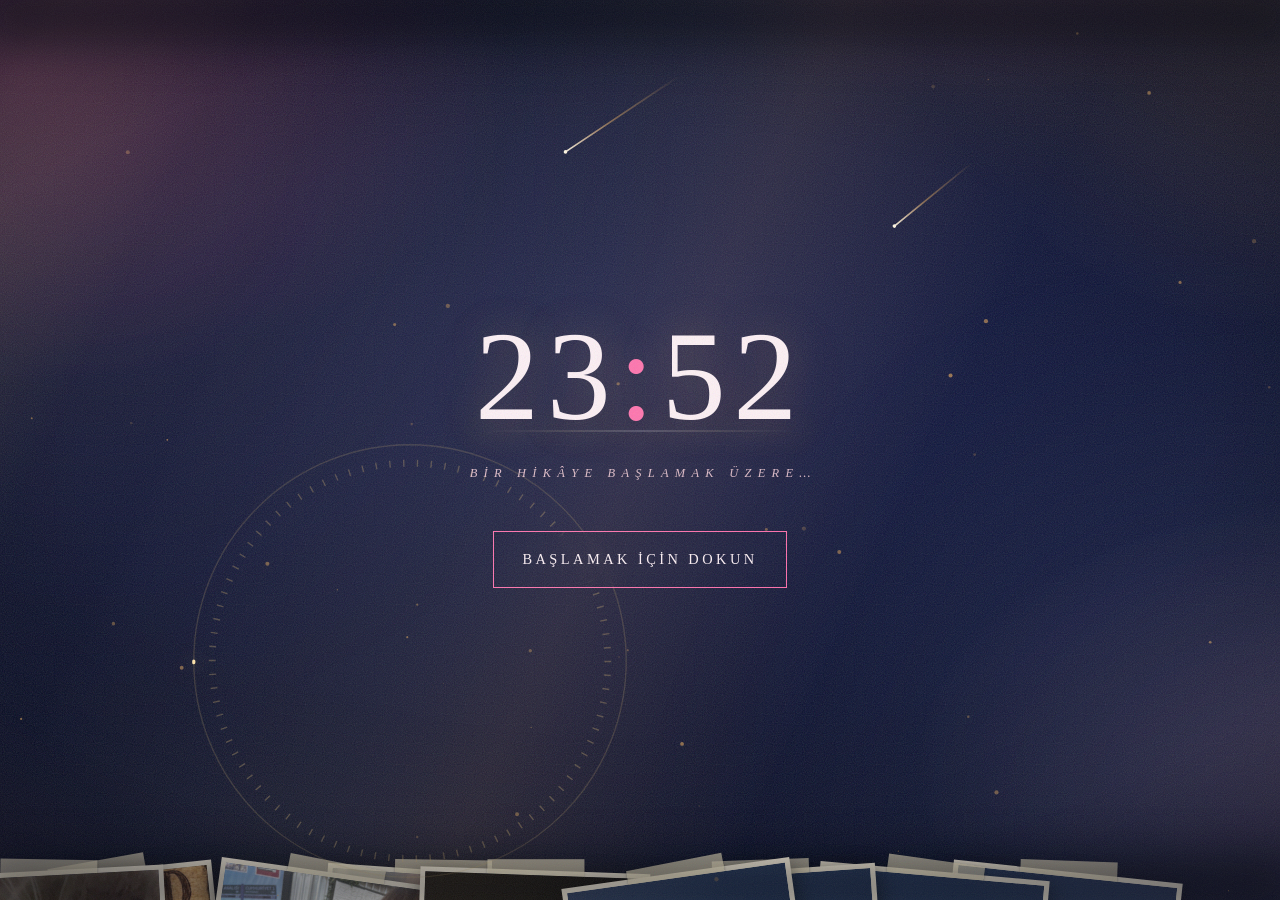
<file: index.html>
<!doctype html>
<html lang="tr">
<head>
<script>/* Hata yakalayıcı: ilk JS hatasını açılış ekranındaki uyarıya yazar */window.__errs=[];addEventListener("error",function(e){window.__errs.push((e.filename||"").split("/").pop().split("?")[0]+":"+e.lineno+" "+e.message)});</script>
<meta charset="utf-8">
<meta name="viewport" content="width=device-width,initial-scale=1,viewport-fit=cover">
<meta name="theme-color" content="#0a0f2c">
<meta name="color-scheme" content="dark">
<meta name="robots" content="noindex,nofollow">
<title>A Story Worth Remembering</title>
<style>html,body{background:#0a0f2c;color:#f4ecdc}</style>
<link rel="stylesheet" href="style.css?v=22">
<link rel="stylesheet" href="extra.css?v=22">
<link rel="stylesheet" href="shitpost.css?v=22">
<link rel="stylesheet" href="shitpost2.css?v=22">
<link rel="stylesheet" href="mood.css?v=23">
<link rel="stylesheet" href="tema.css?v=22">
<link rel="stylesheet" href="exp.css?v=1">
<link rel="stylesheet" href="lab.css?v=1">
<link rel="stylesheet" href="exe.css?v=1">
<link rel="stylesheet" href="gallery.css?v=1">
</head>
<body class="locked">
<div id="intro" role="status" aria-label="Açılış">
  <div class="ifx" aria-hidden="true"><i class="ia ia1"></i><i class="ia ia2"></i><i class="ibeam"></i><i class="iflare"></i><i class="ighost g1"></i><i class="ighost g2"></i><i class="ighost g3"></i><i class="iflash"></i><i class="iv"></i></div>
  <svg class="iring" viewBox="0 0 200 200" aria-hidden="true" style="position:absolute;left:50%;top:calc(50% - 1.2rem);width:min(90vw,460px);transform:translate(-50%,-50%) rotate(-90deg);pointer-events:none;z-index:1"><circle class="r0" cx="100" cy="100" r="94" fill="none"/><circle class="r1" id="ring" cx="100" cy="100" r="94" pathLength="100" fill="none"/><circle class="r2" cx="100" cy="100" r="86" fill="none"/></svg>
  <div class="clock" id="clock" aria-hidden="true"><span>23</span><i>:</i><span>52</span></div>
  <p class="introtxt">Bir hikâye başlamak üzere…</p>
  <p class="introhint" id="hint" hidden>Başlamak için dokun</p>
</div>
<noscript><style>#intro{display:none}.hero>*{opacity:1!important}</style></noscript>
<canvas id="dust" aria-hidden="true"></canvas>
<div class="grain" aria-hidden="true"></div>
<div class="leak" aria-hidden="true"></div>
<div class="vignette" aria-hidden="true"></div>
<div class="bars" aria-hidden="true"><b class="iris"></b><b class="burn"></b><b class="leakA"></b><b class="leakB"></b><p class="bcard"></p><i></i><i></i></div>

<main>
  <!-- BÖLÜM 01 -->
  <section id="ch1" class="hero">
    <div class="hero-fx" aria-hidden="true"><i class="aur a1"></i><i class="aur a2"></i><i class="rays"></i><i class="beam"></i><i class="gh g1"></i><i class="gh g2"></i><i class="gh g3"></i><i class="lens"></i><i class="hv"></i><i class="lbt"></i><i class="lbb"></i></div>
    <p class="kick" id="kick"></p>
    <h1 id="name"></h1>
    <div class="rule" aria-hidden="true"></div>
    <p class="meta" id="meta"></p>
    <blockquote id="quote"></blockquote>
    <div class="cta">
      <svg class="bunny" viewBox="0 0 80 60" aria-hidden="true">
        <g class="ear ear1"><ellipse cx="28" cy="16" rx="7" ry="16" fill="#f4ecdc"/><ellipse cx="28" cy="17" rx="3.4" ry="11" fill="#e3b5b5"/></g>
        <g class="ear ear2"><ellipse cx="52" cy="16" rx="7" ry="16" fill="#f4ecdc"/><ellipse cx="52" cy="17" rx="3.4" ry="11" fill="#e3b5b5"/></g>
        <circle cx="40" cy="44" r="18" fill="#f4ecdc"/>
        <circle class="eye" cx="33" cy="42" r="2" fill="#0a0f2c"/><circle class="eye" cx="47" cy="42" r="2" fill="#0a0f2c"/>
        <ellipse cx="29" cy="48" rx="3.4" ry="2.2" fill="#e3b5b5" opacity=".7"/><ellipse cx="51" cy="48" rx="3.4" ry="2.2" fill="#e3b5b5" opacity=".7"/>
        <ellipse cx="40" cy="47" rx="2.3" ry="1.7" fill="#d99a9a"/>
      </svg>
      <span class="sp sp1" aria-hidden="true">✨</span><span class="sp sp2" aria-hidden="true">🤍</span><span class="sp sp3" aria-hidden="true">🌙</span><span class="sp sp4" aria-hidden="true">⭐</span>
      <button id="start" class="btn" type="button">Başla</button>
    </div>
  </section>

  <div id="story" hidden>
    <section id="ch2"><h2 tabindex="-1">Anılarımız</h2>
      <p class="sub">Her kare, sıradan bir günün unutulmaz hâli.</p>
      <div id="memories">
        <div class="reel" id="reel" aria-live="polite"></div>
        <div class="flash" id="flash" aria-hidden="true"></div>
        <p class="counter" id="counter"></p>
        <div class="strip" id="strip" aria-hidden="true"></div>
        <button class="tap" id="next" type="button">Dokun · sonraki kare</button>
      </div>
    </section>
    <section id="ch3"><h2>Küçük Anlar</h2><p class="holdhint" id="holdhint">Ekrana basılı tut · yavaşça aksın</p><div id="gallery"></div>
      <button class="tap cont" id="to4" type="button">Devam et →</button>
    </section>
    <section id="ch35" hidden>
      <p class="mood-eyebrow">Bir sonraki durak</p>
      <h2 tabindex="-1">Ruh Hali Laboratuvarı</h2>
      <div class="mood-radar" aria-hidden="true"><img id="moodPhoto" alt=""><i></i><i></i><i></i></div>
      <p class="sub">Aranıyor dosyası kapandı. Şimdi sıra şüphelinin ruh hâlinde.</p>
      <button class="btn mood-go" id="to36" type="button">Ölçüme geç →</button>
    </section>
    <section id="ch36" hidden>
      <button class="tap mood-back" id="moodBackTop" type="button">← Ara durağa dön</button>
      <h2 tabindex="-1">Ölçüm Odası</h2>
      <div id="moodHost"></div>
      <div class="mood-nav">
        <button class="tap mood-back" id="moodBackBot" type="button">← Geri dön</button>
        <button class="btn" id="to4m" type="button" hidden>Devam et →</button>
      </div>
    </section>
    <section id="ch4" hidden><h2 tabindex="-1">Bilmeni İstediklerim</h2>
      <div id="sky">
        <div class="twinkles" id="twinkles" aria-hidden="true"></div>
        <div class="glass" id="glass" aria-label="Cam çerçevede süzülen anılar">
          <svg class="glines" id="glines" viewBox="0 0 100 100" preserveAspectRatio="none" aria-hidden="true"></svg>
        </div>
        <div class="note" id="note" aria-live="polite"></div>
        <p class="counter" id="c4count"></p>
        <button class="tap" id="c4next" type="button">Dokun · ilk kareyi uyandır</button>
        <button class="tap cont" id="to5" type="button" hidden>Devam et →</button>
      </div>
    </section>
    <section id="ch45" hidden><h2 tabindex="-1">Akıp Giden Kareler</h2>
      <p class="sub">Eski bir makara gibi, hiç durmadan.</p>
      <div class="projector" id="projector" aria-label="Akan film şeridi">
        <div class="film" id="film1"></div>
        <div class="film rev" id="film2"></div>
      </div>
      <p class="holdhint" id="rhint">Basılı tut · makara dursun</p>
      <button class="tap cont" id="to46" type="button" hidden>Devam et →</button>
    </section>
    <section id="ch46" hidden><h2 tabindex="-1">Karanlık Odadan</h2>
      <p class="sub">Bir kareye dokun · yakından bak.</p>
      <div class="table" id="table"></div>
      <button class="tap cont" id="to5m" type="button" hidden>Devam et →</button>
    </section>
    <section id="ch5"><h2>Hira İçin Bir Mektup</h2>
      <div class="envwrap" id="envwrap">
        <button id="envelope" class="env" type="button" aria-expanded="false" aria-label="Mektubu aç">
          <span class="flap"></span><span class="seal">H</span>
        </button>
        <p class="envhint" id="envhint">Mektubu açmak için dokun</p>
      </div>
      <article id="paper" class="paper" hidden></article>
      <button class="tap cont" id="to6" type="button" hidden>Devam et →</button>
    </section>
    <section id="ch6" class="finale"><h2>Son Sahne</h2>
      <div class="stage" id="stage">
        <canvas id="cakeGlow" aria-hidden="true"></canvas>
        <canvas id="cakeCv" role="img" aria-label="Yanan mumlu doğum günü pastası"></canvas>
      </div>
      <p class="spinhint" id="spinhint" hidden>Pastayı çevirmek için sürükle</p>
      <button id="blow" class="btn" type="button">Mumu üfle</button>
      <div id="wish" class="wish"></div>
      <div id="closing" class="closing"><p>— SON —</p><small>Sting · Shape of My Heart</small><button class="btn" type="button" id="again">Başa dön</button></div>
    </section>
  </div>
</main>

<div id="lb" class="lb" role="dialog" aria-modal="true" aria-label="Fotoğraf görüntüleyici" hidden>
  <button class="lbx" id="lbx" type="button" aria-label="Kapat">✕</button>
  <div class="lbbox"><button type="button" id="lbp" aria-label="Önceki">‹</button><figure><img id="lbi" alt=""><figcaption id="lbc"></figcaption></figure><button type="button" id="lbn" aria-label="Sonraki">›</button></div>
</div>

<div id="pins" class="pins" role="dialog" aria-modal="true" aria-label="Fotoğrafa yakından bak" hidden><figure><img id="pinimg" alt=""><figcaption id="pincap"></figcaption></figure></div>

<audio id="bgm" loop preload="none" playsinline></audio>
<div id="mframe" class="mframe" hidden></div>

<script src="content.js?v=22"></script>
<script src="fx.js?v=22"></script>
<script src="cakea.js?v=22"></script>
<script src="cakeb.js?v=22"></script>
<script src="cakec.js?v=22"></script>
<script src="app.js?v=22"></script>
<script src="finale.js?v=22"></script>
<script src="extra.js?v=22"></script>
<script src="shitpost.js?v=22"></script>
<script src="shitpost2.js?v=22"></script>
<script src="shitpost3.js?v=22"></script>
<script src="exp.js?v=1"></script>
<script src="lab.js?v=1"></script>
<script src="exe.js?v=1"></script>
<script src="gallery.js?v=1"></script>
<script src="mood.js?v=24"></script>
<script>/* Eksik ya da yarım kalmış dosya varsa açılış ekranında hangisi olduğunu yazar */
setTimeout(function(){var ok=window.__ok||[],miss=["cakea","cakeb","cakec","app","finale","extra","shitpost","shitpost2","shitpost3","exp","lab","exe","gallery","mood"].filter(function(n){return ok.indexOf(n)<0});
if(miss.length){var h=document.getElementById("hint");h.hidden=false;h.textContent="Eksik ya da yarım dosya: "+miss.join(".js, ")+".js";if(window.__errs&&window.__errs.length)h.textContent+="  ["+window.__errs[0]+"]";}},2500);</script>
</body>
                                            </html>
</file>
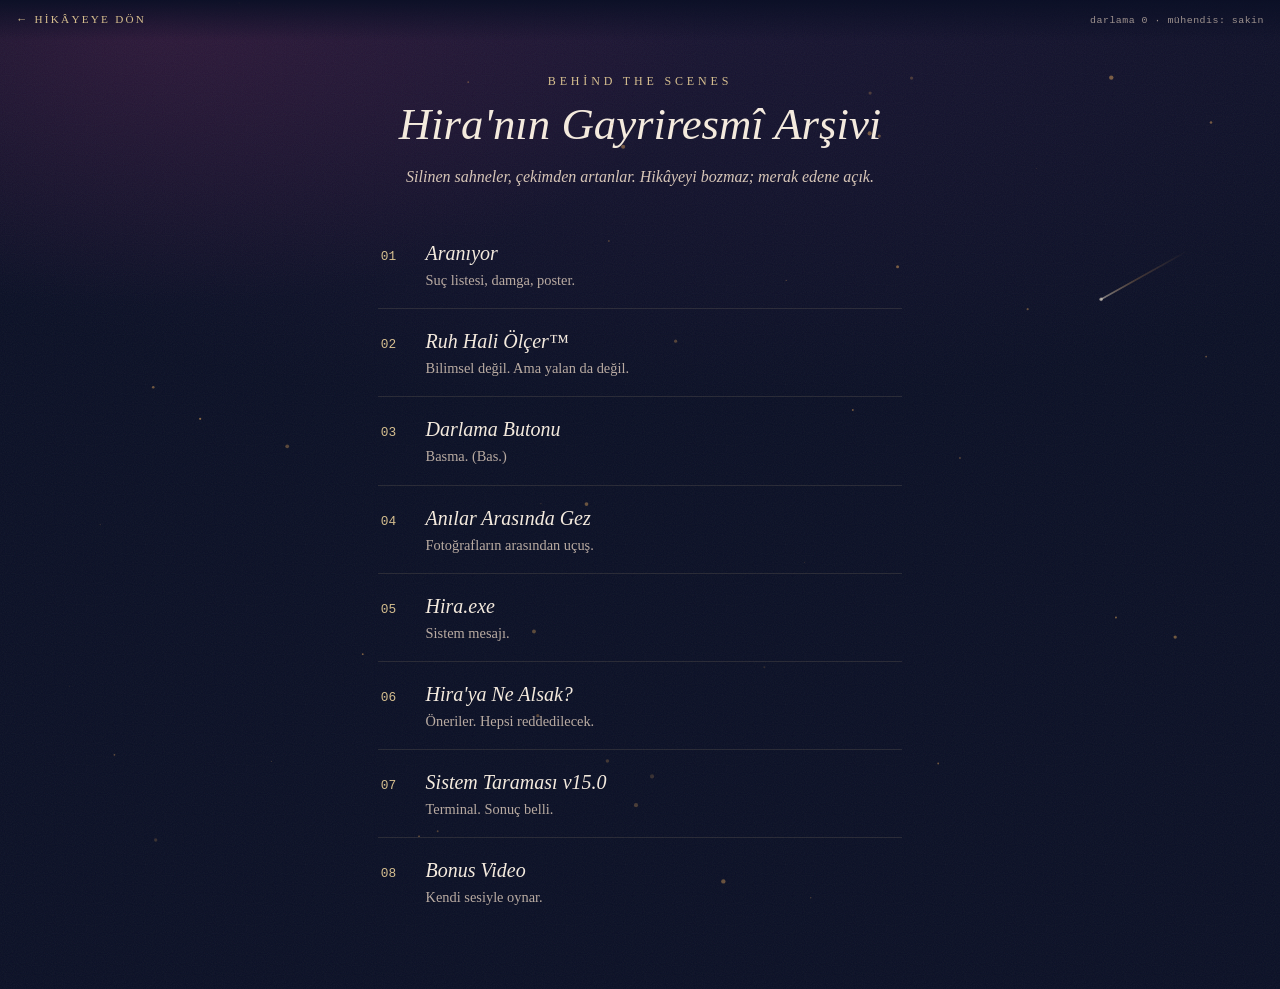
<file: extras.html>
<!doctype html>
<html lang="tr">
<head>
<meta charset="utf-8">
<meta name="viewport" content="width=device-width,initial-scale=1,viewport-fit=cover">
<meta name="theme-color" content="#0b1026">
<meta name="color-scheme" content="dark">
<meta name="robots" content="noindex,nofollow">
<title>Behind the Scenes — Hira'nın Gayriresmî Arşivi</title>
<style>html,body{background:#0b1026;color:#f6ecdf}</style>
<link rel="stylesheet" href="extras.css?v=1">
</head>
<body>
<canvas id="dust" aria-hidden="true"></canvas>
<div class="grain" aria-hidden="true"></div>
<nav class="top"><a href="index.html">← Hikâyeye dön</a><span class="chip" id="chip" aria-hidden="true">darlama 0 · mühendis: sakin</span></nav>
<main class="wrap">
  <header id="head">
    <p class="kick">Behind the Scenes</p>
    <h1>Hira'nın Gayriresmî Arşivi</h1>
    <p class="lead">Silinen sahneler, çekimden artanlar. Hikâyeyi bozmaz; merak edene açık.</p>
  </header>
  <ol class="menu" id="menu"></ol>
  <section class="panel" id="panel" hidden>
    <button class="back" type="button" id="back">← Arşive dön</button>
    <h2 id="ptitle"></h2>
    <p class="psub" id="psub"></p>
    <div id="pbody"></div>
  </section>
</main>
<script src="content.js"></script>
<script src="fx.js"></script>
<script src="extras.js"></script>
</body>
</html>
</file>
<file: style.css>
:root{--navy:#0b1426;--navy2:#14233f;--gold:#c9a96a;--ivory:#f4ecdc;--beige:#cdbfa5;--amber:#e0a458;--rose:#b98b8b;
--serif:"Cormorant Garamond","Playfair Display",Georgia,"Times New Roman",serif;
--hand:"Segoe Script","Bradley Hand","Snell Roundhand","Lucida Handwriting","Comic Sans MS",cursive}
*{box-sizing:border-box;margin:0;padding:0}
html{scroll-behavior:smooth;overflow-x:hidden}
body{background:radial-gradient(120% 70% at 50% 0,var(--navy2),var(--navy) 62%) fixed;color:var(--ivory);font:400 1.1rem/1.65 var(--serif);overflow-x:hidden;min-height:100svh}
body.locked{overflow:hidden;height:100svh}
button{font:inherit;color:inherit;cursor:pointer}
img{max-width:100%;display:block}
:focus-visible{outline:2px solid var(--amber);outline-offset:3px}
#dust{position:fixed;inset:0;width:100vw;height:100svh;pointer-events:none;z-index:101}
.grain{position:fixed;inset:-50%;pointer-events:none;z-index:102;opacity:.09;animation:gr 1s steps(4) infinite;
background-image:url("data:image/svg+xml;utf8,<svg xmlns='http://www.w3.org/2000/svg' width='160' height='160'><filter id='n'><feTurbulence type='fractalNoise' baseFrequency='.9' numOctaves='2'/></filter><rect width='100%' height='100%' filter='url(%23n)'/></svg>")}
@keyframes gr{to{transform:translate(-3%,2%)}}
.bars i{position:fixed;left:0;right:0;height:0;background:#04070d;z-index:120;pointer-events:none}
.bars i:first-of-type{top:0}.bars i:last-of-type{bottom:0}
.bars.go i{animation:bar 2.3s cubic-bezier(.65,0,.35,1)}
@keyframes bar{0%,100%{height:0}35%,65%{height:51vh}}
section{position:relative;z-index:2;padding:clamp(4rem,14vh,8rem) 1.25rem;max-width:1000px;margin:auto}
.kick{font-size:.78rem;letter-spacing:.32em;text-transform:uppercase;color:var(--gold);text-align:center}
h2{font-weight:400;font-style:italic;font-size:clamp(2rem,8vw,3.4rem);text-align:center;margin:.4rem 0 2.6rem;line-height:1.15}
.btn{border:1px solid var(--gold);background:transparent;padding:.85rem 1.8rem;min-height:48px;letter-spacing:.14em;text-transform:uppercase;font-size:.85rem;color:var(--ivory);transition:.4s}
.btn:hover{background:var(--gold);color:var(--navy)}
.btn:disabled{opacity:.4;pointer-events:none}
.hero{min-height:100svh;display:flex;flex-direction:column;align-items:center;justify-content:center;text-align:center;gap:1rem;padding-top:max(2rem,env(safe-area-inset-top))}
.hero[hidden]{display:none}
h1{font-weight:400;font-size:clamp(4.2rem,24vw,11rem);letter-spacing:.2em;padding-left:.2em;line-height:1;background:linear-gradient(180deg,var(--ivory),var(--gold) 80%);-webkit-background-clip:text;background-clip:text;color:transparent;max-width:100%}
blockquote{max-width:30ch;font-style:italic;font-size:1.25rem;color:var(--beige);margin:1.2rem 0 1.5rem}
@keyframes up{from{opacity:0;transform:translateY(18px)}to{opacity:1;transform:none}}
.reveal{opacity:0;transform:translateY(34px);filter:blur(6px);transition:opacity 1.2s,transform 1.2s,filter 1.2s}
.reveal.in{opacity:1;transform:none;filter:none}
.pol{position:relative;display:block;width:100%;break-inside:avoid;margin:0 0 1.2rem;background:var(--ivory);color:#1b2438;border:0;padding:9px 9px 12px;transform:rotate(var(--r));box-shadow:0 10px 30px #0008;transition:opacity 1.2s,filter 1.2s,transform .5s,box-shadow .4s;text-align:center}
.pol:hover,.pol:focus-visible{transform:rotate(0) scale(1.04);box-shadow:0 18px 40px #000a;z-index:3;position:relative}
.pol img{width:100%;height:auto;background:#222}
.pol span{display:block;margin-top:.55rem;font:.9rem/1.3 var(--hand);overflow-wrap:anywhere}
.lb{position:fixed;inset:0;z-index:60;background:#050912f2;display:flex;align-items:center;justify-content:center;padding:3.5rem .5rem 1rem}
.lb[hidden]{display:none}
.lbbox{display:flex;align-items:center;gap:.2rem;width:100%;max-width:900px}
.lbbox figure{flex:1;min-width:0;text-align:center}
.lbbox img{margin:auto;max-height:76svh;object-fit:contain}
.lbbox figcaption{margin-top:.8rem;font-style:italic;color:var(--beige)}
.lbbox button,.lbx{background:none;border:0;font-size:2.4rem;min-width:44px;min-height:48px;color:var(--gold)}
.lbx{position:absolute;top:max(.6rem,env(safe-area-inset-top));right:.8rem;font-size:1.6rem}
.env{display:block;position:relative;margin:1rem auto;width:min(86vw,360px);aspect-ratio:3/2;border:0;background:linear-gradient(160deg,#d9ccb2,var(--beige));box-shadow:0 20px 50px #000a;color:#3a2f2a;transition:opacity .8s,transform .8s}
.env::before{content:"";position:absolute;inset:0;background:#c3b394;clip-path:polygon(0 100%,50% 38%,100% 100%)}
.flap{position:absolute;top:0;left:0;right:0;height:62%;background:#bfae90;clip-path:polygon(0 0,100% 0,50% 100%);transform-origin:top;transition:transform .9s;z-index:2}
.env.open .flap{transform:rotateX(180deg);z-index:0}
.seal{position:absolute;left:50%;top:50%;translate:-50% -50%;width:54px;height:54px;border-radius:50%;background:radial-gradient(circle at 35% 30%,#d9a0a0,#8f5a62);display:grid;place-items:center;z-index:3;font:italic 1.5rem var(--serif);color:#f4ecdc;transition:opacity .4s}
.env.open .seal{opacity:0}
.env:not(.open){animation:float 3.5s ease-in-out infinite}
@keyframes float{50%{transform:translateY(-8px)}}
.env.gone{opacity:0;transform:scale(.9) translateY(30px);pointer-events:none;position:absolute;visibility:hidden}
.paper{max-width:560px;margin:auto;background:linear-gradient(#f7f0e1,#efe5cf);color:#2a2536;padding:1.5rem 1.2rem;box-shadow:0 24px 60px #000b;font:1rem/1.7 var(--hand);overflow-wrap:anywhere}
.paper[hidden]{display:none}
.paper p{opacity:0;margin-bottom:.7rem}
.paper.on p{animation:up .9s calc(var(--d)*.55s) both}
.paper .to{font-size:1.15rem}.paper .sign{text-align:right;margin-top:1rem}
.finale{text-align:center;padding-bottom:20vh}
.stage{position:relative;width:min(94vw,560px);margin:0 auto 1.4rem}
.stage canvas{display:block;width:100%;height:auto}
#cakeGlow{position:absolute;left:0;top:0;height:100%!important;filter:blur(9px) brightness(1.5);opacity:.75;pointer-events:none}
#cakeCv{position:relative}
#blow{opacity:0;visibility:hidden;transition:opacity 1.2s,visibility 1.2s,background .4s,color .4s}
#blow.show{opacity:1;visibility:visible}
.wish{display:none}.wish.on{display:block}
.wish figure{max-width:380px;margin:1rem auto 2rem}
.wish img{width:100%;height:auto;outline:1px solid #c9a96a66;outline-offset:8px;box-shadow:0 20px 60px #000a}
.wish figcaption{margin-top:1.1rem;font-style:italic;color:var(--beige)}
.wish h3{font-weight:400;font-style:italic;font-size:clamp(1.8rem,7vw,2.8rem);background:linear-gradient(var(--ivory),var(--gold));-webkit-background-clip:text;background-clip:text;color:transparent;opacity:0;animation:up 2s forwards}
.wish h3+h3{animation-delay:1.4s;font-size:clamp(1.3rem,5vw,1.9rem);margin-top:.4rem}
.wish figure{opacity:0;animation:up 2s .7s forwards}
.closing{opacity:0;visibility:hidden;margin-top:5rem;transition:opacity 3s;display:flex;flex-direction:column;align-items:center;gap:1rem}
.closing.on{opacity:1;visibility:visible}
.closing p{letter-spacing:.6em;color:var(--gold)}.closing small{color:var(--beige);letter-spacing:.2em}
@media(prefers-reduced-motion:reduce){*{animation-duration:.01s!important;animation-delay:0s!important;animation-iteration-count:1!important;transition-duration:.01s!important}.grain{display:none}}
#intro{position:fixed;inset:0;z-index:100;background:radial-gradient(90% 60% at 50% 40%,#14233f,#0b1426 70%);display:flex;flex-direction:column;align-items:center;justify-content:center;gap:1.4rem;padding:1rem;transition:opacity 1.4s ease,visibility 1.4s}
#intro.out{opacity:0;visibility:hidden}
#intro[hidden]{display:none}
.clock{font:400 clamp(3.6rem,22vw,8rem)/1 var(--serif);font-variant-numeric:tabular-nums;letter-spacing:.06em;color:var(--ivory);text-shadow:0 0 40px #e0a45833;transition:color 1s,text-shadow 1s;white-space:nowrap}
.clock i{font-style:normal;color:var(--gold);animation:blink 1s steps(2) infinite}
.clock span.c{animation:tk .7s both}
.clock.zero{color:var(--gold);text-shadow:0 0 60px #e0a458aa}
.introtxt{font-style:italic;color:var(--beige);letter-spacing:.08em;text-align:center}
@keyframes tk{from{opacity:0;transform:translateY(.25em)}to{opacity:1;transform:none}}
@keyframes blink{50%{opacity:.25}}
.hero>*{opacity:0}
body.ready .hero>*{animation:up 2s both}
body.ready .hero h1{animation-duration:2.4s;animation-delay:.6s}
body.ready .hero .rule{animation-delay:1.2s}
body.ready .hero blockquote{animation-delay:1.7s}
body.ready .hero .cta{animation-delay:3s}
.rule{width:64px;height:1px;background:linear-gradient(90deg,transparent,var(--gold),transparent);margin:.4rem 0}
.introhint{margin-top:1.6rem;padding:.95rem 1.8rem;border:1px solid var(--gold);font-size:.9rem;letter-spacing:.24em;text-transform:uppercase;color:var(--ivory);text-align:center;animation:hintpulse 1.8s ease-in-out infinite}
@keyframes hintpulse{0%,100%{opacity:1;box-shadow:0 0 0 0 #e0a45855}50%{opacity:.7;box-shadow:0 0 22px 2px #e0a45833}}
.introhint[hidden]{display:none}
#intro{animation:failsafe .8s 24s forwards}
#intro.waiting{animation:none}
@keyframes failsafe{to{opacity:0;visibility:hidden;pointer-events:none}}
.hero>*{animation:up 1s 24s both}
.hero::before{content:"";position:absolute;left:50%;top:40%;width:min(95vw,560px);aspect-ratio:1;translate:-50% -50%;background:radial-gradient(circle,#e0a45833,transparent 65%);animation:breathe 6s ease-in-out infinite;pointer-events:none;z-index:-1}
@keyframes breathe{50%{scale:1.15;opacity:.6}}
.cta{position:relative;display:inline-block;margin-top:2.8rem}
#start{position:relative;z-index:1;background:var(--navy);overflow:hidden;animation:bob 2.8s ease-in-out infinite}
#start::after{content:"";position:absolute;top:0;left:-60%;width:40%;height:100%;background:linear-gradient(100deg,transparent,#f4ecdc55,transparent);transform:skewX(-20deg);animation:shine 3.6s ease-in-out infinite}
@keyframes bob{50%{transform:translateY(-5px)}}
@keyframes shine{0%,60%{left:-60%}100%{left:130%}}
.bunny{position:absolute;left:50%;bottom:calc(100% - 22px);width:78px;translate:-50% 0;z-index:0;animation:peek 4.2s ease-in-out infinite;pointer-events:none}
@keyframes peek{0%,100%{transform:translateY(8px)}50%{transform:translateY(-4px)}}
.ear{transform-box:fill-box;transform-origin:50% 100%;animation:wig 3.2s ease-in-out infinite}
.ear2{animation-delay:-1.4s}
@keyframes wig{0%,100%{transform:rotate(-5deg)}50%{transform:rotate(6deg)}}
.eye{transform-box:fill-box;transform-origin:center;animation:blk 4.5s infinite}
@keyframes blk{0%,92%,100%{transform:scaleY(1)}95%{transform:scaleY(.1)}}
.sp{position:absolute;font-size:1.1rem;pointer-events:none;animation:flt 3.4s ease-in-out infinite}
.sp1{left:8%;top:-1.5rem}.sp2{right:8%;top:-1.7rem;animation-delay:-1s}.sp3{left:4%;bottom:-1.6rem;animation-delay:-2s}.sp4{right:4%;bottom:-1.5rem;animation-delay:-.5s}
@keyframes flt{0%,100%{transform:translateY(0) rotate(0)}50%{transform:translateY(-8px) rotate(12deg)}}
h2::after{content:"";display:block;width:0;height:1px;margin:.9rem auto 0;background:linear-gradient(90deg,transparent,var(--gold),transparent);transition:width 1.8s .4s}
h2.in::after{width:90px}
.pol::before{content:"";position:absolute;top:-10px;left:50%;width:64px;height:20px;translate:-50% 0;rotate:-3deg;background:#c9a96acc;box-shadow:0 1px 3px #0005}
.pol.reveal{transform:rotate(var(--r)) translateY(36px) scale(.9)}
.pol.reveal.in{transform:rotate(var(--r));transition-delay:calc(var(--i)*.1s)}
.pol.reveal.in:hover,.pol.reveal.in:focus-visible{transform:rotate(0) scale(1.05);transition-delay:0s}
#ch2{min-height:100svh;display:flex;flex-direction:column;justify-content:center;padding-top:clamp(2.5rem,8vh,4rem);padding-bottom:clamp(2rem,6vh,3rem);cursor:pointer;-webkit-tap-highlight-color:transparent;user-select:none}
#ch2 h2{margin-bottom:1.2rem}
.sub{text-align:center;font-style:italic;color:var(--beige);font-size:1rem;margin-bottom:1.2rem}
#memories{position:relative;display:flex;flex-direction:column;align-items:center}
.reel{position:relative;width:100%;display:grid;place-items:center;min-height:50svh}
.frame{grid-area:1/1;margin:0;text-align:center;max-width:100%}
.frame img{margin:auto;width:auto;max-width:100%;max-height:46svh;box-shadow:0 20px 60px #0009;outline:1px solid #c9a96a55;outline-offset:8px;background:var(--navy2)}
.frame figcaption{margin-top:1.3rem;font-style:italic;color:var(--beige);overflow-wrap:anywhere}
.frame.enter{animation:develop .8s cubic-bezier(.2,.7,.2,1) both}
.frame.leave{animation:leaveF .3s ease-in forwards;pointer-events:none}
@keyframes develop{from{opacity:0;filter:blur(14px) brightness(.3) sepia(1);transform:translateY(24px) scale(1.12) rotate(var(--tilt))}60%{opacity:1}to{opacity:1;filter:none;transform:none}}
@keyframes leaveF{to{opacity:0;filter:blur(8px) brightness(1.6);transform:translateX(-40px) rotate(-3deg) scale(.96)}}
.flash{position:fixed;inset:0;pointer-events:none;z-index:4;opacity:0;background:radial-gradient(circle at 30% 40%,#e0a458bb,transparent 60%)}
.flash.go{animation:leak .9s ease-out}
@keyframes leak{0%{opacity:0}25%{opacity:.8}100%{opacity:0}}
.counter{margin-top:1.4rem;letter-spacing:.4em;font-size:.8rem;color:var(--gold)}
.strip{display:flex;gap:.45rem;justify-content:center;margin-top:.8rem}
.strip i{width:18px;height:12px;border:1px solid var(--gold);border-radius:2px;opacity:.4;transition:.4s}
.strip i.on{background:var(--gold);opacity:1;transform:scale(1.15)}
.tap{background:none;border:0;margin-top:1rem;min-height:48px;letter-spacing:.22em;font-size:.8rem;text-transform:uppercase;color:var(--gold);animation:pulse 2s ease-in-out infinite}
@keyframes pulse{50%{opacity:.45}}
#story section[hidden]{display:none}
.cont{display:block;margin:3.5rem auto 0}
.cont[hidden]{display:none}
#gallery{display:flex;flex-direction:column;gap:clamp(1.8rem,8vh,3.6rem);padding:1rem .6rem}
#gallery .pol{width:min(74%,340px);margin:0;animation:none;translate:var(--px,0px) 0;
  transition:opacity .8s cubic-bezier(.2,.7,.2,1),filter .8s,transform .9s cubic-bezier(.2,.7,.2,1),box-shadow .4s}
#gallery .pol:nth-child(odd){align-self:flex-start}
#gallery .pol:nth-child(even){align-self:flex-end}
#gallery .pol.reveal{opacity:0;filter:blur(10px) brightness(.4) sepia(.9);transform:translateX(var(--from,0px)) rotate(calc(var(--r) * 3)) scale(.9)}
#gallery .pol.reveal.in{opacity:1;filter:none;transform:rotate(var(--r));transition-delay:0s}
#gallery .pol.reveal.in:hover,#gallery .pol.reveal.in:focus-visible{transform:rotate(0) scale(1.04)}
#ch4{min-height:100svh;display:flex;flex-direction:column;justify-content:center;cursor:pointer;-webkit-tap-highlight-color:transparent;user-select:none;padding-top:clamp(2.5rem,8vh,4rem);padding-bottom:clamp(2rem,6vh,3rem)}
#ch4 h2{margin-bottom:1rem}
#sky{position:relative;display:flex;flex-direction:column;align-items:center}
.twinkles{position:absolute;inset:-10% -5%;pointer-events:none}
.twinkles i{position:absolute;width:var(--s);height:var(--s);border-radius:50%;background:var(--ivory);opacity:.15;animation:twk 3.6s var(--d) ease-in-out infinite}
@keyframes twk{50%{opacity:.9}}
#moon{position:relative;width:min(78vw,340px);height:auto;overflow:visible}
.mghost{fill:none;stroke:var(--gold);stroke-opacity:.2;stroke-width:1;stroke-dasharray:2 5}
.mpath{fill:none;stroke:var(--gold);stroke-width:1.6;stroke-linecap:round;stroke-linejoin:round;transition:stroke-dashoffset 1.6s cubic-bezier(.4,0,.2,1),filter 1.5s}
.mfill{fill:#e0a458;fill-opacity:0;transition:fill-opacity 2.4s 1.2s}
#moon.done .mfill{fill-opacity:.2}
#moon.done .mpath{filter:drop-shadow(0 0 7px #e0a458)}
.star .halo{fill:#e0a458;opacity:0;transform-box:fill-box;transform-origin:center;transition:opacity .8s}
.star .core{fill:var(--ivory);opacity:.35;transform-box:fill-box;transform-origin:center;transition:.8s}
.star:not(.lit) .core{animation:twk 2.4s ease-in-out infinite}
.star.lit .halo{opacity:.28;animation:halo 2.4s ease-in-out infinite}
.star.lit .core{opacity:1;fill:#ffd27a;transform:scale(1.5)}
@keyframes halo{50%{transform:scale(1.5);opacity:.12}}
.note{min-height:7.5rem;max-width:30ch;margin-top:1.2rem;text-align:center}
.n1{font-size:1.35rem;font-style:italic}
.n2{margin-top:.4rem;font-size:1rem;color:var(--beige)}
.note.on .n1{animation:up 1.2s both}
.note.on .n2{animation:up 1.2s .5s both}
.leak{position:fixed;inset:-20%;pointer-events:none;z-index:103;mix-blend-mode:screen;opacity:.5;
  background:radial-gradient(40% 35% at 15% 20%,#e0a45855,transparent 70%),radial-gradient(35% 30% at 90% 75%,#b98b8b44,transparent 70%),radial-gradient(30% 25% at 70% 5%,#c9a96a33,transparent 70%);
  animation:leakmove 14s ease-in-out infinite alternate}
@keyframes leakmove{0%{transform:translate(-4%,-2%) scale(1);opacity:.3}50%{opacity:.65}100%{transform:translate(5%,3%) scale(1.15);opacity:.4}}
.vignette{position:fixed;inset:0;pointer-events:none;z-index:103;background:radial-gradient(120% 90% at 50% 50%,transparent 55%,#02050bcc 100%)}
h2::before{content:"";display:block;width:min(150px,45%);height:9px;margin:0 auto .9rem;opacity:.5;background:linear-gradient(90deg,var(--gold) 0 6px,transparent 6px) 0 0/12px 100% repeat-x}
.frame img,.pol img,.wish img,.lbbox img{filter:sepia(.22) contrast(1.05) saturate(.92)}
.envwrap{display:flex;flex-direction:column;align-items:center}
.envhint{margin-top:2rem;text-align:center;letter-spacing:.26em;font-size:.8rem;text-transform:uppercase;color:var(--gold);animation:pulse 2s ease-in-out infinite;transition:opacity .6s}
.envhint::before,.envhint::after{content:"";display:inline-block;width:22px;height:1px;background:var(--gold);opacity:.6;vertical-align:middle;margin:0 .8rem}
.envwrap.opened .envhint{opacity:0;animation:none}
.env:not(.open) .seal{animation:sealglow 2.6s ease-in-out infinite}
@keyframes sealglow{50%{box-shadow:0 0 24px #d9a0a0aa}}
.holdhint{margin:-1.4rem 0 1.6rem;text-align:center;letter-spacing:.22em;font-size:.78rem;text-transform:uppercase;color:var(--gold);animation:pulse 2s ease-in-out infinite;transition:opacity .8s}
.holdhint.off{opacity:0;animation:none}
#ch3{-webkit-touch-callout:none;-webkit-user-select:none;user-select:none;-webkit-tap-highlight-color:transparent}
#ch3 img{-webkit-touch-callout:none;pointer-events:none}
.cakeerr{padding:2rem 1rem;color:var(--beige);font-style:italic;font-size:.95rem}
.spinhint{margin:-.4rem 0 1.4rem;text-align:center;font-size:.72rem;letter-spacing:.22em;text-transform:uppercase;color:var(--beige);opacity:.7}
.spinhint[hidden]{display:none}
.stage::before{content:'';position:absolute;inset:6% 0 0;background:radial-gradient(50% 45% at 50% 58%,#e0a45855,transparent 72%);opacity:0;transition:opacity 1.6s;pointer-events:none}
.stage.lit::before{opacity:1}
#cakeCv{cursor:grab}
</file>
<file: extra.css>
/* ===== Ek süslemeler (extra.js ile birlikte) ===== */
/* açılış: duvara bantlanmış fotoğraflar, saat ilerledikçe alttan yükselir */
#intro>.clock,#intro>.introtxt,#intro>.introhint{position:relative;z-index:2}
.tapes{position:absolute;inset:0;overflow:hidden;pointer-events:none;z-index:1}
.tp{position:absolute;bottom:0;width:min(var(--w),230px);padding:5px 5px 20px;background:#f3ead7;box-shadow:0 8px 22px #000a;transform-origin:50% 100%;transform:translateY(calc((1 - var(--r,.1)) * 100%)) rotate(var(--rot,0deg));transition:transform 1.3s cubic-bezier(.22,1,.36,1)}
.tp img{display:block;width:100%;aspect-ratio:4/5;object-fit:cover;filter:saturate(.92) brightness(.95);background:linear-gradient(160deg,#243a63,#14233f)}
.tp::before{content:"";position:absolute;left:50%;top:-11px;width:42%;height:22px;margin-left:-21%;background:#f1e4c3aa;box-shadow:0 1px 3px #0005;transform:rotate(var(--tape,-3deg))}
#intro.out .tp{transition-duration:1.4s}

/* final: daha büyük pasta, flama, balonlar, parıltılar */
#ch6{position:relative}
.stage{width:100vw;max-width:640px;margin:0 0 1.2rem 50%;transform:translateX(-50%);z-index:1}
.deco{position:absolute;left:0;top:0;width:100%;height:100svh;overflow:hidden;pointer-events:none;z-index:0}
.flags{position:absolute;left:0;top:0;width:100%;height:84px;transform-origin:50% 0;animation:sway 6s ease-in-out infinite alternate}
.flags+.flags{top:30px;opacity:.7;animation-delay:-2s}
@keyframes sway{to{transform:rotate(.7deg) translateY(2px)}}
.bl{position:absolute;bottom:-18%;left:var(--x);width:var(--s);height:calc(var(--s) * 1.22);border-radius:50% 50% 48% 48%;background:radial-gradient(circle at 32% 28%,#fff9,#fff0 28%),var(--c);opacity:.5;animation:rise var(--t) linear var(--d) infinite;animation-play-state:paused}
.bl::after{content:"";position:absolute;left:50%;top:100%;width:1px;height:70px;background:#cdbfa588}
.deco.on .bl{animation-play-state:running}
@keyframes rise{from{transform:translate(0,0)}25%{transform:translate(10px,-30vh)}50%{transform:translate(-8px,-60vh)}75%{transform:translate(8px,-90vh)}to{transform:translate(0,-125vh)}}
.sp{position:absolute;color:var(--gold);font-size:.95rem;opacity:0;animation:twk2 3s ease-in-out infinite;pointer-events:none}
@keyframes twk2{50%{opacity:.9;transform:scale(1.35)}}

/* ===== Tur 4: sinematik derinlik ===== */
/* pasta: daha büyük, mum yanarken nefes alan ışık */
#ch6{padding-top:clamp(2rem,8vh,4rem)}
.stage{max-width:820px}
.stage::before{inset:-6% -8% 0;background:radial-gradient(54% 52% at 50% 58%,#ffb45899,#e0a45855 42%,transparent 74%)}
.stage.lit::before{opacity:1;animation:cakebreath 5.5s ease-in-out infinite}
@keyframes cakebreath{0%,100%{transform:scale(.94);opacity:.7}50%{transform:scale(1.1);opacity:1}}
#cakeGlow{filter:blur(14px) brightness(1.9) saturate(1.35);opacity:.55;transition:opacity 2s}
.stage.lit #cakeGlow{opacity:.9;animation:glowpulse 5.5s ease-in-out infinite}
@keyframes glowpulse{0%,100%{transform:scale(1);opacity:.65}50%{transform:scale(1.035);opacity:1}}
.stage.lit #cakeCv{animation:cakebreathe 5.5s ease-in-out infinite}
@keyframes cakebreathe{50%{transform:scale(1.012)}}
/* mum yanınca kenarlar kararır, bakış pastaya iner */
.vignette::after{content:"";position:absolute;inset:0;opacity:0;transition:opacity 3s;background:radial-gradient(75% 62% at 50% 56%,transparent 32%,#02050bdd 100%)}
body.cakelit .vignette::after{opacity:1}

/* sahne arası yazısı (perde kapanınca görünür) */
.bcard{position:fixed;inset:0;z-index:121;display:grid;place-items:center;padding:2rem;margin:0;text-align:center;pointer-events:none;opacity:0;font:italic 400 clamp(1.3rem,5.5vw,2rem)/1.4 var(--serif);letter-spacing:.14em;color:var(--gold);text-shadow:0 0 30px #e0a45866}
.bars.go .bcard{animation:bcard 2.8s ease-in-out both}
@keyframes bcard{0%,32%{opacity:0;transform:translateY(8px);filter:blur(6px)}48%,60%{opacity:1;transform:none;filter:none}72%,100%{opacity:0;transform:translateY(-6px);filter:blur(4px)}}

/* daha organik ışık sızıntıları */
.leak{transition:filter 1.4s}
body.sahnede .leak{filter:brightness(1.9) saturate(1.3)}
.leak::before,.leak::after{content:"";position:absolute;inset:0;pointer-events:none}
.leak::before{background:radial-gradient(28% 40% at 85% 12%,#ffb86a44,transparent 70%),radial-gradient(22% 30% at 6% 88%,#e08a7a33,transparent 70%);animation:leak2 19s ease-in-out infinite alternate}
.leak::after{background:linear-gradient(115deg,transparent 30%,#ffd9a022 45%,#ffb86a33 50%,transparent 62%);animation:leak3 23s ease-in-out infinite}
@keyframes leak2{0%{transform:translate(3%,2%) scale(1.1);opacity:.2}50%{opacity:.8}100%{transform:translate(-6%,-3%) scale(.95);opacity:.35}}
@keyframes leak3{0%{transform:translateX(-45%);opacity:0}30%,70%{opacity:.8}100%{transform:translateX(45%);opacity:0}}
/* dokunulan yerde sızan ışık ve altın halka */
.lp{position:fixed;width:70vmax;height:70vmax;translate:-50% -50%;pointer-events:none;z-index:103;mix-blend-mode:screen;background:radial-gradient(circle,var(--c,#ffb86a) 0,transparent 55%);opacity:0;animation:lp 2.2s ease-out forwards}
@keyframes lp{0%{opacity:0;scale:.5}25%{opacity:.3}100%{opacity:0;scale:1.1}}
.halka{position:fixed;width:12px;height:12px;margin:-6px 0 0 -6px;border-radius:50%;border:1px solid #e0a458cc;box-shadow:0 0 14px #e0a45888;pointer-events:none;z-index:104;animation:halka 1.1s ease-out forwards}
@keyframes halka{from{transform:scale(1);opacity:.9}to{transform:scale(11);opacity:0}}

/* ===== Tur 5: çok katmanlı perde ===== */
.bars i:first-of-type{background:linear-gradient(180deg,#02040a,#0b1224)}
.bars i:last-of-type{background:linear-gradient(0deg,#02040a,#0b1224)}
/* şeridin iç kenarında altın kenar ışığı: yalnızca perde hareket ederken görünür */
.bars i::after{content:"";position:absolute;left:0;right:0;height:2px;opacity:0;background:linear-gradient(90deg,transparent,#e0a458,#ffe2a8,#e0a458,transparent);box-shadow:0 0 18px 3px #e0a45888}
.bars i:first-of-type::after{bottom:-1px}.bars i:last-of-type::after{top:-1px}
.bars.go i::after{animation:trim 2.8s ease-in-out}
@keyframes trim{0%,18%,82%,100%{opacity:0}35%,65%{opacity:1}}
/* diyafram (iris): kenarlardan merkeze kapanır */
@property --ir{syntax:'<percentage>';inherits:false;initial-value:150%}
.bars .iris{position:fixed;inset:0;z-index:119;pointer-events:none;opacity:0;background:radial-gradient(circle at 50% 50%,transparent var(--ir),#04070dee calc(var(--ir) + 14%))}
.bars.go .iris{animation:iris 2.8s cubic-bezier(.65,0,.35,1)}
@keyframes iris{0%{--ir:150%;opacity:1}35%,65%{--ir:0%;opacity:1}100%{--ir:150%;opacity:1}}
/* film yanığı: perde tam kapanırken sıcak bir parlama */
.bars .burn{position:fixed;inset:0;z-index:122;pointer-events:none;opacity:0;mix-blend-mode:screen;background:radial-gradient(70% 55% at 50% 50%,#ffcf8a,#e0a458aa 35%,transparent 70%)}
.bars.go .burn{animation:burn 2.8s ease-in-out}
@keyframes burn{0%,36%{opacity:0}46%{opacity:.75}58%{opacity:.15}64%{opacity:.5}78%,100%{opacity:0}}
.bcard{z-index:123}

/* ===== Çerçeve süsleri: vizör köşeleri, film ölçü çizgileri, bokeh ===== */
.vf{position:fixed;inset:0;z-index:104;pointer-events:none;opacity:0;transition:opacity 3s 1s}
body.ready .vf{opacity:1}
.vf i{position:absolute;width:26px;height:26px;border:1px solid #c9a96a99}
.vf .tl{top:calc(14px + env(safe-area-inset-top));left:14px;border-right:0;border-bottom:0}
.vf .tr{top:calc(14px + env(safe-area-inset-top));right:14px;border-left:0;border-bottom:0}
.vf .bl{bottom:calc(14px + env(safe-area-inset-bottom));left:14px;border-right:0;border-top:0}
.vf .br{bottom:calc(14px + env(safe-area-inset-bottom));right:14px;border-left:0;border-top:0}
.vf .tk{position:absolute;top:20%;bottom:20%;width:6px;background:repeating-linear-gradient(180deg,#c9a96a66 0 1px,transparent 1px 14px);-webkit-mask-image:linear-gradient(180deg,transparent,#000 25%,#000 75%,transparent);mask-image:linear-gradient(180deg,transparent,#000 25%,#000 75%,transparent)}
.vf .tk.l{left:7px}.vf .tk.r{right:7px}
.vf .xh{position:absolute;left:50%;width:13px;height:13px;margin-left:-6px;opacity:.7}
.vf .xh::before,.vf .xh::after{content:"";position:absolute;background:#c9a96a}
.vf .xh::before{left:6px;top:0;width:1px;height:13px}.vf .xh::after{top:6px;left:0;height:1px;width:13px}
.vf .xh.t{top:calc(16px + env(safe-area-inset-top))}.vf .xh.b{bottom:calc(16px + env(safe-area-inset-bottom))}
.bokeh{position:fixed;inset:0;z-index:1;pointer-events:none;overflow:hidden}
.bokeh i{position:absolute;width:var(--s);height:var(--s);border-radius:50%;background:radial-gradient(circle,#e0a45833,#e0a45811 60%,transparent 72%);filter:blur(2px);opacity:.7;transform:translate(calc(var(--px,0) * var(--k) * -26px),calc(var(--sy,0) * var(--k) * -.1px + var(--py,0) * var(--k) * -26px));transition:transform 1.2s cubic-bezier(.22,1,.36,1);animation:bk var(--t) ease-in-out var(--d) infinite alternate}
@keyframes bk{from{translate:0 0;opacity:.25}to{translate:16px -26px;opacity:.75}}

/* ===== Daha akıcı genel hareket ===== */
.reveal{transition:opacity 1.05s cubic-bezier(.22,1,.36,1),transform 1.05s cubic-bezier(.22,1,.36,1),filter 1.05s cubic-bezier(.22,1,.36,1)}
.frame.enter{animation-duration:.6s;animation-timing-function:cubic-bezier(.16,1,.3,1)} /* daha seri */
.frame.leave{animation-duration:.26s}
.strip i{transition:.25s}
.flash.go{animation-duration:.45s}
#gallery .pol{transition:opacity .65s cubic-bezier(.2,.7,.2,1),filter .65s,transform .75s cubic-bezier(.2,.7,.2,1),box-shadow .3s}
.frame:not(.leave) img{animation:kb 16s cubic-bezier(.2,.6,.2,1) both}
@keyframes kb{from{scale:1}to{scale:1.05}}
#story .sub{animation:up 1.6s .5s cubic-bezier(.22,1,.36,1) both}
.btn{transition:background .6s cubic-bezier(.22,1,.36,1),color .6s cubic-bezier(.22,1,.36,1),letter-spacing .6s cubic-bezier(.22,1,.36,1)}
.btn:hover{letter-spacing:.18em}

/* ===== Sahne A — Akıp giden kareler (35 mm film makarası) ===== */
#ch45{max-width:none;padding:clamp(1rem,3.5vh,2.2rem) 0;min-height:100svh;display:flex;flex-direction:column;justify-content:center;overflow:hidden}
#ch45 h2{margin-bottom:.4rem}
#ch45 h2,#ch45 .sub{padding:0 1.25rem}
.projector{position:relative;width:100%;display:flex;flex-direction:column;gap:.7rem;padding:.6rem 0;touch-action:pan-y;user-select:none;-webkit-user-select:none;-webkit-touch-callout:none;-webkit-mask-image:linear-gradient(90deg,transparent,#000 10%,#000 90%,transparent);mask-image:linear-gradient(90deg,transparent,#000 10%,#000 90%,transparent)}
.projector::before{content:"";position:absolute;inset:0;z-index:2;pointer-events:none;background:radial-gradient(60% 70% at 50% 50%,#ffd9a026,transparent 70%);animation:flick .17s steps(2) infinite}
@keyframes flick{0%{opacity:.6}50%{opacity:1}100%{opacity:.75}}
.projector::after{content:"";position:absolute;top:0;bottom:0;left:22%;width:1px;background:#fff4;opacity:0;z-index:2;pointer-events:none;animation:scratch 5s steps(1) infinite}
@keyframes scratch{0%{left:22%;opacity:.4}18%{left:71%;opacity:0}40%{left:48%;opacity:.3}60%{left:12%;opacity:0}80%{left:86%;opacity:.35}}
.film{display:flex;width:max-content;animation:filmgo var(--dur,60s) linear infinite;will-change:transform}
.film.rev{animation-direction:reverse}
.projector.hold .film{animation-play-state:paused}
@keyframes filmgo{to{transform:translateX(-50%)}}
.cell{--cw:140px;flex:none;width:var(--cw);margin:0;padding:28px 8px;position:relative;background:linear-gradient(#1c130d,#120c08);border-left:1px solid #000}
@media(min-width:700px){.cell{--cw:168px}}
@media(max-height:700px){.cell{--cw:112px}} /* kısa ekranlarda şerit küçülür: 'Devam et' kaydırmadan görünsün */
.cell::before,.cell::after{content:"";position:absolute;left:0;right:0;height:11px;background:repeating-linear-gradient(90deg,transparent 0 6px,#d9c79c 6px 20px,transparent 20px 28px);opacity:.8}
.cell::before{top:8px}.cell::after{bottom:8px}
.cell img{display:block;width:100%;aspect-ratio:4/5;object-fit:cover;background:#241811;filter:sepia(.55) contrast(1.08) brightness(.92) !important}
.cell .fn{position:absolute;right:14px;bottom:36px;font:.6rem ui-monospace,Menlo,Consolas,monospace;letter-spacing:.12em;color:#e0a458;opacity:.85;text-shadow:0 0 4px #000}
#rhint{margin:.8rem 0 0}
#ch45 .cont,#ch46 .cont{margin-top:1rem}
#to46[hidden],#to5m[hidden]{display:block;visibility:hidden} /* düğme yerini baştan ayırır: sahne zıplamasın */

/* ===== Sahne B — Karanlık oda masası (süzülen kareler) ===== */
#ch46{min-height:100svh;display:flex;flex-direction:column;justify-content:center;padding-top:clamp(1.5rem,5vh,3rem);padding-bottom:clamp(1rem,4vh,2rem);overflow:hidden}
.table{position:relative;width:100%;height:min(62svh,560px);margin-top:.3rem}
.table::before{content:"";position:absolute;inset:-4% -2%;background:radial-gradient(60% 50% at 50% 45%,#7a1f1f2e,transparent 70%);pointer-events:none}
.fp{position:absolute;width:calc(88% / var(--c,3));padding:0;border:0;background:none;cursor:pointer;-webkit-tap-highlight-color:transparent;transform:translate(calc(var(--px,0) * var(--z) * 20px),calc(var(--py,0) * var(--z) * 20px)) scale(calc(.82 + var(--z) * .24));transition:transform .6s cubic-bezier(.22,1,.36,1);animation:fpin 1.1s cubic-bezier(.22,1,.36,1) calc(var(--i) * .07s) both}
@keyframes fpin{from{opacity:0;scale:.7;filter:blur(10px)}to{opacity:1;scale:1;filter:none}}
.fpi{display:block;position:relative;background:#f1e8d6;padding:5px 5px 18px;box-shadow:0 12px 26px #000a;filter:blur(calc((1 - var(--z)) * 1.3px)) sepia(.2);transition:scale .5s cubic-bezier(.22,1,.36,1),filter .5s,opacity .9s;animation:bob var(--t,8s) ease-in-out var(--dl,0s) infinite}
.fpi::before{content:"";position:absolute;top:-6px;left:50%;width:34%;height:12px;margin-left:-17%;background:#c9a96acc;rotate:-3deg}
.fpi img{display:block;width:100%;aspect-ratio:4/5;object-fit:cover;background:#2a2118}
@keyframes bob{0%,100%{translate:0 0;rotate:var(--r)}50%{translate:var(--bx) var(--by);rotate:calc(var(--r) + 2.4deg)}}
.fp:hover .fpi,.fp:focus-visible .fpi{scale:1.08;filter:none}
.fp.swap .fpi{opacity:0;scale:.92}
.pins{position:fixed;inset:0;z-index:70;display:grid;place-items:center;padding:2rem 1rem;background:radial-gradient(circle,#1a0d0acc,#050912f5);opacity:0;transition:opacity .7s;cursor:zoom-out}
.pins[hidden]{display:none}
.pins.on{opacity:1}
.pins figure{max-width:min(92vw,440px);margin:0;text-align:center;transform:scale(.9) rotate(-2deg);filter:blur(6px);transition:transform 1s cubic-bezier(.22,1,.36,1),filter 1s}
.pins.on figure{transform:none;filter:none}
.pins img{max-height:74svh;margin:auto;box-shadow:0 30px 80px #000c;outline:1px solid #c9a96a66;outline-offset:8px;filter:sepia(.22) contrast(1.05)}
.pins figcaption{margin-top:1.1rem;font-style:italic;color:var(--beige)}
@media(prefers-reduced-motion:reduce){.film{animation:none!important}.projector{overflow-x:auto}}

/* ===== Tur 6: sinematik açılış (Bölüm 01) ===== */
.hero>:not(.hero-fx){position:relative;z-index:2}
.hero-fx{position:fixed;inset:0;z-index:0;pointer-events:none;overflow:hidden;opacity:1!important;animation:none!important}
.hero-fx i{position:absolute;display:block}
.hero-fx .aur{width:70vmax;height:70vmax;border-radius:50%;filter:blur(60px);opacity:0;mix-blend-mode:screen;transition:opacity 4s 1s}
.hero-fx .a1{left:-28vmax;top:-22vmax;background:radial-gradient(circle,#e0a45844,transparent 62%);animation:aur1 18s ease-in-out infinite alternate}
.hero-fx .a2{right:-32vmax;bottom:-28vmax;background:radial-gradient(circle,#5a78c459,transparent 62%);animation:aur2 22s ease-in-out infinite alternate}
@keyframes aur1{to{translate:14vmax 9vmax;scale:1.15}}
@keyframes aur2{to{translate:-12vmax -8vmax;scale:1.2}}
.hero-fx .beam{top:-20%;left:-30%;width:60%;height:140%;rotate:18deg;opacity:0;background:linear-gradient(100deg,transparent 30%,#ffd9a01c 50%,transparent 70%);transition:opacity 5s 1.5s;animation:beam 16s ease-in-out infinite alternate}
@keyframes beam{to{translate:70vw 0}}
.hero-fx .lens{left:8%;right:8%;top:41%;height:1px;opacity:0;scale:0 1;background:linear-gradient(90deg,transparent,#ffe2a8cc,transparent);box-shadow:0 0 24px 2px #e0a45855}
.hero-fx .hv{inset:0;background:radial-gradient(120% 90% at 50% 45%,transparent 42%,#02050bd9 100%)}
.hero-fx .lbt,.hero-fx .lbb{left:0;right:0;height:calc(6svh + env(safe-area-inset-top));background:#02040a;transition:transform 2.6s cubic-bezier(.22,1,.36,1) .2s}
.hero-fx .lbt{top:0;transform:translateY(-101%);border-bottom:1px solid #c9a96a33}
.hero-fx .lbb{bottom:0;height:calc(6svh + env(safe-area-inset-bottom));transform:translateY(101%);border-top:1px solid #c9a96a33}
body.ready .hero-fx .aur,body.ready .hero-fx .beam{opacity:1}
body.ready .hero-fx .lbt,body.ready .hero-fx .lbb{transform:none}
body.ready .hero-fx .lens{animation:lensin 3s cubic-bezier(.22,1,.36,1) 1.2s both}
@keyframes lensin{0%{opacity:0;scale:0 1}40%{opacity:1}100%{opacity:.55;scale:1 1}}
/* harf harf isim, kelime kelime alıntı */
.hero h1.split{background:none;-webkit-background-clip:border-box;background-clip:border-box;color:inherit;animation:none;opacity:1}
.ch{display:inline-block;opacity:0;background:linear-gradient(180deg,var(--ivory),var(--gold) 80%);-webkit-background-clip:text;background-clip:text;color:transparent}
body.ready .ch{animation:chin 2.1s cubic-bezier(.22,1,.36,1) calc(.9s + var(--i) * .17s) both}
@keyframes chin{from{opacity:0;filter:blur(18px);transform:translateY(.35em) scale(1.12)}to{opacity:1;filter:none;transform:none}}
.hero blockquote{opacity:1}
.w{display:inline-block;opacity:0}
body.ready .w{animation:win 1.7s cubic-bezier(.22,1,.36,1) calc(2.5s + var(--i) * .1s) both}
@keyframes win{from{opacity:0;filter:blur(8px);transform:translateY(.5em)}to{opacity:1;filter:none;transform:none}}
body.ready .hero blockquote{animation:none}
body.ready .hero .kick{animation:kickin 2.6s cubic-bezier(.22,1,.36,1) .3s both}
@keyframes kickin{from{opacity:0;letter-spacing:.7em;filter:blur(6px)}to{opacity:1;letter-spacing:.32em;filter:none}}
.meta{font-size:.82rem;letter-spacing:.5em;padding-left:.5em;color:var(--beige);margin:0}
body.ready .hero .meta{animation-delay:1.6s}
body.ready .hero .cta{animation-delay:4.2s}
.sound{font-size:.7rem;letter-spacing:.24em;text-transform:uppercase;color:var(--beige);margin:1.6rem 0 0}
body.ready .hero .sound{animation:up 2s 5.4s both;opacity:.7}
/* imleç/eğim ile hafif derinlik */
.hero h1{translate:calc(var(--px,0) * -8px) calc(var(--py,0) * -6px);transition:translate 1.2s cubic-bezier(.22,1,.36,1)}
.hero .kick,.hero blockquote{translate:calc(var(--px,0) * -4px) calc(var(--py,0) * -3px);transition:translate 1.2s cubic-bezier(.22,1,.36,1)}

/* ===== Bölüm 04 — Cam kareler ===== */
#sky{width:100%}
.glass{position:relative;width:100%;height:min(60svh,500px);margin:0 auto}
.glass::before{content:"";position:absolute;inset:-6% -4%;background:radial-gradient(40% 36% at 30% 38%,#e0a4582e,transparent 70%),radial-gradient(38% 34% at 72% 58%,#5a78c43a,transparent 72%);filter:blur(18px);animation:breathe 9s ease-in-out infinite;pointer-events:none}
.glass::after{content:"";position:absolute;left:50%;top:42%;width:92%;aspect-ratio:1;translate:-50% -50%;background:radial-gradient(circle,#e0a45855,transparent 65%);opacity:0;transition:opacity 3s;pointer-events:none}
.glass.done::after{opacity:1;animation:breathe 5s ease-in-out infinite}
.glines{position:absolute;inset:0;width:100%;height:100%;overflow:visible;pointer-events:none}
.glines path{fill:none;stroke:#e0a458;stroke-width:1;vector-effect:non-scaling-stroke;stroke-linecap:round;stroke-dasharray:1;stroke-dashoffset:1;opacity:.75;filter:drop-shadow(0 0 3px #e0a458);transition:stroke-dashoffset 1.2s cubic-bezier(.65,0,.35,1),opacity 1.2s}
.glines path.on{stroke-dashoffset:0}
.glines.fade path,.glass.done .glines path{opacity:0}
.gn{--ez:cubic-bezier(.22,1,.36,1);position:absolute;left:var(--x);top:var(--y);width:calc(62px * var(--s,1));aspect-ratio:4/5;translate:-50% -50%;rotate:var(--rot,0deg);z-index:1;opacity:0;transition:left 1.2s var(--ez),top 1.2s var(--ez),width 1.2s var(--ez),rotate 1.2s var(--ez),opacity 1s}
.gn.in{opacity:.6}
.gn.awake,.gn.lit,.gn.final{opacity:1}
.gn.awake{left:50%;top:42%;width:min(56vw,230px);--rot:0deg;z-index:6}
.gn.lit{width:calc(70px * var(--s,1));z-index:3}
.gn.final{left:calc(50% + var(--fx));top:calc(42% + var(--fy,0px));width:min(44vw,184px);rotate:var(--fr);z-index:var(--fz);cursor:pointer}
.gn{transition:left 1.2s var(--ez),top 1.2s var(--ez),width 1.2s var(--ez),rotate 1.2s var(--ez),transform .45s var(--ez),opacity 1s}
/* yerleştikten sonra etkileşim hızlı ve akıcı */
.gn.settled{transition:left .6s var(--ez),top .6s var(--ez),width .6s var(--ez),rotate .45s var(--ez),transform .4s var(--ez),opacity .8s}
/* üzerine gelen/dokunulan kart: yukarı çıkar, büyür, dikleşir ve parlar; komşular geri çekilir */
.gn.final.pop{transform:translateY(-38px) scale(1.24);rotate:0deg;z-index:30}
.gn.final.pop .gi{box-shadow:inset 0 1px 0 #ffffff88,0 0 80px #ffd27a88,0 34px 70px #000b}
.gn.final.pop .gi img{transform:scale(1.07)}
.glass.done:has(.pop) .gn.final:not(.pop){filter:brightness(.72) saturate(.85)}
.glass{touch-action:pan-y}
.gi{position:absolute;inset:0;border-radius:24px;overflow:hidden;background:linear-gradient(145deg,#ffffff24,#ffffff08);-webkit-backdrop-filter:blur(12px) saturate(1.3);backdrop-filter:blur(12px) saturate(1.3);border:1px solid #ffffff33;box-shadow:inset 0 1px 0 #ffffff55,inset 0 -20px 40px #e0a4581a,0 18px 50px #0008;transform:translate(calc(var(--px,0) * var(--d) * 12px),calc(var(--py,0) * var(--d) * 12px));transition:box-shadow 1.4s;animation:gfloat var(--t) ease-in-out var(--dl) infinite}
@keyframes gfloat{50%{translate:0 -7px;rotate:1.6deg}}
.gi img{position:absolute;inset:6%;width:88%;height:88%;object-fit:cover;-webkit-mask-image:radial-gradient(ellipse 72% 74% at 50% 50%,#000 52%,transparent 100%);mask-image:radial-gradient(ellipse 72% 74% at 50% 50%,#000 52%,transparent 100%);filter:blur(3px) brightness(.55) saturate(.7);transition:filter 1.6s,transform 1.6s}
.gn.awake .gi img,.gn.final .gi img{filter:none;transform:scale(1.03)}
.gn.lit .gi img{filter:brightness(.95) saturate(1.05)}
.gn.awake .gi,.gn.final .gi{box-shadow:inset 0 1px 0 #ffffff66,0 0 60px #e0a45866,0 24px 60px #000a}
.gi::after{content:"";position:absolute;inset:0;background:linear-gradient(115deg,transparent 35%,#ffffff40 50%,transparent 65%);transform:translateX(-120%);pointer-events:none}
.gn.awake .gi::after{animation:sheen 2.4s .6s ease-out 1}
@keyframes sheen{to{transform:translateX(120%)}}
/* şeffaf PNG kesimler: cam kutu olmadan, serbestçe süzülür */
.gn.cut .gi{background:none;border:0;box-shadow:none;-webkit-backdrop-filter:none;backdrop-filter:none;overflow:visible}
.gn.cut .gi img{inset:0;width:100%;height:100%;object-fit:contain;-webkit-mask-image:none;mask-image:none;filter:drop-shadow(0 12px 30px #000a) brightness(.7)}
.gn.cut.awake .gi img,.gn.cut.final .gi img,.gn.cut.lit .gi img{filter:drop-shadow(0 12px 30px #000a)}
.gn.cut .gi::after{display:none}

/* =====================================================================
   TUR 8 — Sinematik jenerik açılışı (Bölüm 01), Bölüm 04 uzayı, organik perdeler
   ===================================================================== */

/* ---------- Açılış: katmanlı ışık, lens flare, film greni ---------- */
#intro{transition:opacity 1.9s cubic-bezier(.22,1,.36,1),visibility 1.9s,transform 2.2s cubic-bezier(.22,1,.36,1),filter 1.9s;overflow:hidden}
#intro.out{transform:scale(1.07);filter:blur(10px) brightness(1.4)}
#intro>.ifx{position:absolute;inset:0;z-index:0;pointer-events:none;overflow:hidden}
.ifx i{position:absolute;display:block}
.ifx .ia{width:90vmax;height:90vmax;border-radius:50%;filter:blur(70px);mix-blend-mode:screen}
.ifx .ia1{left:-38vmax;top:-34vmax;background:radial-gradient(circle,#e0a45844,transparent 62%);opacity:calc(.35 + var(--ip,0) * .65);animation:aur1 16s ease-in-out infinite alternate}
.ifx .ia2{right:-42vmax;bottom:-40vmax;background:radial-gradient(circle,#5a78c466,transparent 62%);opacity:calc(.45 + var(--ip,0) * .4);animation:aur2 20s ease-in-out infinite alternate}
.ifx .ibeam{top:-20%;left:-40%;width:55%;height:140%;rotate:16deg;background:linear-gradient(100deg,transparent 30%,#ffd9a01f 50%,transparent 70%);animation:beam 12s ease-in-out infinite alternate}
/* anamorfik yatay flare: saat 00:00'a yaklaştıkça uzar ve parlar */
.ifx .iflare{left:50%;top:calc(50% - 1.2rem);width:calc(26vw + var(--ip,0) * 90vw);max-width:140vw;height:2px;translate:-50% -50%;background:linear-gradient(90deg,transparent,#ffe2a8cc 30%,#fff 50%,#ffe2a8cc 70%,transparent);box-shadow:0 0 22px 3px #e0a45866,0 0 70px 10px #e0a45822;opacity:calc(.18 + var(--ip,0) * .6);transition:width 1.3s cubic-bezier(.22,1,.36,1),opacity 1.3s}
#intro.tick .iflare{animation:flpulse 1.1s ease-out}
@keyframes flpulse{0%{opacity:.95;scale:1 3.2}100%{scale:1 1}}
/* lens hayaletleri: ışık kaynağının karşı yönünde kayan renkli halkalar */
.ifx .ighost{width:var(--g);height:var(--g);border-radius:50%;border:1px solid var(--c);background:radial-gradient(circle,var(--c2),transparent 70%);opacity:calc(var(--ip,0) * .55);translate:calc((var(--ip,0) - .5) * var(--sh)) calc((var(--ip,0) - .5) * var(--sv));left:calc(50% - var(--g) / 2);top:calc(50% - var(--g) / 2);transition:translate 1.3s cubic-bezier(.22,1,.36,1),opacity 1.3s}
.ifx .g1{--g:min(34vw,160px);--c:#e0a45866;--c2:#e0a4581a;--sh:-60vw;--sv:-20vh}
.ifx .g2{--g:min(18vw,86px);--c:#8fb0ff55;--c2:#8fb0ff22;--sh:42vw;--sv:14vh}
.ifx .g3{--g:min(52vw,250px);--c:#ffd9a02a;--c2:transparent;--sh:-26vw;--sv:30vh}
.ifx .iflash{inset:0;background:radial-gradient(circle at 50% 46%,#fff,#ffe2a8 25%,transparent 65%);opacity:0;mix-blend-mode:screen}
#intro.zeroed .iflash{animation:zflash 1.8s ease-out both}
@keyframes zflash{0%{opacity:0}12%{opacity:.95}100%{opacity:0}}
.ifx .iv{inset:0;background:radial-gradient(110% 85% at 50% 48%,transparent 40%,#02050bdd 100%)}
body:not(.ready) .grain{opacity:.16}
/* geri sayım halkası: film "leader" çemberi */
.iring{position:absolute;left:50%;top:calc(50% - 1.2rem);width:min(90vw,460px);translate:-50% -50%;z-index:1;pointer-events:none;overflow:visible;rotate:-90deg}
.iring circle{fill:none}
.iring .r0{stroke:#c9a96a33;stroke-width:.6}
.iring .r1{stroke:#ffe2a8;stroke-width:1.4;stroke-linecap:round;stroke-dasharray:100;stroke-dashoffset:100;filter:drop-shadow(0 0 4px #e0a458);transition:stroke-dashoffset 1.3s cubic-bezier(.22,1,.36,1)}
.iring .r2{stroke:#c9a96a55;stroke-width:3;stroke-dasharray:.6 5.4;animation:ringrot 40s linear infinite;transform-origin:100px 100px}
@keyframes ringrot{to{transform:rotate(360deg)}}
#intro.zeroed .iring{animation:ringout 1.6s cubic-bezier(.22,1,.36,1) both}
@keyframes ringout{to{scale:1.35;opacity:0}}
/* saat: rakamlar mekanik bir sayaç gibi döner */
.clock{perspective:600px;text-shadow:0 0 40px #e0a45844,0 0 90px #e0a45822}
.clock span.c{display:inline-block;animation:roll .85s cubic-bezier(.22,1,.36,1) both}
@keyframes roll{from{opacity:0;transform:translateY(.55em) rotateX(-75deg);filter:blur(9px)}60%{opacity:1}to{opacity:1;transform:none;filter:none}}
#intro.zeroed .clock{animation:zeroPulse 1.6s cubic-bezier(.22,1,.36,1) both}
@keyframes zeroPulse{0%{scale:1}25%{scale:1.14;color:#fff;text-shadow:0 0 90px #ffe2a8,0 0 160px #e0a458}100%{scale:1.04}}
.introtxt{text-transform:uppercase;font-size:.78rem;letter-spacing:.5em;padding-left:.5em}
.il{display:inline-block;opacity:0;animation:ilin 1.6s cubic-bezier(.22,1,.36,1) calc(.5s + var(--i) * .055s) both}
@keyframes ilin{from{opacity:0;filter:blur(10px);transform:translateY(.7em)}to{opacity:.9;filter:none;transform:none}}
.introhint{animation:hintpulse 1.8s ease-in-out infinite,up 1.2s both;backdrop-filter:blur(6px);-webkit-backdrop-filter:blur(6px)}

/* ---------- Bölüm 01: jenerik ---------- */
.hero-fx .rays{left:50%;top:38%;width:150vmax;height:150vmax;translate:-50% -50%;opacity:0;background:repeating-conic-gradient(from 0deg,#ffd9a014 0 5deg,transparent 5deg 17deg);-webkit-mask-image:radial-gradient(circle,#000 0,transparent 55%);mask-image:radial-gradient(circle,#000 0,transparent 55%);transition:opacity 5s 1.2s;animation:raysrot 120s linear infinite}
body.ready .hero-fx .rays{opacity:1}
@keyframes raysrot{to{rotate:360deg}}
.hero-fx .gh{border-radius:50%;opacity:0;border:1px solid #e0a45833;background:radial-gradient(circle,#e0a4581c,transparent 70%);transition:opacity 4s 2s;animation:ghdrift 15s ease-in-out infinite alternate}
.hero-fx .g1{width:min(30vw,150px);aspect-ratio:1;left:14%;top:60%}
.hero-fx .g2{width:min(16vw,80px);aspect-ratio:1;left:78%;top:30%;border-color:#8fb0ff33;background:radial-gradient(circle,#8fb0ff1f,transparent 70%);animation-delay:-5s}
.hero-fx .g3{width:min(46vw,230px);aspect-ratio:1;left:60%;top:66%;border-color:#ffd9a01f;animation-delay:-9s}
body.ready .hero-fx .gh{opacity:1}
@keyframes ghdrift{to{translate:5vw -7vh;scale:1.18}}
/* kicker: kelime kelime, harf harf */
.hero .kick{opacity:1}
body.ready .hero .kick{animation:none;opacity:1}
.kw{display:inline-block;white-space:nowrap}
.kc{display:inline-block;opacity:0}
body.ready .kc{animation:kcin 1.5s cubic-bezier(.22,1,.36,1) calc(.4s + var(--i) * .05s) both}
@keyframes kcin{from{opacity:0;filter:blur(8px);transform:translateY(-.6em) scale(1.3)}to{opacity:1;filter:none;transform:none}}
/* isim: harflerin üstünden geçen ışık dalgası */
.ch{background:linear-gradient(105deg,transparent 40%,#fff9 50%,transparent 60%) 220% 0/260% 100% no-repeat,linear-gradient(180deg,var(--ivory),var(--gold) 80%);-webkit-background-clip:text;background-clip:text}
body.ready .ch{animation:chin 2.1s cubic-bezier(.22,1,.36,1) calc(.9s + var(--i) * .17s) both,chsheen 7s ease-in-out calc(4.4s + var(--i) * .14s) infinite}
@keyframes chsheen{0%,55%{background-position:220% 0,0 0}100%{background-position:-120% 0,0 0}}
body.ready .hero .rule{animation:rulein 2.4s cubic-bezier(.22,1,.36,1) 1.4s both}
@keyframes rulein{from{opacity:0;transform:scaleX(0)}to{opacity:1;transform:none}}
body.ready .hero .cta{animation-delay:3.8s}
/* mıknatıslı başlat düğmesi */
@property --ang{syntax:'<angle>';inherits:false;initial-value:0deg}
@keyframes angspin{to{--ang:360deg}}
#start{--mx:0px;--my:0px;translate:var(--mx) var(--my);border:1px solid transparent;background:linear-gradient(var(--navy),var(--navy)) padding-box,conic-gradient(from var(--ang),#c9a96a22,#ffe2a8,#c9a96a22 35%,#c9a96a22) border-box;animation:bob 2.8s ease-in-out infinite,angspin 5s linear infinite;box-shadow:0 0 30px #e0a45822;transition:translate .5s cubic-bezier(.22,1,.36,1),background .6s,color .6s,letter-spacing .6s,box-shadow .6s}
#start::before{content:"";position:absolute;inset:0;pointer-events:none;background:radial-gradient(130px circle at var(--gx,50%) var(--gy,50%),#e0a45855,transparent 70%);opacity:0;transition:opacity .4s}
#start.mag::before{opacity:1}
#start.mag{box-shadow:0 0 50px #e0a45855,0 0 120px #e0a45822}
#start:hover{background:var(--gold)}
#start .rp{position:absolute;width:12px;height:12px;margin:-6px 0 0 -6px;border-radius:50%;background:#ffe2a8aa;pointer-events:none;animation:rp .9s cubic-bezier(.22,1,.36,1) forwards}
@keyframes rp{to{transform:scale(34);opacity:0}}

/* ---------- Bölüm 04: derin uzay ---------- */
.twinkles{inset:-10% -5%}
.twinkles i{translate:calc(var(--px,0) * var(--k,.5) * -16px) calc(var(--py,0) * var(--k,.5) * -16px);transition:translate 1.2s cubic-bezier(.22,1,.36,1)}
.twinkles i:nth-child(3n){background:#ffd9a0}
.twinkles i:nth-child(5n){background:#bcd0ff}
.twinkles::before,.twinkles::after{content:"";position:absolute;pointer-events:none;border-radius:50%;filter:blur(40px)}
.twinkles::before{left:-10%;top:10%;width:60%;aspect-ratio:1;background:radial-gradient(circle,#5a78c433,transparent 70%);animation:ghdrift 24s ease-in-out infinite alternate}
.twinkles::after{right:-14%;bottom:0;width:56%;aspect-ratio:1;background:radial-gradient(circle,#e0a45826,transparent 70%);animation:ghdrift 28s ease-in-out -8s infinite alternate}
.gring{position:absolute;width:20px;height:20px;margin:-10px 0 0 -10px;border-radius:50%;border:1px solid #ffe2a8cc;box-shadow:0 0 18px #e0a458aa,inset 0 0 12px #e0a45866;pointer-events:none;z-index:2;animation:gring 1.3s cubic-bezier(.22,1,.36,1) forwards}
@keyframes gring{from{transform:scale(1);opacity:1}to{transform:scale(11);opacity:0}}
.gn.lit .gi{box-shadow:inset 0 1px 0 #ffffff55,0 0 34px #e0a45833,0 16px 40px #0008}

/* ---------- Organik perdeler: göz kapağı kıvrımı, yumuşak kenar, ışık sızıntıları ---------- */
.bars i{box-shadow:0 0 0 0 transparent}
.bars i:first-of-type{border-radius:0 0 50% 50% / 0 0 11vh 11vh;box-shadow:0 18px 50px 14px #04070dcc}
.bars i:last-of-type{border-radius:50% 50% 0 0 / 11vh 11vh 0 0;box-shadow:0 -18px 50px 14px #04070dcc}
.bars.go i{animation:lid 2.3s cubic-bezier(.7,0,.2,1)}
@keyframes lid{0%,100%{height:0}36%,64%{height:55vh}}
.bars.go i::after{animation:trim2 2.3s ease-in-out}
@keyframes trim2{0%,14%,86%,100%{opacity:0}34%,66%{opacity:1}}
.bars.go .iris{animation:iris2 2.3s cubic-bezier(.65,0,.35,1)}
@keyframes iris2{0%{--ir:150%;opacity:1}36%,64%{--ir:0%;opacity:1}100%{--ir:150%;opacity:1}}
/* film yanığı: düzensiz, nefes alan sıcak lekeler */
.bars .burn{background:radial-gradient(46% 38% at 30% 42%,#ffd08acc,transparent 70%),radial-gradient(40% 34% at 72% 58%,#ff9a5acc,transparent 70%),radial-gradient(70% 55% at 50% 50%,#e0a458aa,transparent 72%)}
.bars.go .burn{animation:burn2 2.3s ease-in-out}
@keyframes burn2{0%,34%{opacity:0;scale:1}44%{opacity:.85;scale:1.08}52%{opacity:.2}58%{opacity:.7;scale:1.04}78%,100%{opacity:0;scale:1.12}}
/* iki yandan süpüren amber ışık sızıntısı */
.bars .leakA,.bars .leakB{position:fixed;top:-10%;bottom:-10%;width:60%;z-index:121;pointer-events:none;opacity:0;mix-blend-mode:screen}
.bars .leakA{left:-60%;background:linear-gradient(100deg,transparent,#ffb86a99 45%,#ff7a4a66 62%,transparent)}
.bars .leakB{right:-60%;background:linear-gradient(260deg,transparent,#ffd9a077 45%,#e0a45855 62%,transparent)}
.bars.go .leakA{animation:leakA 2.3s cubic-bezier(.4,0,.2,1)}
.bars.go .leakB{animation:leakB 2.3s cubic-bezier(.4,0,.2,1) .1s}
@keyframes leakA{0%{translate:0;opacity:0}30%{opacity:.9}70%{opacity:.7}100%{translate:240%;opacity:0}}
@keyframes leakB{0%{translate:0;opacity:0}30%{opacity:.8}70%{opacity:.6}100%{translate:-240%;opacity:0}}
.bars.go .bcard{animation:bcard2 2.3s ease-in-out both}
@keyframes bcard2{0%,30%{opacity:0;transform:translateY(8px);filter:blur(8px);letter-spacing:.4em}46%,58%{opacity:1;transform:none;filter:none;letter-spacing:.14em}74%,100%{opacity:0;transform:translateY(-6px);filter:blur(5px);letter-spacing:.2em}}
body.sahnede .grain{opacity:.2}
</file>
<file: shitpost.css>
/* shitpost.css (1/2) — pembe tema · köşe animasyonları · Aranıyor · Ruh Hali · sistem mesajı · tarama · hediye · galeri · makara efektleri
   style.css ve extra.css'ten SONRA yüklenir. Palet: #fe4f8a · #e096a7 · #ff69ab (lacivert zemin korunur). */
:root{--pk1:#fe4f8a;--pk2:#e096a7;--pk3:#ff69ab}
.sound{display:none!important}
.shx{max-width:560px;margin:4.5rem auto 2.5rem;padding:0 1.1rem;text-align:center;color:var(--ivory)}
.shx[hidden],.shx [hidden]{display:none!important}
.shx>h3{font-family:var(--serif);font-style:italic;font-weight:400;font-size:clamp(1.6rem,6.4vw,2.3rem);color:var(--pk3);margin:0 0 .3rem;text-shadow:0 0 24px #fe4f8a55}
.shx-sub{color:var(--beige);font-size:1rem;margin:0 0 1.1rem}
.shx small{color:var(--beige);letter-spacing:.06em}
.shx .btn{margin-top:1.1rem;border-color:var(--pk3)}
.shx .btn:hover{background:var(--pk3);color:#2a0d18}
.shx-card{background:linear-gradient(160deg,#14233f,#0e1a30);border:1px solid #ff69ab55;border-radius:14px;padding:1rem;box-shadow:0 14px 40px #0009,0 0 30px #fe4f8a1f}
.shx-img{display:block;width:100%;max-width:240px;aspect-ratio:4/5;object-fit:cover;margin:0 auto .8rem;border-radius:8px;filter:sepia(.15) contrast(1.05) saturate(1)}
.shx-label{font-size:1.3rem;margin:.2rem 0 .5rem;min-height:2.6em}
.shx-bar{height:10px;border-radius:9px;background:#ffffff14;overflow:hidden;margin:.4rem 0 .3rem}
.shx-bar i{display:block;height:100%;width:0;background:linear-gradient(90deg,var(--pk2),var(--pk1));transition:width .9s cubic-bezier(.2,.8,.2,1)}

/* ---------- KÖŞE ANİMASYONLARI ---------- */
.shx-corner{position:fixed;inset:0;pointer-events:none;z-index:4;overflow:hidden}
body.locked .shx-corner{display:none}
.shx-gnome{position:absolute;left:0;bottom:0;width:80px;transform:translateY(110%);animation:shx-peek 36s ease-in-out 9s infinite}
.shx-gnome svg{display:block;width:100%;height:auto;overflow:visible}
.shx-gnome .g-arm{transform-origin:56px 88px;animation:shx-wave .55s ease-in-out infinite alternate}
.shx-gnome .gl{animation:shx-glow 2.4s ease-in-out infinite;transform-origin:16px 98px}
@keyframes shx-peek{0%,100%{transform:translateY(110%)}5%{transform:translateY(34%)}9%{transform:translateY(34%)}13%{transform:translateY(2%)}28%{transform:translateY(2%)}33%{transform:translateY(110%)}}
@keyframes shx-wave{from{transform:rotate(-8deg)}to{transform:rotate(26deg)}}
@keyframes shx-glow{50%{opacity:.55;transform:scale(1.15)}}
.shx-petals{position:absolute;top:0;right:0;width:34%;height:100%}
.shx-petals i{position:absolute;top:-6vh;left:var(--x);width:9px;height:13px;border-radius:70% 0 70% 0;background:linear-gradient(135deg,var(--pk3),var(--pk1));opacity:.42;transform:scale(var(--s));animation:shx-fall var(--d) linear var(--w) infinite}
@keyframes shx-fall{0%{transform:translate3d(0,0,0) rotate(0) scale(var(--s))}50%{transform:translate3d(-26px,56vh,0) rotate(180deg) scale(var(--s))}100%{transform:translate3d(10px,112vh,0) rotate(360deg) scale(var(--s))}}
.shx-twk{position:absolute;left:0;top:0;width:26px;height:100%}
.shx-twk b{position:absolute;left:8px;top:var(--y);width:9px;height:9px;background:var(--pk3);clip-path:polygon(50% 0,62% 38%,100% 50%,62% 62%,50% 100%,38% 62%,0 50%,38% 38%);opacity:0;animation:shx-twinkle 3.2s ease-in-out var(--w) infinite}
@keyframes shx-twinkle{0%,100%{opacity:0;transform:scale(.4)}50%{opacity:.95;transform:scale(1)}}

/* ---------- ARANIYOR (yeni tasarım) ---------- */
.shx-poster{position:relative;background:linear-gradient(170deg,#fff3f8,#f6dfe8);color:#2a1220;padding:1.3rem .8rem 1.4rem;border:3px solid var(--pk1);border-radius:6px;box-shadow:0 0 0 6px #0b1426,0 0 0 8px #ff69ab88,0 24px 60px #000b;text-align:center}
.shx-ban span{display:block;font:800 clamp(2.4rem,12vw,3.6rem)/1 var(--serif);letter-spacing:.14em;padding-left:.14em;color:var(--pk1);text-shadow:2px 2px 0 #2a1220}
.shx-ban small{display:block;font-size:1.1rem;font-weight:700;letter-spacing:.06em;color:#6a2a42;margin:.35rem 0 .8rem}
.shx-wtrio{display:flex;gap:.9rem;overflow-x:auto;scroll-snap-type:x mandatory;padding:.7rem .3rem 1.1rem;-webkit-overflow-scrolling:touch;scrollbar-width:none}
.shx-wtrio::-webkit-scrollbar{display:none}
.shx-wc{flex:0 0 min(74%,260px);scroll-snap-align:center;margin:0;cursor:pointer;background:#fff;padding:9px 9px 12px;border:2px solid #2a1220;box-shadow:5px 5px 0 var(--pk1);rotate:-1.6deg;-webkit-tap-highlight-color:transparent}
.shx-wc:nth-child(2){rotate:1.4deg}.shx-wc:nth-child(3){rotate:-.8deg}
.shx-wph{position:relative}
.shx-wph img{display:block;width:100%;aspect-ratio:4/5;object-fit:cover;filter:grayscale(.85) contrast(1.1);margin:0;max-width:none;border-radius:0}
.shx-wtape{position:absolute;top:-14px;left:50%;width:38%;height:20px;margin-left:-19%;background:#ff69abbb;rotate:-3deg;box-shadow:0 1px 3px #0005}
.shx-wc b{display:block;margin:.6rem 0 .25rem;font-size:1.2rem;letter-spacing:.1em;color:#2a1220}
.shx-wc figcaption{font-size:1.12rem;line-height:1.35;font-weight:700;color:#4a1f33;min-height:3.1em}
.shx-file{position:relative;text-align:left;background:#fff;border:2px dashed #2a1220;padding:.9rem 1rem 1.1rem;margin-top:.3rem}
.shx-file h4{display:inline-block;font:800 1.2rem var(--serif);letter-spacing:.14em;color:#2a1220;margin:0 0 .6rem;border-bottom:4px solid var(--pk3)}
.shx-file ol{margin:0;padding-left:1.6rem;font-size:1.15rem;line-height:1.45;font-weight:700;color:#2a1220}
.shx-file li{margin:.4rem 0;padding:.1rem .3rem}
.shx-file li.yeni{background:linear-gradient(90deg,#ff69ab66,transparent);animation:shx-flash .6s}
.shx-stamp{position:absolute;right:3%;bottom:8%;border:4px solid #c4124f;color:#c4124f;padding:.1rem .6rem;font-weight:900;font-size:1.1rem;letter-spacing:.1em;rotate:-14deg;background:#ffffffcc;pointer-events:none}
.shx-stamp:empty{display:none}
.shx-hit{animation:shx-hit .45s cubic-bezier(.2,1.6,.4,1)}
@keyframes shx-hit{from{scale:2.6;opacity:0}to{scale:1;opacity:1}}
.shx-need{margin:.9rem 0 0;font-weight:800;font-size:1.1rem;color:#7a1640}

/* ---------- RUH HALİ ÖLÇER (zengin) ---------- */
.shx-chips{display:flex;flex-wrap:wrap;gap:.5rem;justify-content:center;margin-bottom:.9rem}
.shx-chp{border:1px solid #ff69ab88;background:#14233f;border-radius:99px;padding:.45rem 1rem;font-size:1.02rem;min-height:44px;color:var(--ivory);transition:.25s}
.shx-chp span{margin-right:.35rem}
.shx-chp.on{background:linear-gradient(135deg,var(--pk1),var(--pk3));color:#2a0d18;border-color:transparent;font-weight:700;box-shadow:0 0 18px #fe4f8a66}
.shx-gauge{display:block;width:min(270px,84%);margin:0 auto .1rem;overflow:visible}
.shx-gauge .g0,.shx-gauge .g1{fill:none;stroke-width:9;stroke-linecap:round}
.shx-gauge .g0{stroke:#ffffff1a}
.shx-gauge .g1{stroke:var(--pk3);stroke-dasharray:0 100;transition:stroke-dasharray .45s ease-out;filter:drop-shadow(0 0 5px var(--pk1))}
.shx-gauge text{fill:var(--ivory);font:700 15px var(--serif)}
.shx-mstats{display:grid;gap:.35rem;margin:.5rem 0 .2rem;text-align:left}
.shx-mrow{display:grid;grid-template-columns:7.4em 1fr 3em;align-items:center;gap:.5rem;font-size:.95rem;color:var(--beige)}
.shx-mrow .shx-bar{margin:0}.shx-mrow small{text-align:right;color:var(--pk3)}
.shx-mnote{font-style:italic;color:var(--beige);min-height:1.7em;margin:.5rem 0 0}
.shx-hist{list-style:none;display:flex;gap:.4rem;justify-content:center;margin:.8rem 0 0;padding:0;flex-wrap:wrap}
.shx-hist li{border:1px solid #ff69ab55;border-radius:99px;padding:.15rem .65rem;font-size:.88rem;color:var(--beige)}

/* ---------- SİSTEM MESAJI (Hira.exe) ---------- */
.shx-win{background:#c9c9c9;color:#111;border:2px solid #fff;border-right-color:#555;border-bottom-color:#555;text-align:left;box-shadow:0 14px 40px #000a,0 0 30px #fe4f8a33}
.shx-wbar{display:flex;justify-content:space-between;align-items:center;background:linear-gradient(90deg,#8a1f4d,var(--pk1));color:#fff;padding:.3rem .5rem;font-weight:700}
.shx-wbar button{background:#c9c9c9;border:1px solid #555;width:1.6rem;height:1.5rem;line-height:1;cursor:pointer;color:#111}
.shx-wbody{display:flex;gap:.9rem;align-items:center;padding:1.2rem .9rem;min-height:5.5rem}
.shx-wico{font-size:2.2rem}.shx-wbody p{margin:0;white-space:pre-line;line-height:1.4;font-size:1.05rem}
.shx-wprog{margin:0 .9rem .8rem;height:16px;border:2px inset #777;background:#fff}.shx-wprog i{display:block;height:100%;width:0;background:var(--pk1)}
.shx-wbtns{display:flex;justify-content:center;gap:.5rem;padding:0 .8rem 1rem;flex-wrap:wrap}
.shx-wbtns button{background:#c9c9c9;border:2px solid #fff;border-right-color:#555;border-bottom-color:#555;padding:.4rem .9rem;cursor:pointer;color:#111;min-height:40px}
.shx-wbtns button:disabled{opacity:.6}

/* ---------- HEDİYE ---------- */
.shx-gift{background:#14233f;border:1px solid #ff69ab55;border-radius:14px;padding:1.2rem 1rem;display:flex;flex-direction:column;gap:.35rem;align-items:center;min-height:8rem;justify-content:center}
.shx-gift span{font-size:2.6rem}.shx-gift b{font-size:1.3rem;font-weight:600}
.shx-gift small:empty{display:none}
.shx-gift.final{border-color:var(--pk3);box-shadow:0 0 40px #fe4f8a66}
.shx-glist{list-style:none;margin:.8rem 0 0;padding:0;font-size:.95rem;color:var(--beige);line-height:1.6}
.shx-glist span{text-decoration:line-through}

/* ---------- SİSTEM TARAMASI ---------- */
.shx-term{background:#05080f;border:1px solid #ff69ab66;border-radius:8px;padding:.8rem .9rem;text-align:left;font-family:ui-monospace,Menlo,Consolas,monospace;font-size:.92rem;line-height:1.6;color:#7dffa6;min-height:10rem;max-height:17rem;overflow:auto;box-shadow:0 0 26px #fe4f8a22}
.shx-term p{margin:0;white-space:pre-wrap}.shx-bad{color:#ff8fb8}
.shx-typing::after{content:"▌";margin-left:2px;animation:shx-blink .7s steps(2) infinite}
@keyframes shx-blink{50%{opacity:0}}
.shx-punch{margin-top:.5rem!important;font-size:1.35rem;color:var(--pk3);font-weight:700;letter-spacing:.02em}

/* ---------- GALERİ (Küçük Anlar): yazısız, pembe cam çerçeveli yeni düzen ---------- */
#gallery .pol span{display:none}
#gallery .pol{background:linear-gradient(160deg,#fff7fb,#f4ecdc);border-radius:3px;padding:10px;box-shadow:0 0 0 1px #ff69ab66,0 18px 38px #000a,0 0 28px #fe4f8a24}
#gallery .pol::before{content:"";position:absolute;top:-9px;left:50%;width:34%;height:16px;margin-left:-17%;background:#ff69abb3;rotate:-3deg;box-shadow:0 1px 3px #0005;z-index:2}
#gallery .pol::after{content:"";position:absolute;right:7px;bottom:7px;width:16px;height:16px;border-right:3px solid var(--pk1);border-bottom:3px solid var(--pk1);opacity:.85}
#gallery .pol:hover,#gallery .pol:focus-visible{box-shadow:0 0 0 2px var(--pk3),0 24px 46px #000b,0 0 40px #fe4f8a66}

/* ---------- MAKARA: önce hafif dönüş, sonra rastgele 360° çevirme ---------- */
.projector.shx-spin .cell{animation:shx-wob 1.1s ease-in-out infinite alternate}
.projector.shx-spin .cell:nth-child(odd){animation-delay:-.5s}
@keyframes shx-wob{from{transform:rotate(-7deg) scale(.97)}to{transform:rotate(7deg) scale(1.03)}}
.cell.shx-f360{animation:shx-f360 .6s cubic-bezier(.3,.7,.3,1);z-index:2}
@keyframes shx-f360{from{transform:perspective(520px) rotateY(0)}to{transform:perspective(520px) rotateY(360deg)}}

/* ---------- ortak animasyonlar ---------- */
.shx-flash{animation:shx-flash .6s}@keyframes shx-flash{from{opacity:0;transform:scale(.92)}to{opacity:1;transform:none}}
.shx-popin{animation:shx-popin .5s cubic-bezier(.2,1.5,.4,1)}@keyframes shx-popin{from{opacity:0;transform:scale(.6)}to{opacity:1;transform:none}}
.shx-shake{animation:shx-shake .4s}
@keyframes shx-shake{20%{transform:translateX(calc(var(--amp,6px) * -1))}40%{transform:translateX(var(--amp,6px))}60%{transform:translateX(calc(var(--amp,6px) * -.7))}80%{transform:translateX(calc(var(--amp,6px) * .7))}}
@media (prefers-reduced-motion:reduce){.shx *,.shx-corner *{animation:none!important;transition:none!important}.shx-corner{display:none}}

/* ---------- sayaç (gizli yumurta) ---------- */
.shx-chip{position:fixed;z-index:60;top:calc(.5rem + env(safe-area-inset-top));left:.6rem;display:flex;align-items:center;gap:.45rem;padding:.25rem .55rem;border-radius:99px;background:#0b1426cc;border:1px solid #ff69ab33;color:var(--beige);font:.62rem/1.2 ui-monospace,Menlo,Consolas,monospace;opacity:.72;pointer-events:none;-webkit-backdrop-filter:blur(4px);backdrop-filter:blur(4px)}
.shx-chip[hidden]{display:none}
.shx-chip i{display:block;width:34px;height:5px;border-radius:5px;background:#ffffff1a;overflow:hidden}
.shx-chip u{display:block;height:100%;width:0;background:linear-gradient(90deg,var(--pk3),var(--pk1));transition:width .3s}
.shx-chip.hot{color:#ffb3d1;border-color:#fe4f8a88}
.shx-tik{animation:shx-tik .25s}@keyframes shx-tik{50%{transform:scale(1.07)}}

/* "Devam et" (Küçük Anlar): düğme tam görünür ve tıklanır */
#story #ch3{padding-bottom:calc(7.5rem + env(safe-area-inset-bottom))}
#story #ch3 .holdhint{margin-bottom:1.1rem}
#story #ch3 #to4{position:relative;z-index:7;margin:1.6rem auto 0;min-height:56px;padding:0 1.6rem}
#gallery .shx{align-self:center;width:100%;margin:.4rem auto;padding:0}
</file>
<file: shitpost2.css>
/* shitpost2.css (2/2) — Zaman Tüneli · karanlık oda · Darla · pasta çerçevesi · video. shitpost.css'ten SONRA yüklenir. */

/* ---------- ZAMAN TÜNELİ ---------- */
#shx-tunnel{max-width:640px}
.tunnel{position:relative;height:min(58vh,500px);margin:0 auto;overflow:hidden;border-radius:18px;perspective:720px;perspective-origin:50% 50%;background:radial-gradient(120% 90% at 50% 50%,#1a1030,#060b16 70%);box-shadow:inset 0 0 0 1px #ff69ab33,0 30px 80px #0009;touch-action:pan-y;cursor:grab;-webkit-user-select:none;user-select:none;-webkit-tap-highlight-color:transparent}
.tscene{position:absolute;inset:0;transform-style:preserve-3d;will-change:transform}
.tpl{position:absolute;left:50%;top:50%;width:var(--w,110px);aspect-ratio:3/4;border-radius:5px;overflow:hidden;background:#14233f;box-shadow:0 0 0 1px #ffffff26,0 14px 40px #000a,0 0 30px #fe4f8a33;will-change:transform,opacity;backface-visibility:hidden;opacity:0}
.tpl img{display:block;width:100%;height:100%;object-fit:cover;pointer-events:none;max-width:none}
.tfog{position:absolute;inset:0;pointer-events:none;z-index:2;background:radial-gradient(55% 50% at 50% 50%,#fe4f8a26,transparent 70%),radial-gradient(110% 100% at 50% 50%,transparent 52%,#04070dd0 100%)}
.tunnel::after{content:"";position:absolute;inset:-25%;z-index:3;pointer-events:none;opacity:0;transition:opacity .5s;background:repeating-conic-gradient(from 0deg at 50% 50%,#ff69ab00 0 4deg,#ff69ab2e 4.4deg 5deg,#ff69ab00 5.4deg 9deg);-webkit-mask-image:radial-gradient(circle,transparent 24%,#000 88%);mask-image:radial-gradient(circle,transparent 24%,#000 88%)}
.tunnel.boost::after{opacity:.85}
.tcount{position:absolute;left:0;right:0;bottom:.8rem;z-index:4;text-align:center;font-size:.72rem;letter-spacing:.4em;color:var(--pk3);opacity:.9;font-variant-numeric:tabular-nums;pointer-events:none}

/* ---------- KARANLIK ODA ---------- */
.table.shx-dark{height:min(74svh,640px);background:radial-gradient(120% 90% at 50% 100%,#3a0d1f 0,#12060d 48%,#0a040a 100%);border-radius:14px;box-shadow:inset 0 0 0 1px #ff69ab33,inset 0 0 90px #000,0 20px 60px #000a;overflow:hidden}
.table.shx-dark::before{inset:0;background:radial-gradient(70% 50% at 82% 6%,#fe4f8a44,transparent 70%),radial-gradient(60% 40% at 20% 100%,#e096a722,transparent 70%)}
.shx-dk{position:absolute;inset:0;pointer-events:none;z-index:0}
.dk-safe{position:absolute;right:7%;top:3%;width:42px;height:42px;border-radius:50%;background:radial-gradient(circle,#ffd0e2 0 18%,var(--pk1) 42%,transparent 72%);box-shadow:0 0 60px 26px #fe4f8a66;animation:shx-safe 3.4s ease-in-out infinite}
@keyframes shx-safe{50%{opacity:.7;box-shadow:0 0 80px 36px #fe4f8a44}}
.dk-rope{position:absolute;left:0;right:0;top:12%;height:2px;background:linear-gradient(90deg,transparent,#e096a7bb,transparent)}
.dk-rope b{position:absolute;left:var(--l);top:-5px;width:7px;height:17px;border-radius:2px;background:var(--pk2);rotate:var(--r);transform-origin:50% 0;animation:shx-sway 4s ease-in-out infinite alternate}
.dk-rope b::after{content:"";position:absolute;top:12px;left:-9px;width:25px;height:var(--h);background:linear-gradient(#2a1520,#12060d);border:1px solid #ff69ab55}
@keyframes shx-sway{to{rotate:calc(var(--r) * -1)}}
.dk-timer{position:absolute;left:5%;top:3%;text-align:center;font-family:ui-monospace,Menlo,Consolas,monospace;color:var(--pk3);text-shadow:0 0 10px var(--pk1);background:#0009;border:1px solid #fe4f8a66;padding:.2rem .6rem;border-radius:6px}
.dk-timer small{display:block;font-size:.55rem;letter-spacing:.3em;color:var(--pk2)}.dk-timer span{font-size:1.2rem}
.dk-trays{position:absolute;left:4%;right:4%;bottom:2%;display:flex;gap:3%}
.dk-trays div{flex:1;text-align:center}
.dk-trays i{display:block;position:relative;overflow:hidden;height:26px;border-radius:4px 4px 12px 12px;background:linear-gradient(#2a1520,#12060d);border:1px solid #ff69ab44}
.dk-trays i::after{content:"";position:absolute;left:6%;right:6%;top:6px;height:9px;border-radius:50%;background:radial-gradient(ellipse,#ff69ab77,#fe4f8a22);animation:shx-ripple 3s ease-in-out infinite}
.dk-trays div:nth-child(2) i::after{animation-delay:-1s}.dk-trays div:nth-child(3) i::after{animation-delay:-2s}
@keyframes shx-ripple{50%{transform:scaleX(.82) translateY(3px);opacity:.6}}
.dk-trays small{font-size:.6rem;letter-spacing:.2em;color:var(--pk2);text-transform:uppercase}
.dk-dust i{position:absolute;left:var(--x);top:var(--y);width:var(--s);height:var(--s);border-radius:50%;background:#ffd0e2;opacity:.5;animation:shx-dust var(--d) ease-in-out var(--w) infinite}
@keyframes shx-dust{50%{transform:translate(14px,-22px);opacity:.15}}
.fp.shx-sel .fpi{outline:3px solid var(--pk3);outline-offset:2px;box-shadow:0 0 30px 6px #ff69ab88,0 12px 26px #000a;scale:1.1;filter:none}
.shx-zoombox{text-align:center;margin:1rem 0 0}
.shx-zhint{color:var(--beige);font-size:1rem;margin:0}
.shx-zoombox .btn{margin-top:.6rem;border-color:var(--pk3)}
.shx-zoombox .btn:not(:disabled){background:linear-gradient(135deg,var(--pk1),var(--pk3));color:#2a0d18;font-weight:700}

/* ---------- DARLA: baskı arttıkça şiddetlenir ---------- */
#shx-darla{--amp:3px;position:relative}
.shx-meter{height:10px;border-radius:9px;background:#ffffff14;overflow:hidden;margin:.4rem auto .3rem;max-width:320px}
.shx-meter i{display:block;height:100%;width:0;background:linear-gradient(90deg,var(--pk2),var(--pk3),var(--pk1));transition:width .25s}
.shx-lvl{font-weight:700;letter-spacing:.14em;text-transform:uppercase;font-size:.9rem;color:var(--pk3);margin:0}
.shx-stage{position:relative;min-height:250px;display:flex;align-items:flex-end;justify-content:center;padding-bottom:.8rem}
.shx-big{position:relative;z-index:2;width:128px;height:128px;border-radius:50%;border:0;cursor:pointer;font-weight:800;letter-spacing:.06em;font-size:.95rem;color:#2a0d18;background:radial-gradient(circle at 35% 30%,#ffb3d1,var(--pk1) 70%);box-shadow:0 8px 0 #8a1f4d,0 16px 30px #000a;touch-action:manipulation;-webkit-user-select:none;user-select:none;-webkit-tap-highlight-color:transparent;transition:width .3s,height .3s}
.shx-big:active{transform:translateY(6px);box-shadow:0 2px 0 #8a1f4d,0 8px 18px #000a}
#shx-darla[data-lv="1"] .shx-big{width:140px;height:140px}
#shx-darla[data-lv="2"] .shx-big{width:152px;height:152px;box-shadow:0 8px 0 #8a1f4d,0 16px 30px #000a,0 0 30px #fe4f8a88}
#shx-darla[data-lv="3"] .shx-big{width:164px;height:164px;box-shadow:0 8px 0 #8a1f4d,0 0 46px 6px #fe4f8aaa;animation:shx-throb .5s ease-in-out infinite alternate}
#shx-darla[data-lv="4"] .shx-big{width:176px;height:176px;box-shadow:0 8px 0 #8a1f4d,0 0 60px 12px #ff69abcc;animation:shx-throb .3s ease-in-out infinite alternate}
#shx-darla[data-lv="5"] .shx-big{width:190px;height:190px;box-shadow:0 8px 0 #8a1f4d,0 0 80px 20px #ff69abee;animation:shx-throb .18s ease-in-out infinite alternate}
@keyframes shx-throb{to{scale:1.06}}
#shx-darla[data-lv="3"] .shx-stage,#shx-darla[data-lv="4"] .shx-stage,#shx-darla[data-lv="5"] .shx-stage{background:radial-gradient(60% 60% at 50% 70%,#fe4f8a2a,transparent 75%)}
.shx-pop{position:absolute;left:50%;bottom:70px;width:84px;margin-left:-42px;border-radius:6px;z-index:1;pointer-events:none;max-width:none;animation:shx-pop 1.4s ease-out forwards}
@keyframes shx-pop{from{transform:translate(0,0) rotate(0) scale(.4);opacity:1}to{transform:translate(var(--dx),var(--dy)) rotate(var(--rot)) scale(1);opacity:0}}
.shx-quote{min-height:3.2em;font-size:1.15rem;font-style:italic;margin:.6rem 0 .3rem}
.shx-toast{min-height:2.6em;margin-top:.8rem;font-size:1.12rem;font-weight:700;color:var(--pk3)}
.shx-scrflash{position:fixed;inset:0;z-index:90;pointer-events:none;background:radial-gradient(circle,#ff69ab88,#fe4f8a44 60%,transparent);animation:shx-sf .5s ease-out forwards}
@keyframes shx-sf{from{opacity:1}to{opacity:0}}

/* ---------- PASTA ÇERÇEVESİ ---------- */
.shx-cframe{position:relative;width:min(100vw,820px);margin:0 0 0 50%;transform:translateX(-50%)}
.shx-cdeco{position:absolute;inset:0;pointer-events:none;z-index:0}
.cf-line{position:absolute;inset:3.6rem 3% .8rem;border:2px solid #ff69abaa;border-radius:22px;box-shadow:0 0 0 6px #fe4f8a14,0 0 40px #fe4f8a55,inset 0 0 60px #fe4f8a22;background:radial-gradient(70% 60% at 50% 55%,#fe4f8a1c,transparent 75%)}
.cf-c{position:absolute;width:30px;height:30px;border:4px solid var(--pk1);filter:drop-shadow(0 0 6px #fe4f8a)}
.cf-tl{left:calc(3% - 8px);top:calc(3.6rem - 8px);border-right:0;border-bottom:0;border-radius:16px 0 0 0}
.cf-tr{right:calc(3% - 8px);top:calc(3.6rem - 8px);border-left:0;border-bottom:0;border-radius:0 16px 0 0}
.cf-bl{left:calc(3% - 8px);bottom:calc(.8rem - 8px);border-right:0;border-top:0;border-radius:0 0 0 16px}
.cf-br{right:calc(3% - 8px);bottom:calc(.8rem - 8px);border-left:0;border-top:0;border-radius:0 0 16px 0}
.cf-flags{position:absolute;left:3%;right:3%;top:.5rem;display:flex;justify-content:space-between}
.cf-flags::before{content:"";position:absolute;left:0;right:0;top:-2px;height:2px;background:#e096a7aa}
.cf-flags i{width:0;height:0;border-left:.9rem solid transparent;border-right:.9rem solid transparent;border-top:1.7rem solid var(--c);transform-origin:50% 0;animation:shx-flag 2.6s ease-in-out var(--w) infinite alternate}
@keyframes shx-flag{from{rotate:-7deg}to{rotate:7deg}}
.cf-lights{position:absolute;left:5%;right:5%;top:2.9rem;display:flex;justify-content:space-between}
.cf-lights b{width:7px;height:7px;border-radius:50%;background:#ffd0e2;box-shadow:0 0 10px 3px var(--pk3);animation:shx-twinkle 1.6s ease-in-out var(--w) infinite}
.cf-pol{position:absolute;width:19%;margin:0;background:#f4ecdc;padding:4% 4% 9%;box-shadow:0 10px 24px #000a,0 0 18px #fe4f8a44}
.cf-pol::before{content:"";position:absolute;top:-8px;left:50%;width:40%;height:14px;margin-left:-20%;background:#ff69abbb;rotate:-3deg}
.cf-pol img{display:block;width:100%;aspect-ratio:1;object-fit:cover;max-width:none;filter:sepia(.15)}
.cf-p1{left:1%;top:24%;rotate:-8deg}.cf-p2{right:1%;top:26%;rotate:7deg}.cf-p3{left:2%;bottom:6%;rotate:5deg}.cf-p4{right:2%;bottom:7%;rotate:-6deg}
@media(max-width:480px){.cf-pol{width:22%}}
#cakeCv{filter:drop-shadow(0 0 14px #ff69ab55)}

/* ---------- FİNAL VİDEOSU ---------- */
.shx-vwrap{position:relative;width:100%;aspect-ratio:16/9;max-height:76vh;margin:0 auto;background:#000;border-radius:12px;overflow:hidden;box-shadow:0 0 0 2px #ff69ab88,0 18px 50px #000b,0 0 40px #fe4f8a33}
.shx-vwrap.dikey{max-width:min(100%,420px)}
.shx-vwrap video{position:absolute;inset:0;width:100%;height:100%;object-fit:contain;background:#000;max-width:none}
.shx-vload{position:absolute;inset:0;display:grid;place-items:center;color:var(--beige);letter-spacing:.2em;font-size:.85rem;background:radial-gradient(circle,#2a1020,#000);pointer-events:none}
.shx-note{color:#ff9fc4;font-size:.95rem;margin-top:.7rem}
</file>
<file: mood.css>
/* mood.css — ara durak (#ch35) ve ölçüm odası (#ch36). Mevcut sinematik dili kullanır: --gold/--pk renkleri, "up" girişi, .btn / .tap düğmeleri. */
#ch35{min-height:100svh;display:flex;flex-direction:column;justify-content:center;align-items:center;text-align:center}
#ch35:not([hidden])>*{animation:up 1s both}
#ch35:not([hidden])>:nth-child(2){animation-delay:.12s}#ch35:not([hidden])>:nth-child(3){animation-delay:.26s}
#ch35:not([hidden])>:nth-child(4){animation-delay:.4s}#ch35:not([hidden])>:nth-child(5){animation-delay:.55s}
.mood-eyebrow{margin:0 0 .6rem;letter-spacing:.34em;font-size:.72rem;text-transform:uppercase;color:var(--gold)}
.mood-radar{position:relative;width:min(62vw,250px);aspect-ratio:1;margin:1.6rem auto 1.2rem;border-radius:50%}
.mood-radar::before{content:"";position:absolute;inset:0;border-radius:50%;background:repeating-radial-gradient(circle,transparent 0 26px,rgba(255,105,171,.28) 26px 27px);box-shadow:0 0 60px rgba(254,79,138,.28),inset 0 0 40px rgba(254,79,138,.18)}
.mood-radar::after{content:"";position:absolute;inset:0;border-radius:50%;background:conic-gradient(from 0deg,rgba(254,79,138,.55),rgba(254,79,138,0) 26%);animation:moodsweep 4.2s linear infinite}
.mood-radar img{position:absolute;left:27%;top:27%;width:46%;height:46%;border-radius:50%;object-fit:cover;border:2px solid var(--pk3,#ff69ab);box-shadow:0 0 24px rgba(254,79,138,.6);z-index:1;max-width:none;filter:saturate(1.02)}
.mood-radar i{position:absolute;width:7px;height:7px;border-radius:50%;background:var(--pk3,#ff69ab);box-shadow:0 0 12px 3px var(--pk1,#fe4f8a);opacity:0;animation:moodblip 4.2s ease-out infinite}
.mood-radar i:nth-of-type(1){left:74%;top:20%;animation-delay:.5s}.mood-radar i:nth-of-type(2){left:16%;top:62%;animation-delay:2.1s}.mood-radar i:nth-of-type(3){left:60%;top:82%;animation-delay:3.2s}
@keyframes moodsweep{to{transform:rotate(360deg)}}
@keyframes moodblip{0%,100%{opacity:0;transform:scale(.4)}12%{opacity:1;transform:scale(1)}60%{opacity:.1}}
.mood-go{margin-top:1.4rem;border-color:var(--pk3,#ff69ab);box-shadow:0 0 30px rgba(254,79,138,.35)}
.mood-go:hover{background:var(--pk3,#ff69ab);color:#2a0d18}
#ch36{text-align:center;padding-top:clamp(2.5rem,8vh,4rem);padding-bottom:calc(5rem + env(safe-area-inset-bottom))}
#ch36 .shx{margin:1rem auto 0}
#ch36 .mood-back{display:block;margin:0 auto}
#moodBackTop{margin:0 auto 1.2rem 0!important}
.mood-nav{display:flex;flex-direction:column;align-items:center;gap:.4rem;margin-top:2rem}
.mood-nav .btn{margin-top:.6rem;border-color:var(--pk3,#ff69ab)}
.mood-nav .btn:hover{background:var(--pk3,#ff69ab);color:#2a0d18}
@media (prefers-reduced-motion:reduce){.mood-radar::after,.mood-radar i,#ch35>*{animation:none!important}}
</file>
<file: tema.css>
/* tema.css — SON yüklenen stil dosyası: gece laciverti + pembe (#fe4f8a · #ff69ab · #e096a7). Yeşil/mor/kirli bej ton bırakmaz. */
:root{--navy:#0a0f2c;--navy2:#131a46;--gold:#ff69ab;--amber:#fe4f8a;--rose:#e096a7;--ivory:#fdf0f5;--beige:#f0c9d4;--pk1:#fe4f8a;--pk2:#e096a7;--pk3:#ff69ab}
html{background:#0a0f2c}
body{background-color:#0a0f2c;background-attachment:fixed;background-image:
  radial-gradient(62% 42% at 10% 2%,rgba(254,79,138,.30),transparent 72%),
  radial-gradient(55% 40% at 98% 20%,rgba(255,105,171,.20),transparent 72%),
  radial-gradient(75% 46% at 50% 104%,rgba(224,150,167,.22),transparent 74%),
  radial-gradient(120% 70% at 50% 0,#131a46,#0a0f2c 64%)}
/* ışık sızıntıları: sadece pembe, lacivert zemini boğmasın */
.leak{mix-blend-mode:screen;opacity:.55;background:
  radial-gradient(40% 35% at 15% 20%,rgba(254,79,138,.38),transparent 70%),
  radial-gradient(35% 30% at 90% 75%,rgba(224,150,167,.30),transparent 70%),
  radial-gradient(30% 25% at 70% 5%,rgba(255,105,171,.26),transparent 70%)}
.vignette{background:radial-gradient(120% 90% at 50% 50%,transparent 52%,rgba(5,6,26,.84) 100%)}
.grain{opacity:.06}
#intro{background:radial-gradient(90% 60% at 50% 40%,#131a46,#0a0f2c 70%)}
/* fotoğraflardaki sarı/zeytin sepya tonu kalksın */
.frame img,.pol img,.wish img,.lbbox img,.shx-img{filter:saturate(1.02) contrast(1.04)}
/* yeni sahnelerdeki yeşil/mor tonlar */
.shx-term{color:#ffd0e2;box-shadow:0 0 26px #fe4f8a33}.shx-bad{color:#ff69ab}
.shx-card,.shx-gift{background:linear-gradient(160deg,#131a46,#0c1236)}
.tunnel{background:radial-gradient(120% 90% at 50% 50%,#131a46,#060818 70%)}
.shx-chp{background:#131a46}
</file>
<file: exp.css>
/* exp.css — ortak tam ekran deneyim katmanı. z-index 100: ışık sızıntısı (103), vinyet (103), tanecik (102) ve toz (101) üstte kalır;
   konfeti/FX patlamaları katmanın üzerinde görünür. Her deneyimin kendi görünümü lab.css / exe.css / gallery.css içindedir. */
html.exp-kilit{overflow:hidden}
.exp{position:fixed;inset:0;z-index:100;height:100vh;height:100dvh;overflow:hidden;opacity:0;transition:opacity .38s ease;overscroll-behavior:contain;outline:0;-webkit-tap-highlight-color:transparent}
.exp.acik{opacity:1}
.exp.kapan{opacity:0;pointer-events:none}
.exp-host{position:absolute;inset:0}
.exp-x{position:absolute;z-index:30;top:max(.7rem,env(safe-area-inset-top));right:max(.7rem,env(safe-area-inset-right));width:44px;height:44px;border-radius:50%;
  display:grid;place-items:center;font:600 1rem/1 system-ui,sans-serif;color:var(--exp-x,#fff);background:var(--exp-xbg,#0008);border:1px solid var(--exp-xbr,#fff4);
  -webkit-backdrop-filter:blur(6px);backdrop-filter:blur(6px);transition:transform .25s,background .25s}
.exp-x:hover{transform:rotate(90deg)}
@media(prefers-reduced-motion:reduce){.exp,.exp-x{transition:none}.exp-x:hover{transform:none}}
</file>
<file: lab.css>
/* lab.css — HİRA LABORATUVARI. Kimlik: simsiyah-petrol zemin, camgöbeği neon, monospace + dar sans başlıklar.
   Tüm kurallar .lab altında; sitenin pembe/lacivert diline karışmaz. */
.lab{--c:#5ef2ff;--ln:#5ef2ff;--tx:#d7f6ff;--mu:#7fb4c4;--mono:ui-monospace,"SF Mono","Cascadia Mono",Menlo,Consolas,monospace;--sans:"Bahnschrift","DIN Alternate","Segoe UI",system-ui,sans-serif;
  position:relative;isolation:isolate;display:grid;grid-template-columns:minmax(0,1fr);width:100%;max-width:560px;margin:0 auto;min-height:min(80svh,700px);overflow:hidden;border-radius:20px;
  background:#03080f;color:var(--tx);font-family:var(--mono);text-align:center;border:1px solid #5ef2ff40;box-shadow:0 0 0 1px #000,0 0 60px #5ef2ff1f,inset 0 0 60px #5ef2ff0d}
.lab *{box-sizing:border-box}
.lab h3::before,.lab h3::after,.lab h4::before,.lab h4::after{content:none!important;display:none!important}
/* ---- arka plan ---- */
.lab-bg{position:absolute;inset:0;z-index:0;pointer-events:none;overflow:hidden}
.lb-grid{position:absolute;left:-50%;right:-50%;bottom:-10%;height:70%;background-image:linear-gradient(#5ef2ff26 1px,transparent 1px),linear-gradient(90deg,#5ef2ff26 1px,transparent 1px);
  background-size:38px 38px;transform:perspective(320px) rotateX(62deg);transform-origin:50% 100%;animation:labGrid 4s linear infinite;
  -webkit-mask-image:linear-gradient(transparent,#000 70%);mask-image:linear-gradient(transparent,#000 70%)}
@keyframes labGrid{to{background-position:0 38px}}
.lb-glow{position:absolute;left:50%;top:34%;width:130%;aspect-ratio:1;translate:-50% -50%;background:radial-gradient(closest-side,color-mix(in srgb,var(--c) 22%,transparent),transparent 70%);transition:background .8s}
.lb-line{position:absolute;left:0;right:0;height:2px;background:linear-gradient(90deg,transparent,var(--c),transparent);opacity:.35;animation:labLine 5.5s linear infinite}
@keyframes labLine{from{top:-3%}to{top:103%}}
/* ---- sahne yığını: hepsi aynı hücrede ---- */
.lab-sc{grid-area:1/1;min-width:0;position:relative;z-index:1;display:flex;flex-direction:column;align-items:center;justify-content:center;gap:.55rem;padding:3.2rem 1.1rem 1.6rem;
  opacity:0;visibility:hidden;pointer-events:none;transform:scale(.96);filter:blur(8px);transition:opacity .5s,transform .6s cubic-bezier(.2,.7,.2,1),filter .5s,visibility 0s .5s}
.lab-sc.on{opacity:1;visibility:visible;pointer-events:auto;transform:none;filter:none;transition-delay:.12s,.12s,.12s,0s}
.lab-ust{position:absolute;top:.9rem;left:1rem;right:1rem;display:flex;align-items:center;gap:.5rem;font-size:.62rem;letter-spacing:.22em;color:var(--mu);text-align:left;white-space:nowrap;overflow:hidden}.lab-ust span{overflow:hidden;text-overflow:ellipsis}
.lab-ust i{width:7px;height:7px;border-radius:50%;background:#5dffb0;box-shadow:0 0 10px #5dffb0;animation:labBlink 1.6s ease-in-out infinite}
@keyframes labBlink{50%{opacity:.25}}
.lab-baslik{font:700 clamp(1.65rem,8vw,2.35rem)/1.05 var(--sans);letter-spacing:.2em;padding-left:.2em;color:#eaffff;text-shadow:0 0 18px #5ef2ffaa,0 0 42px #5ef2ff55;margin:0}
.lab-baslik.lab-k{font-size:clamp(1.3rem,6vw,1.8rem)}
.lab-alt{font-size:.72rem;letter-spacing:.3em;text-transform:uppercase;color:var(--mu);margin:0 0 .5rem}
/* ---- düğme ---- */
.lab-btn{position:relative;min-height:48px;padding:.85rem 1.7rem;margin-top:.5rem;border:0;background:transparent;color:#eaffff;font:600 .8rem/1 var(--sans);letter-spacing:.22em;cursor:pointer;
  clip-path:polygon(12px 0,100% 0,100% calc(100% - 12px),calc(100% - 12px) 100%,0 100%,0 12px);background:linear-gradient(90deg,#5ef2ff33,#5ef2ff12);transition:background .3s,letter-spacing .3s,color .3s}
.lab-btn::before{content:"";position:absolute;inset:0;background:linear-gradient(100deg,transparent 30%,#ffffff55 50%,transparent 70%);transform:translateX(-120%);animation:labShine 3.4s ease-in-out infinite}
@keyframes labShine{60%,100%{transform:translateX(120%)}}
.lab-btn::after{content:"";position:absolute;inset:0;border:1px solid var(--c);clip-path:inherit;pointer-events:none}
.lab-btn span{position:relative}
.lab-btn:hover,.lab-btn:focus-visible{background:var(--c);color:#02121a;letter-spacing:.28em}
.lab-btn2{background:transparent;color:var(--mu)}
.lab-btn2::after{border-color:#5ef2ff55}
/* ---- 1 · makine ---- */
.lab-mk{width:min(66vw,260px);height:auto;overflow:visible;filter:drop-shadow(0 0 14px #5ef2ff66);margin-bottom:-.2rem}
.lab-mk circle,.lab-mk line,.lab-mk polygon{fill:none;stroke:#5ef2ff;stroke-width:1}
.lab-mk .mk-r1 circle{stroke-dasharray:3 9;stroke-width:1.4}
.lab-mk .mk-r2 line{stroke:#5ef2ff99}
.lab-mk .mk-hex polygon{stroke:#8ff7ff;stroke-width:1.4;fill:#5ef2ff0f}
.lab-mk .mk-pad{fill:#5ef2ff14;stroke:#5ef2ff80}.lab-mk .mk-pad2{fill:#5ef2ff22;stroke:#5ef2ffaa}
.lab-mk .mk-core{stroke:none;fill:url(#labCore);animation:labPulse 2.6s ease-in-out infinite}
.lab-mk .mk-eye{fill:#eaffff;stroke:none;animation:labPulse 1.3s ease-in-out infinite}
.lab-mk .mk-orb circle{fill:#5ef2ff;stroke:none}
.lab-mk g{transform-box:view-box;transform-origin:120px 116px}
.mk-r1{animation:labSpin 40s linear infinite}.mk-r2{animation:labSpin 26s linear infinite reverse}.mk-hex{animation:labSpin 18s linear infinite}
.mk-sweep{animation:labSpin 3.2s linear infinite}.mk-orb{animation:labSpin 7s linear infinite}.mk-orb2{animation:labSpin 4.6s linear infinite reverse}
@keyframes labSpin{to{transform:rotate(360deg)}}
@keyframes labPulse{50%{opacity:.55;transform:scale(.94)}}
.lab-mk .mk-core,.lab-mk .mk-eye{transform-box:fill-box;transform-origin:center}
/* ---- 2 · numune kapsülleri ---- */
.lab-optg{display:grid;grid-template-columns:minmax(0,1fr) minmax(0,1fr);gap:.75rem;width:100%;max-width:400px;margin-top:.3rem}
.lab-opt{--cl:polygon(16px 0,100% 0,100% calc(100% - 16px),calc(100% - 16px) 100%,0 100%,0 16px);position:relative;display:flex;flex-direction:column;align-items:center;justify-content:center;gap:.2rem;
  aspect-ratio:1/1.08;padding:.6rem;border:0;color:var(--tx);cursor:pointer;background:var(--c);clip-path:var(--cl);transition:transform .35s cubic-bezier(.2,.8,.2,1),filter .3s}
.lab-opt::before{content:"";position:absolute;inset:1.5px;clip-path:var(--cl);background:radial-gradient(90% 70% at 50% 25%,color-mix(in srgb,var(--c) 26%,#050d15),#050d15 72%)}
.lab-opt>*{position:relative}
.lab-opt:hover,.lab-opt:focus-visible{transform:translateY(-4px) scale(1.03);filter:drop-shadow(0 0 14px var(--c))}
.lab-opt:active{transform:scale(.97)}
.lo-k{font-size:.55rem;letter-spacing:.2em;color:var(--c);opacity:.85}
.lo-ic{width:54%;aspect-ratio:1;display:block;filter:drop-shadow(0 0 8px var(--c))}
.lo-ic svg{width:100%;height:100%;overflow:visible;color:var(--c)}
.lo-ic svg *{stroke:currentColor;stroke-width:2.4;stroke-linecap:round;stroke-linejoin:round;fill:none}
.lo-ic .ic-fill{fill:color-mix(in srgb,var(--c) 18%,transparent)}
.lo-ad{font:700 1.02rem/1 var(--sans);letter-spacing:.18em;padding-left:.18em;text-transform:uppercase}
.lo-sg{display:flex;gap:3px;align-items:flex-end;height:11px}
.lo-sg i{width:4px;background:var(--c);border-radius:1px;animation:labBars 1.1s ease-in-out infinite}
.lo-sg i:nth-child(1){height:40%}.lo-sg i:nth-child(2){height:75%;animation-delay:.15s}.lo-sg i:nth-child(3){height:55%;animation-delay:.3s}.lo-sg i:nth-child(4){height:90%;animation-delay:.45s}
@keyframes labBars{50%{transform:scaleY(.35)}}
/* her kapsülün kendi animasyonu */
.ic-steam path{stroke-dasharray:14 6;animation:labSteam 2.2s ease-in-out infinite}.ic-steam path:nth-child(2){animation-delay:.5s}.ic-steam path:nth-child(3){animation-delay:1s}
@keyframes labSteam{0%{transform:translateY(5px);opacity:0}40%{opacity:1}100%{transform:translateY(-7px);opacity:0}}
.ic-cherry{animation:labCherry 1.4s cubic-bezier(.3,0,.4,1) infinite;transform-box:fill-box;transform-origin:50% 100%}
@keyframes labCherry{0%,100%{transform:translateY(0)}45%{transform:translateY(-8px) rotate(-6deg)}}
.lab-opt .ic-z{fill:var(--c)!important;stroke:none!important;font:700 15px var(--sans);animation:labZ 2.6s ease-in infinite}
.ic-z.z2{animation-delay:.8s!important}.ic-z.z3{animation-delay:1.6s!important}
@keyframes labZ{0%{opacity:0;transform:translate(-4px,6px) scale(.6)}30%{opacity:1}100%{opacity:0;transform:translate(6px,-10px) scale(1.1)}}
.lab-opt .ic-dot{fill:var(--c)!important;stroke:none!important;animation:labDot 1.2s ease-in-out infinite;transform-box:fill-box;transform-origin:center}
.ic-dot.d2{animation-delay:.2s!important}.ic-dot.d3{animation-delay:.4s!important}
@keyframes labDot{0%,60%,100%{transform:translateY(0);opacity:.5}30%{transform:translateY(-6px);opacity:1}}
/* ---- 3 · analiz ---- */
.lab-ret{position:relative;width:min(48vw,190px);aspect-ratio:1}
.lab-ret svg{position:absolute;inset:0;width:100%;height:100%;overflow:visible}
.lab-ret circle,.lab-ret path{fill:none;stroke:var(--c);stroke-width:1.5}
.lab-ret .r1{stroke-dasharray:4 8;transform-origin:center;animation:labSpin 8s linear infinite}
.lab-ret .r2{stroke-dasharray:60 20 6 20;transform-origin:center;animation:labSpin 5s linear infinite reverse;opacity:.7}
.lab-ret .r3{stroke-width:2}
.lab-foto{position:absolute;inset:14%;border-radius:50%;overflow:hidden;background:#06141c;box-shadow:0 0 28px color-mix(in srgb,var(--c) 55%,transparent)}
.lab-foto img{width:100%;height:100%;object-fit:cover;filter:grayscale(.55) contrast(1.15) brightness(.85) sepia(.2) hue-rotate(150deg) saturate(1.6)}
.lab-tara{position:absolute;left:0;right:0;height:26%;background:linear-gradient(transparent,color-mix(in srgb,var(--c) 60%,transparent),transparent);border-bottom:2px solid var(--c);animation:labTara 1.5s ease-in-out infinite alternate}
@keyframes labTara{from{top:-26%}to{top:100%}}
.lab-prog{width:min(78%,360px);height:8px;background:#5ef2ff1c;border:1px solid #5ef2ff55;clip-path:polygon(4px 0,100% 0,calc(100% - 4px) 100%,0 100%)}
.lab-prog i{display:block;height:100%;background:linear-gradient(90deg,transparent,var(--c));transform:scaleX(0);transform-origin:left;box-shadow:0 0 12px var(--c)}
.lab-yuzde{margin:0;font:700 1.5rem/1 var(--sans);letter-spacing:.1em;color:#eaffff}.lab-yuzde b{display:inline-block;min-width:2ch;text-align:right}
.lab-okuma{list-style:none;display:grid;grid-template-columns:minmax(0,1fr) minmax(0,1fr);gap:.35rem .8rem;width:min(92%,380px);margin-top:.2rem}
.lab-okuma li{display:flex;align-items:baseline;gap:.35rem;padding:.35rem .55rem;background:#5ef2ff0e;border-left:2px solid var(--c);text-align:left;font-size:.6rem;letter-spacing:.1em;color:var(--mu)}
.lab-okuma span{flex:1;min-width:0;overflow:hidden;text-overflow:ellipsis;white-space:nowrap}
.lab-okuma b{font:700 .95rem/1 var(--mono);color:var(--tx);min-width:3ch;text-align:right}.lab-okuma em{font-style:normal;color:var(--c);font-size:.58rem}
.lab-log{list-style:none;width:min(92%,380px);min-height:5.1rem;text-align:left;font-size:.7rem;line-height:1.5;color:var(--tx)}
.lab-log li{padding-left:1.1rem;position:relative;animation:labIn .4s both}
.lab-log li::before{content:">";position:absolute;left:0;color:var(--c)}
.lab-log li:last-child::after{content:"▌";margin-left:.25rem;color:var(--c);animation:labBlink .8s steps(2) infinite}
@keyframes labIn{from{opacity:0;transform:translateX(-8px)}}
/* ---- 4 · sonuç ---- */
.lab-s4{justify-content:flex-start;padding-top:3.2rem}
.lab-kod{font-size:.6rem;letter-spacing:.24em;color:var(--c);margin:0}
.lab-tani{font:700 clamp(1.05rem,5vw,1.35rem)/1.2 var(--sans);letter-spacing:.08em;color:#eaffff;text-shadow:0 0 16px color-mix(in srgb,var(--c) 70%,transparent);margin:0 0 .3rem;text-transform:uppercase}
.lab-gg{display:grid;grid-template-columns:minmax(0,1fr) minmax(0,1fr);gap:.55rem;width:100%;max-width:440px}
.lab-g{position:relative;padding:.55rem .4rem .6rem;background:linear-gradient(180deg,#5ef2ff12,#5ef2ff05);border:1px solid #5ef2ff33;clip-path:polygon(10px 0,100% 0,100% calc(100% - 10px),calc(100% - 10px) 100%,0 100%,0 10px);
  opacity:0;transform:translateY(14px)}
.lab-sonuc .lab-g{animation:labIn2 .6s cubic-bezier(.2,.8,.2,1) both}.lab-sonuc .lab-g1{animation-delay:.12s}.lab-sonuc .lab-g2{animation-delay:.24s}.lab-sonuc .lab-g3{animation-delay:.36s}
@keyframes labIn2{from{opacity:0;transform:translateY(14px)}to{opacity:1;transform:none}}
.lg-vis{position:relative;height:84px;display:flex;align-items:center;justify-content:center}.lg-vis svg{height:100%;width:auto;max-width:100%;overflow:visible}
.lab-g h4{font:600 .68rem/1 var(--sans);letter-spacing:.2em;text-transform:uppercase;color:var(--mu);margin:.35rem 0 .25rem}
.lg-y{font-size:.66rem;line-height:1.35;color:var(--tx);min-height:2.7em}
.g-iz{fill:none;stroke:#5ef2ff26;stroke-width:7;stroke-linecap:round}
.g-dol{fill:none;stroke:var(--c);stroke-width:7;stroke-linecap:round;stroke-dasharray:0 100;transition:stroke-dasharray 1.5s cubic-bezier(.2,.8,.2,1),stroke .6s;filter:drop-shadow(0 0 4px currentColor)}
.g-no{font:700 17px var(--sans);fill:#eaffff;text-anchor:middle}
.g-tehlike{fill:none;stroke:#ff5d7a66;stroke-width:7}
.g-tik line{stroke:#5ef2ff88;stroke-width:1}
.g-igne{transform-box:view-box;transform-origin:60px 62px;transform:rotate(-135deg);transition:transform 1.5s cubic-bezier(.3,1.5,.4,1),fill .6s;fill:#5dffb0}
.g-mil{fill:#02121a;stroke:#5ef2ff;stroke-width:1.5}
.g-goz{fill:#02121a;stroke:var(--c);stroke-width:1.5}
.g-bebek{transform-box:view-box;transform-origin:60px 48px;animation:labRoll 4s linear infinite}
.g-bebek .g-iris{fill:var(--c);stroke:none}.g-bebek .g-sk{fill:#02121a}
@keyframes labRoll{to{transform:rotate(360deg)}}
.g-gno{font-size:15px}
.g-bebek .g-iris,.g-bebek .g-sk{transform:translateY(-6px)}
.g-pil{display:flex;flex-direction:column-reverse;gap:3px;width:34px;height:76px;padding:3px;border:1.5px solid #5ef2ffaa;border-radius:4px;position:relative}
.g-pil::before{content:"";position:absolute;top:-6px;left:50%;width:12px;height:4px;margin-left:-6px;background:#5ef2ffaa;border-radius:2px 2px 0 0}
.g-pil i{flex:1;background:#5ef2ff14;border-radius:1px;transition:background .3s,box-shadow .3s}
.g-pil i.dolu{background:var(--r,#5dffb0);box-shadow:0 0 6px var(--r,#5dffb0);transition-delay:calc(var(--i)*.1s)}
.lg-vis:has(.g-pil){gap:.7rem}
.g-pno{font:700 17px var(--sans);color:#eaffff}
.lab-not{font-size:.72rem;line-height:1.5;color:var(--tx);max-width:34ch;margin:.3rem 0 0;padding:.5rem .7rem;border-left:2px solid var(--c);background:#5ef2ff0c;text-align:left}
.lab-bt{display:flex;flex-direction:column;gap:.1rem;align-items:center;width:100%}
@media(min-width:480px){.lab-bt{flex-direction:row;justify-content:center;gap:.8rem}}
@media(max-width:360px){.lab-baslik{font-size:1.45rem;letter-spacing:.12em}.lab-alt{letter-spacing:.2em}.lab-optg{gap:.5rem}.lo-ad{font-size:.88rem;letter-spacing:.1em}.lab-gg{gap:.4rem}.lab-sc{padding-left:.7rem;padding-right:.7rem}.lab-btn{letter-spacing:.14em;padding:.85rem 1.1rem}.lab-okuma li{padding:.3rem .4rem}}
/* ---- hareket azaltma ---- */
@media(prefers-reduced-motion:reduce){
  .lab *,.lab *::before,.lab *::after{animation:none!important;transition-duration:.01s!important}
  .lab-sc{filter:none;transform:none}.lab-g{opacity:1;transform:none}
  .g-bebek{transform:none}.lab-tara{top:30%}
}
</file>
<file: exe.css>
/* exe.css — HIRA.EXE. Kimlik: fosfor yeşili CRT terminal → kehribar → soluk gri → turuncu ısı → kırmızı alarm → mavi ekran.
   Atmosfer .x[data-lv="1..6"] üzerinden değişir; her seviyenin zemini, animasyonu, arayüz detayı ve efekti ayrıdır. */
/* ---- giriş kartı (hikâye sayfasında) ---- */
.exe-kart{max-width:560px;margin:4.5rem auto 2.5rem;padding:1.1rem 1.1rem 1.3rem;text-align:left;border-radius:6px;background:#020b07;border:1px solid #4dffa355;color:#baffd9;
  font:.85rem/1.5 ui-monospace,"SF Mono","Cascadia Mono",Menlo,Consolas,monospace;box-shadow:0 0 34px #4dffa322,inset 0 0 40px #4dffa30d;position:relative;overflow:hidden}
.exe-kart::after{content:"";position:absolute;inset:0;pointer-events:none;background:repeating-linear-gradient(0deg,transparent 0 2px,#00000040 2px 3px)}
.ek-pen{display:flex;align-items:center;gap:.4rem;margin:-.2rem 0 .8rem;padding-bottom:.55rem;border-bottom:1px solid #4dffa333;font-size:.7rem;letter-spacing:.2em;color:#4dffa3}
.ek-pen i{width:9px;height:9px;border-radius:50%;background:#4dffa355}.ek-pen b{margin-left:auto;font-weight:600}
.exe-kart h3{font-weight:700;font-size:1.35rem;line-height:1.2;font-family:inherit;color:#e8fff3;letter-spacing:.08em;margin:0 0 .4rem;text-shadow:0 0 14px #4dffa388;text-transform:uppercase;text-align:left}
.ek-t{margin:0 0 .9rem;color:#8fe8b8}.ek-im{display:inline-block;width:.6ch;height:1em;margin-left:.3ch;vertical-align:-.15em;background:#4dffa3;animation:xBl 1s steps(2) infinite}
.ek-btn{min-height:48px;padding:.8rem 1.4rem;border:1px solid #4dffa3;background:#4dffa314;color:#4dffa3;font-weight:600;font-size:.8rem;line-height:1;font-family:inherit;letter-spacing:.2em;cursor:pointer;transition:background .25s,color .25s}
.ek-btn:hover,.ek-btn:focus-visible{background:#4dffa3;color:#02130b}
@keyframes xBl{50%{opacity:0}}

/* ---- tam ekran sistem ---- */
.exe{--exp-x:#bfffdc;--exp-xbg:#02100acc;--exp-xbr:#4dffa355;background:#02100a}
.x{--lc:#4dffa3;--tx:#baffd9;--b1:#02100a;--b2:#031d12;--sh:0;--mono:ui-monospace,"SF Mono","Cascadia Mono",Menlo,Consolas,monospace;
  position:absolute;inset:0;overflow:hidden;color:var(--tx);font-family:var(--mono);background:radial-gradient(120% 90% at 50% 20%,var(--b2),var(--b1));transition:background 1.2s,color .8s}
.x *{box-sizing:border-box}
.x h3::before,.x h3::after{content:none!important;display:none!important}
.x[data-lv="2"]{--lc:#ffd24d;--tx:#fff0bd;--b1:#130d01;--b2:#241a02}
.x[data-lv="3"]{--lc:#a9bdd0;--tx:#c9d6e2;--b1:#04060a;--b2:#0b111a}
.x[data-lv="4"]{--lc:#ff8a3d;--tx:#ffd9bd;--b1:#190700;--b2:#2e0f01}
.x[data-lv="5"]{--lc:#ff2d4d;--tx:#ffc9d1;--b1:#190106;--b2:#33020c}
.x[data-lv="6"]{--lc:#ff2d4d;--tx:#ffc9d1;--b1:#000;--b2:#120004}
/* ---- arka plan katmanları ---- */
.x-bg,.x-over{position:absolute;inset:0;pointer-events:none}
.x-bg i,.x-over>i{position:absolute;inset:0;display:block}
.x-grid{background-image:linear-gradient(color-mix(in srgb,var(--lc) 14%,transparent) 1px,transparent 1px),linear-gradient(90deg,color-mix(in srgb,var(--lc) 14%,transparent) 1px,transparent 1px);background-size:34px 34px;
  -webkit-mask-image:radial-gradient(80% 60% at 50% 45%,#000,transparent);mask-image:radial-gradient(80% 60% at 50% 45%,#000,transparent);animation:xGrid 9s linear infinite}
@keyframes xGrid{to{background-position:0 34px,34px 0}}
.x-heat{background:radial-gradient(70% 50% at 50% 100%,color-mix(in srgb,var(--lc) 38%,transparent),transparent 70%);opacity:0;transition:opacity 1s}
.x-scan{background:repeating-linear-gradient(0deg,transparent 0 2px,#0000004d 2px 3px);opacity:.55}
.x-scan::after{content:"";position:absolute;left:0;right:0;height:22%;background:linear-gradient(transparent,color-mix(in srgb,var(--lc) 14%,transparent),transparent);animation:xRoll 7s linear infinite}
@keyframes xRoll{from{top:-25%}to{top:105%}}
.x-noise{opacity:0;background-image:url("data:image/svg+xml;utf8,<svg xmlns='http://www.w3.org/2000/svg' width='120' height='120'><filter id='n'><feTurbulence type='fractalNoise' baseFrequency='.85' numOctaves='2'/></filter><rect width='120' height='120' filter='url(%23n)' opacity='.9'/></svg>");mix-blend-mode:overlay;animation:xNoise .5s steps(3) infinite;transition:opacity 1s}
@keyframes xNoise{33%{transform:translate(-3%,2%)}66%{transform:translate(2%,-3%)}}
/* ---- üst çubuk ---- */
.x-top{position:absolute;z-index:6;top:0;left:0;right:0;display:flex;align-items:center;gap:.8rem;padding:max(.9rem,env(safe-area-inset-top)) 4rem .8rem 1rem;font-size:.66rem;letter-spacing:.22em;color:var(--lc);border-bottom:1px solid color-mix(in srgb,var(--lc) 30%,transparent);background:#0006}
.x-top b{font-weight:700;text-shadow:0 0 10px var(--lc)}.x-stat{margin-left:auto;opacity:.85;white-space:nowrap}
/* ---- sahneler ---- */
.x-sc{position:absolute;inset:0;z-index:4;padding:4.2rem 1.1rem calc(1.2rem + env(safe-area-inset-bottom));display:flex;flex-direction:column;align-items:center;overflow:hidden auto;opacity:0;visibility:hidden;transition:opacity .45s,visibility 0s .45s}
.x[data-sc="boot"] .x-boot,.x[data-sc="main"] .x-main,.x[data-sc="fail"] .x-fail{opacity:1;visibility:visible;transition-delay:0s}
/* 1 · açılış */
.x-boot{justify-content:center;gap:1rem;max-width:560px;margin:auto;left:0;right:0}
.x-term{width:100%;min-height:15.5rem;white-space:pre-wrap;word-break:break-word;font:.8rem/1.6 var(--mono);color:var(--lc);text-shadow:0 0 8px color-mix(in srgb,var(--lc) 60%,transparent)}
.x-go{min-height:52px;padding:.9rem 1.6rem;border:1px solid var(--lc);background:color-mix(in srgb,var(--lc) 14%,transparent);color:var(--lc);font:700 .85rem/1 var(--mono);letter-spacing:.24em;cursor:pointer;box-shadow:0 0 24px color-mix(in srgb,var(--lc) 40%,transparent);animation:xGo 1.4s ease-in-out infinite}
.x-go:hover,.x-go:focus-visible{background:var(--lc);color:#02130b}
@keyframes xGo{50%{box-shadow:0 0 44px color-mix(in srgb,var(--lc) 70%,transparent)}}
.x-skip{font-size:.62rem;letter-spacing:.2em;opacity:.5}
.x-go[hidden],.x-skip[hidden],.x-rs[hidden]{display:none}
/* 2 · ana ekran */
.x-main{justify-content:space-between;gap:.5rem;max-width:520px;margin:auto;left:0;right:0}
.x-hud{width:100%;display:grid;grid-template-columns:auto 1fr;gap:1rem;align-items:end}
.x-hud small{display:flex;justify-content:space-between;gap:.5rem;font-size:.58rem;letter-spacing:.2em;opacity:.8;margin-bottom:.25rem}.x-hud em{font-style:normal;color:var(--lc)}
.x-n{display:block;font:700 2.6rem/1 var(--mono);letter-spacing:.06em;color:var(--lc);text-shadow:0 0 16px var(--lc)}
.x-seg{display:grid;grid-template-columns:repeat(20,1fr);gap:2px;height:20px;padding:2px;border:1px solid color-mix(in srgb,var(--lc) 55%,transparent)}
.x-seg i{background:color-mix(in srgb,var(--lc) 12%,transparent);transition:background .25s,box-shadow .25s}.x-seg i.d{background:var(--lc);box-shadow:0 0 6px var(--lc)}
.x-lvl{width:100%;display:flex;flex-direction:column;gap:.4rem;align-items:center}
.x-lvn{font:700 .82rem/1 var(--mono);letter-spacing:.2em;color:var(--lc);text-align:center;text-shadow:0 0 12px var(--lc)}
.x-lvup{animation:xLvUp .8s cubic-bezier(.2,.8,.2,1)}@keyframes xLvUp{0%{transform:scale(1.5);filter:brightness(2.4)}100%{transform:none;filter:none}}
.x-pips{list-style:none;display:flex;gap:.4rem}
.x-pips li{width:26px;height:26px;display:grid;place-items:center;border:1px solid color-mix(in srgb,var(--lc) 40%,transparent);font-size:.62rem;opacity:.45;transition:.4s}
.x-pips li.on{opacity:1;background:color-mix(in srgb,var(--lc) 22%,transparent)}.x-pips li.now{box-shadow:0 0 12px var(--lc);color:#fff}
.x-stage{position:relative;display:grid;place-items:center;width:min(70vw,290px);aspect-ratio:1;margin:auto;touch-action:none}
.x-shk{animation:xShake .24s linear}
@keyframes xShake{0%,100%{transform:none}20%{transform:translate(calc(var(--sh)*-5px),calc(var(--sh)*2px)) rotate(calc(var(--sh)*-.6deg))}40%{transform:translate(calc(var(--sh)*5px),calc(var(--sh)*-3px))}60%{transform:translate(calc(var(--sh)*-3px),calc(var(--sh)*4px)) rotate(calc(var(--sh)*.6deg))}80%{transform:translate(calc(var(--sh)*3px),calc(var(--sh)*-2px))}}
.x-big{position:relative;width:100%;height:100%;padding:0;border:0;border-radius:50%;background:none;cursor:pointer;touch-action:none;user-select:none;-webkit-user-select:none;-webkit-touch-callout:none;-webkit-tap-highlight-color:transparent;outline-offset:6px;transition:transform .12s}
.x-big.x-down{transform:scale(.93)}
.x-ring{position:absolute;inset:0;border-radius:50%;border:2px dashed color-mix(in srgb,var(--lc) 70%,transparent);animation:xSpin 18s linear infinite}
.x-ring2{inset:9%;border:1px solid color-mix(in srgb,var(--lc) 45%,transparent);border-top-color:var(--lc);animation:xSpin 6s linear infinite reverse}
@keyframes xSpin{to{transform:rotate(360deg)}}
.x-core{position:absolute;inset:15%;border-radius:50%;display:flex;flex-direction:column;align-items:center;justify-content:center;gap:.2rem;color:#02130b;
  background:radial-gradient(circle at 35% 28%,#fff9,transparent 32%),radial-gradient(circle,color-mix(in srgb,var(--lc) 92%,#fff),var(--lc) 62%,color-mix(in srgb,var(--lc) 60%,#000));
  box-shadow:0 0 0 4px color-mix(in srgb,var(--lc) 35%,transparent),0 0 40px color-mix(in srgb,var(--lc) 65%,transparent),inset 0 -10px 22px #0006;transition:box-shadow .15s,filter .15s;animation:xBreath 2.6s ease-in-out infinite}
.x-down .x-core{box-shadow:0 0 0 7px color-mix(in srgb,var(--lc) 45%,transparent),0 0 70px var(--lc),inset 0 6px 16px #0007;filter:brightness(1.18)}
@keyframes xBreath{50%{transform:scale(.97)}}
.x-lab{font:800 clamp(1.15rem,6vw,1.6rem)/1 var(--mono);letter-spacing:.12em;padding-left:.12em}
.x-alt{font-size:.58rem;letter-spacing:.12em;text-transform:uppercase;opacity:.75}
.x-crack{position:absolute;inset:15%;width:70%;height:70%;opacity:0;fill:none;stroke:#1a0004;stroke-width:1.6;stroke-linecap:round;transition:opacity .4s}
.x-rip{position:absolute;inset:14%;border-radius:50%;border:2px solid var(--lc);animation:xRip .7s ease-out forwards;pointer-events:none}
@keyframes xRip{to{transform:scale(1.55);opacity:0}}
.x-plus{position:absolute;left:50%;top:38%;margin-left:var(--px);font:800 1.15rem/1 var(--mono);color:var(--lc);text-shadow:0 0 10px var(--lc);pointer-events:none;animation:xPlus .8s ease-out forwards}
@keyframes xPlus{from{transform:translateY(0) scale(.7);opacity:1}to{transform:translateY(-110px) scale(1.2);opacity:0}}
.x-sp{position:absolute;left:50%;top:50%;width:5px;height:5px;margin:-2px;background:var(--lc);box-shadow:0 0 8px var(--lc);pointer-events:none;animation:xSp .6s ease-out forwards}
@keyframes xSp{to{transform:translate(var(--dx),var(--dy)) scale(.2);opacity:0}}
.x-msg{width:100%;min-height:4.6em;padding:.7rem .9rem;border-left:3px solid var(--lc);background:color-mix(in srgb,var(--lc) 8%,transparent);font:.86rem/1.5 var(--mono);color:var(--tx)}
.x-msg::before{content:"> ";color:var(--lc)}
.x-mi{animation:xMi .35s both}@keyframes xMi{from{opacity:0;transform:translateX(-8px)}}
.x-sys{list-style:none;width:100%;display:grid;grid-template-columns:repeat(3,1fr);gap:.6rem}
.x-sys li{display:flex;flex-direction:column;gap:.25rem;font-size:.55rem;letter-spacing:.2em;opacity:.85}
.x-sys i{display:block;height:5px;background:color-mix(in srgb,var(--lc) 14%,transparent)}.x-sys u{display:block;height:100%;width:0;background:var(--lc);box-shadow:0 0 6px var(--lc);transition:width .25s}

/* ---- ÜST KATMAN EFEKTLERİ (varsayılan kapalı) ---- */
.x-vig{background:radial-gradient(110% 90% at 50% 50%,transparent 55%,#000a 100%);transition:background 1s}
.x-siren{opacity:0;background:radial-gradient(90% 60% at 50% 50%,transparent 30%,#ff2d4d66)}
.x-haz{inset:auto 0!important;height:16px;opacity:0;background:repeating-linear-gradient(-45deg,#ff2d4d 0 14px,#120004 14px 28px);transition:opacity .5s}.x-haz1{top:0!important}.x-haz2{bottom:0!important}
.x-gl{opacity:0;background:color-mix(in srgb,var(--lc) 35%,transparent);mix-blend-mode:screen;height:9%!important;inset:auto 0!important}
.x-eye{position:absolute;left:50%;top:-44px;width:66px;translate:-50% 0;opacity:0;transition:opacity 1.2s;pointer-events:none;z-index:2}.x-eye svg{display:block;width:100%;overflow:visible}
.x-eye .e-k{fill:#0a0f16;stroke:var(--lc);stroke-width:2}.x-eye .e-i{fill:var(--lc)}.x-eye .e-p{fill:#04060a}
.x-pops{position:absolute;inset:0}
.x-pop{position:absolute;max-width:62%;padding:0;background:#c8c8c8;color:#111;border:2px solid #fff;border-right-color:#555;border-bottom-color:#555;font:.66rem/1.35 var(--mono);transform:rotate(var(--r));animation:xPopIn .25s both;box-shadow:4px 6px 0 #0007}
.x-pop b{display:block;padding:.15rem .4rem;background:linear-gradient(90deg,#8a1d00,#d65a00);color:#fff}.x-pop span{display:block;padding:.4rem .5rem}
@keyframes xPopIn{from{transform:rotate(var(--r)) scale(.5);opacity:0}}
.x-flash{background:#fff;opacity:0}.x-fl{animation:xFlash .7s ease-out}@keyframes xFlash{0%{opacity:.85}100%{opacity:0}}

/* ---- SEVİYE 1 · SAKİN: yavaş tarama, yumuşak yeşil nabız (varsayılan) ---- */
/* ---- SEVİYE 2 · HAFİF RAHATSIZ: kehribar, titreyen yazı, huzursuz düğme ---- */
.x[data-lv="2"] .x-top b,.x[data-lv="2"] .x-lvn{animation:xFlick 3s steps(1) infinite}
@keyframes xFlick{0%,92%,100%{opacity:1}93%{opacity:.35}95%{opacity:1}97%{opacity:.5}}
.x[data-lv="2"] .x-core{animation:xWob 1.8s ease-in-out infinite}@keyframes xWob{0%,100%{transform:rotate(0)}30%{transform:rotate(-2.4deg)}70%{transform:rotate(2.4deg)}}
.x[data-lv="2"] .x-ring{animation-duration:11s}.x[data-lv="2"] .x-noise{opacity:.06}
/* ---- SEVİYE 3 · ŞÜPHELİ SESSİZLİK: renk çekilir, vinyet kapanır, bir göz izler ---- */
.x[data-lv="3"] .x-main{filter:grayscale(.9) contrast(1.05)}
.x[data-lv="3"] .x-vig{background:radial-gradient(60% 46% at 50% 52%,transparent 20%,#000e 100%)}
.x[data-lv="3"] .x-eye{opacity:.9}.x[data-lv="3"] .x-eye .e-i,.x[data-lv="3"] .x-eye .e-p{animation:xLook 6s ease-in-out infinite}
@keyframes xLook{0%,100%{transform:translateX(0)}20%{transform:translateX(-14px)}55%{transform:translateX(14px)}75%{transform:translateX(0) scale(1.15)}}
.x[data-lv="3"] .x-hud,.x[data-lv="3"] .x-sys{opacity:.4}.x[data-lv="3"] .x-ring{animation-duration:40s}.x[data-lv="3"] .x-core{animation:none;opacity:.88}
.x[data-lv="3"] .x-grid,.x[data-lv="3"] .x-scan::after{animation-duration:30s}.x[data-lv="3"] .x-msg{font-style:italic;opacity:.85}
/* ---- SEVİYE 4 · SABIR TÜKENİYOR: turuncu ısı, RGB kayması, açılır pencereler ---- */
.x[data-lv="4"] .x-heat{opacity:1;animation:xHeat 2.4s ease-in-out infinite}@keyframes xHeat{50%{transform:scaleY(1.25);opacity:.7}}
.x[data-lv="4"] .x-noise{opacity:.12}
.x[data-lv="4"] .x-n,.x[data-lv="4"] .x-lvn,.x[data-lv="4"] .x-top b{text-shadow:1.5px 0 #ff2d4d99,-1.5px 0 #00e5ff77,0 0 14px var(--lc)}
.x[data-lv="4"] .x-core{animation:xBeat .8s ease-in-out infinite}@keyframes xBeat{50%{transform:scale(1.045)}}
.x[data-lv="4"] .x-ring{animation-duration:5s}.x[data-lv="4"] .x-ring2{animation-duration:2.2s}.x[data-lv="4"] .x-haz1{opacity:.55}
/* ---- SEVİYE 5 · KRİTİK DURUM: alarm, çizgili şeritler, cızırtı, çatlak düğme ---- */
.x[data-lv="5"] .x-heat{opacity:1;animation:xHeat 1s ease-in-out infinite}
.x[data-lv="5"] .x-siren{animation:xSiren .9s ease-in-out infinite}@keyframes xSiren{0%,100%{opacity:0}50%{opacity:1}}
.x[data-lv="5"] .x-haz{opacity:.9;animation:xHaz 1s linear infinite}@keyframes xHaz{to{background-position:56px 0}}
.x[data-lv="5"] .x-gl{opacity:1;animation:xGl 1.3s steps(1) infinite}.x[data-lv="5"] .x-gl2{animation-delay:.4s;top:38%!important;bottom:auto!important}.x[data-lv="5"] .x-gl3{animation-delay:.8s;top:71%!important;bottom:auto!important}
.x[data-lv="5"] .x-gl1{top:12%!important;bottom:auto!important}
@keyframes xGl{0%{opacity:0;transform:translateX(-6%)}10%{opacity:.7;transform:translateX(5%)}20%,100%{opacity:0}}
.x[data-lv="5"] .x-main{animation:xJit .35s steps(2) infinite}@keyframes xJit{50%{transform:translate(2px,-1px)}}
.x[data-lv="5"] .x-n,.x[data-lv="5"] .x-lvn{animation:xGlTxt .7s steps(1) infinite;text-shadow:2px 0 #ff2d4d99,-2px 0 #00e5ff88,0 0 10px var(--lc)}
@keyframes xGlTxt{0%,80%,100%{transform:none}84%{transform:translateX(-4px) skewX(8deg)}90%{transform:translateX(4px)}}
.x[data-lv="5"] .x-crack{opacity:.85}.x[data-lv="5"] .x-core{animation:xBeat .4s ease-in-out infinite}.x[data-lv="5"] .x-noise{opacity:.2}
.x[data-lv="5"] .x-ring{animation-duration:1.6s;border-style:solid}.x[data-lv="5"] .x-ring2{animation-duration:.8s}
/* ---- SEVİYE 6 · ÇÖKÜŞ ---- */
.x-crash .x-main{animation:xDie .5s steps(2) infinite;filter:saturate(2) contrast(1.4)}
@keyframes xDie{0%{transform:translate(-8px,3px) skewX(6deg)}50%{transform:translate(9px,-4px) skewX(-8deg)}100%{transform:translate(-4px,5px)}}
.x-crash .x-siren{opacity:1;animation:xSiren .3s linear infinite}.x-crash .x-gl{opacity:1}
.x-casc{position:absolute;inset:0}
.x-cw{position:absolute;width:min(62vw,250px);background:#c3c3c3;color:#111;border:2px solid #fff;border-right-color:#444;border-bottom-color:#444;font:.7rem/1.35 var(--mono);box-shadow:5px 7px 0 #0008;animation:xCw .2s both}
.x-cw b{display:block;padding:.2rem .45rem;background:linear-gradient(90deg,#0a1f8f,#1d6bd6);color:#fff}.x-cw p{padding:.7rem .6rem .5rem}
.x-cw u{display:block;width:4.2rem;margin:0 auto .6rem;padding:.2rem 0;text-align:center;text-decoration:none;background:#ddd;border:2px solid #fff;border-right-color:#555;border-bottom-color:#555}
@keyframes xCw{from{transform:scale(.4);opacity:0}}
/* CRT kapanışı */
.x-off .x-main,.x-off .x-top,.x-off .x-bg,.x-off .x-over{animation:xCrt .9s cubic-bezier(.7,0,.3,1) forwards}
@keyframes xCrt{0%{transform:none;filter:brightness(1)}55%{transform:scaleY(.012);filter:brightness(6)}85%{transform:scale(.01,.012);filter:brightness(8)}100%{transform:scale(0);opacity:0}}
.x-bsod{position:absolute;inset:0;z-index:7;display:flex;flex-direction:column;justify-content:center;gap:.6rem;padding:2rem 1.5rem calc(2rem + env(safe-area-inset-bottom));background:#0a47c9;color:#fff;opacity:0;visibility:hidden;font-family:var(--mono);overflow:auto}
.x-bs .x-bsod{visibility:visible;opacity:1;animation:xBsod .5s steps(3) both}@keyframes xBsod{0%{opacity:0}30%{opacity:1}50%{opacity:0}100%{opacity:1}}
.x-yuz{font:700 min(26vw,7rem)/1 var(--mono)}
.x-bsod h3{font:700 1.3rem/1.2 var(--mono);letter-spacing:.06em;margin:0}.x-bsod p{margin:0}.x-bm{font-size:.95rem;line-height:1.5;max-width:34ch}
.x-bt{font-size:.8rem;opacity:.9}
.x-rp{height:6px;max-width:300px;background:#ffffff33}.x-rp i{display:block;height:100%;background:#fff;transform:scaleX(0);transform-origin:left}
.x-rm{font-size:.74rem;min-height:2.4em}.x-kod{font-size:.64rem;letter-spacing:.1em;opacity:.7}
.x-rs{align-self:flex-start;min-height:50px;margin-top:.5rem;padding:.85rem 1.3rem;border:2px solid #fff;background:#fff;color:#0a47c9;font:800 .82rem/1 var(--mono);letter-spacing:.14em;cursor:pointer}
.x-rs:hover,.x-rs:focus-visible{background:transparent;color:#fff}
/* ---- küçük ekran ---- */
@media(max-height:640px){.x-stage{width:min(52vw,210px)}.x-msg{min-height:3.8em;font-size:.78rem}.x-n{font-size:2rem}.x-term{min-height:12rem;font-size:.72rem}.x-sc{padding-top:3.6rem}}
@media(max-width:340px){.x-pips li{width:22px;height:22px}.x-hud{gap:.6rem}.x-n{font-size:2.1rem}}
/* ---- hareket azaltma: titreme, kayma, parlama ve dönüş yok; seviye renkleri yine değişir ---- */
@media(prefers-reduced-motion:reduce){
  .x *,.x *::before,.x *::after,.exe-kart *{animation:none!important;transition-duration:.01s!important}
  .x-gl,.x-siren,.x-noise{display:none}.x-off .x-main,.x-off .x-top,.x-off .x-bg,.x-off .x-over{opacity:0}
}
</file>
<file: gallery.css>
/* gallery.css — HİRA HEDİYE GALERİSİ. Kimlik: sıcak siyah-kahve zemin, mat altın çerçeveler, spot ışıkları, zarif serif başlıklar.
   Laboratuvar (camgöbeği/monospace) ve HIRA.EXE (fosfor terminal) ile ortak hiçbir görsel öğe paylaşmaz. */
/* ---- davetiye kartı (hikâye sayfasında) ---- */
.gal-kart{position:relative;max-width:560px;margin:4.5rem auto 2.5rem;padding:2.3rem 1.4rem 2.1rem;text-align:center;color:#f6ecd6;border:1px solid #e8c68066;
  background:radial-gradient(120% 90% at 50% 0,#2e1d09,#0c0703 75%);box-shadow:0 18px 50px #000a,0 0 40px #e8c6801c,inset 0 0 40px #e8c6800f}
.gk-cerceve{position:absolute;inset:6px;border:1px solid #e8c68040;pointer-events:none}
.gk-k{font-size:.66rem;letter-spacing:.38em;text-transform:uppercase;color:#c9a96a;margin:0 0 .5rem}
.gal-kart h3{font-family:var(--serif);font-weight:400;font-style:italic;font-size:clamp(1.8rem,8vw,2.4rem);line-height:1.15;margin:0 0 .6rem;
  background:linear-gradient(180deg,#fff3c7,#e8c680 60%,#a97a14);-webkit-background-clip:text;background-clip:text;color:transparent}
.gk-t{max-width:34ch;margin:0 auto 1.2rem;color:#d9c9a3;font-size:1.02rem}
.gk-btn{min-height:48px;padding:.85rem 1.8rem;border:1px solid #e8c680;background:linear-gradient(180deg,#e8c68026,#e8c68008);color:#f6ecd6;font:.74rem/1 var(--serif);letter-spacing:.3em;cursor:pointer;transition:background .35s,color .35s,letter-spacing .35s}
.gk-btn:hover,.gk-btn:focus-visible{background:#e8c680;color:#1a1005;letter-spacing:.36em}

/* ---- tam ekran galeri ---- */
.gal{--exp-x:#f6ecd6;--exp-xbg:#0a0603cc;--exp-xbr:#e8c68066;background:#0a0603}
.g{--au:#e8c680;--au2:#c9a96a;--iv:#f6ecd6;--mu:#d9c9a3;position:absolute;inset:0;overflow:hidden;color:var(--iv);font-family:var(--serif),Georgia,serif;background:linear-gradient(180deg,#0a0603,#16100a 60%,#0a0603)}
.g *{box-sizing:border-box}
.g h2::before,.g h2::after,.g h3::before,.g h3::after{content:none!important;display:none!important} /* sitenin genel başlık süsü galeride görünmez */
.g-bg{position:absolute;inset:0;pointer-events:none}
.g-arch{position:absolute;left:50%;top:6%;translate:-50% 0;width:min(90vw,560px);height:80%;border-radius:999px 999px 0 0;background:radial-gradient(70% 55% at 50% 30%,#e8c68030,#e8c6800a 60%,transparent 75%);
  border:1px solid #e8c68022;border-bottom:0;-webkit-mask-image:linear-gradient(#000 40%,transparent);mask-image:linear-gradient(#000 40%,transparent)}
.g-glow{position:absolute;left:50%;bottom:-20%;translate:-50% 0;width:140%;aspect-ratio:2/1;background:radial-gradient(closest-side,#e8a85a2e,transparent);animation:gBreath 7s ease-in-out infinite}
@keyframes gBreath{50%{opacity:.55;transform:scale(1.06)}}
.g-toz{position:absolute;inset:0;background-image:radial-gradient(1.4px 1.4px at 12% 20%,#ffe9ad99,transparent),radial-gradient(1.2px 1.2px at 72% 14%,#ffe9ad88,transparent),radial-gradient(1.6px 1.6px at 40% 62%,#ffe9ad77,transparent),
  radial-gradient(1.2px 1.2px at 86% 70%,#ffe9ad99,transparent),radial-gradient(1px 1px at 24% 84%,#ffe9ad88,transparent),radial-gradient(1.4px 1.4px at 58% 36%,#ffe9ad66,transparent);animation:gDrift 16s ease-in-out infinite alternate}
@keyframes gDrift{to{transform:translate(18px,-26px)}}
.g-wipe{position:absolute;inset:0;z-index:20;pointer-events:none;opacity:0;background:linear-gradient(100deg,transparent 30%,#e8c68055 46%,#fff3c7aa 50%,#e8c68055 54%,transparent 70%);transform:translateX(-110%)}
.g-wipe.sw{animation:gWipe .95s cubic-bezier(.6,0,.3,1)}
@keyframes gWipe{0%{opacity:1;transform:translateX(-110%)}100%{opacity:1;transform:translateX(110%)}}
/* ---- sahne yığını ---- */
.g-sc{position:absolute;inset:0;z-index:2;max-width:none;margin:0;padding:4.4rem 1.4rem calc(1.6rem + env(safe-area-inset-bottom));display:flex;flex-direction:column;align-items:center;gap:.7rem;overflow:hidden auto;
  opacity:0;visibility:hidden;transform:translateY(18px) scale(.985);filter:blur(6px);transition:opacity .7s,transform .8s cubic-bezier(.2,.7,.2,1),filter .7s,visibility 0s .7s;scrollbar-width:none}
.g-sc::before,.g-sc::after{content:"";flex:1 0 0}
.g-sc.on{opacity:1;visibility:visible;transform:none;filter:none;transition-delay:.35s,.35s,.35s,0s}
.g-kick{font-size:.68rem;letter-spacing:.4em;text-transform:uppercase;color:var(--au2);text-align:center;margin:0}
.g-orn{display:flex;align-items:center;gap:.7rem;color:var(--au)}.g-orn i{width:46px;height:1px;background:linear-gradient(90deg,transparent,var(--au))}.g-orn i:last-child{transform:scaleX(-1)}.g-orn b{font-size:.6rem}
/* ---- 1 · giriş ---- */
.g-cerceve{position:absolute;inset:max(.8rem,env(safe-area-inset-top)) .8rem calc(.8rem + env(safe-area-inset-bottom));border:1px solid #e8c68055;pointer-events:none}
.g-cerceve::before{content:"";position:absolute;inset:6px;border:1px solid #e8c68030}
.g-cerceve i{position:absolute;left:50%;width:9px;height:9px;margin-left:-4.5px;background:var(--au);rotate:45deg}.g-cerceve i:first-child{top:-5px}.g-cerceve i:last-child{bottom:-5px}
.g-baslik{margin:.4rem 0 .2rem;font-weight:400;font-style:normal;font-size:clamp(1.9rem,9.5vw,3.3rem);letter-spacing:.14em;padding-left:.14em;line-height:1.22;text-align:center;
  background:linear-gradient(180deg,#fff3c7,#e8c680 55%,#a97a14);-webkit-background-clip:text;background-clip:text;color:transparent;filter:drop-shadow(0 0 20px #e8c68044)}
.g-baslik span{display:inline-block;font-size:1.22em;letter-spacing:.22em;padding-left:.22em}
.g-intro{max-width:30ch;text-align:center;color:var(--mu);font-size:1.08rem;line-height:1.55;margin:.4rem 0 .8rem}
.g-s1.on>*:not(.g-cerceve){animation:gUp 1.1s cubic-bezier(.2,.7,.2,1) both}.g-s1.on>:nth-child(3){animation-delay:.1s}.g-s1.on>:nth-child(4){animation-delay:.25s}.g-s1.on>:nth-child(5){animation-delay:.45s}.g-s1.on>:nth-child(6){animation-delay:.65s}.g-s1.on>:nth-child(7){animation-delay:.85s}
@keyframes gUp{from{opacity:0;transform:translateY(18px)}}
.g-btn{position:relative;overflow:hidden;min-height:50px;padding:.95rem 2.1rem;border:1px solid var(--au);background:linear-gradient(180deg,#e8c68026,#e8c68008);color:var(--iv);font:.76rem/1 var(--serif),Georgia,serif;letter-spacing:.32em;cursor:pointer;
  transition:background .4s,color .4s,letter-spacing .4s,box-shadow .4s;box-shadow:0 0 24px #e8c68022}
.g-btn::before{content:"";position:absolute;inset:0;background:linear-gradient(100deg,transparent 35%,#fff3c755 50%,transparent 65%);transform:translateX(-130%);animation:gShine 4.2s ease-in-out infinite}
@keyframes gShine{55%,100%{transform:translateX(130%)}}
.g-btn span{position:relative}.g-btn:hover,.g-btn:focus-visible{background:var(--au);color:#1a1005;letter-spacing:.38em;box-shadow:0 0 34px #e8c68066}
.g-btn-s{padding:.85rem 1.4rem;letter-spacing:.24em;font-size:.7rem}.g-btn2{border-color:#e8c68066;color:var(--mu)}
/* ---- 2 · sergi ---- */
.g-ust{position:absolute;z-index:3;top:max(.8rem,env(safe-area-inset-top));left:1rem;right:4.4rem;height:44px;display:flex;align-items:center;justify-content:space-between}
.g-geri{background:none;border:0;color:var(--au2);font:.7rem/1 var(--serif),Georgia,serif;letter-spacing:.24em;min-height:44px;padding:0 .2rem;cursor:pointer}.g-geri:hover{color:var(--au)}
.g-say{font-size:.74rem;letter-spacing:.2em;color:var(--mu)}.g-say b{color:var(--au);font-weight:400;font-size:1.05rem}
.g-s2{padding-left:0;padding-right:0;gap:.3rem}
.g-track{width:100%;display:flex;gap:1.1rem;overflow-x:auto;overflow-y:hidden;scroll-snap-type:x mandatory;padding:2rem calc(50% - min(33vw,135px)) .8rem;scrollbar-width:none;-webkit-overflow-scrolling:touch;outline:0;overscroll-behavior-x:contain}
.g-track::-webkit-scrollbar{display:none}
.g-ex{position:relative;flex:0 0 min(66vw,270px);scroll-snap-align:center;transform:scale(.8);opacity:.4;filter:saturate(.5);transition:transform .7s cubic-bezier(.2,.7,.2,1),opacity .7s,filter .7s}
.g-ex.on{transform:none;opacity:1;filter:none}
.g-cone{position:absolute;left:50%;top:-34px;width:150%;height:78%;translate:-50% 0;z-index:0;pointer-events:none;opacity:0;transition:opacity .9s;
  clip-path:polygon(42% 0,58% 0,100% 100%,0 100%);background:linear-gradient(180deg,color-mix(in srgb,var(--gl) 55%,#fff3c7) ,transparent 90%);filter:blur(7px)}
.g-ex.on .g-cone{opacity:.28}
.g-frame,.g-dfr{position:relative;z-index:1;display:block;width:100%;aspect-ratio:4/5;padding:12px;border:0;cursor:pointer;background:linear-gradient(135deg,#fff3b0,#b8861b 38%,#f5d76e 58%,#7a5209);
  box-shadow:0 22px 50px #000c,0 0 0 1px #000a;transition:box-shadow .7s}
.g-frame::after,.g-dfr::after{content:"";position:absolute;inset:5px;border:1px solid #fff3b099;pointer-events:none}
.g-ex.on .g-frame{box-shadow:0 22px 50px #000c,0 0 46px color-mix(in srgb,var(--gl) 38%,transparent)}
.g-mat{display:block;width:100%;height:100%;padding:11%;background:radial-gradient(circle at 50% 38%,color-mix(in srgb,var(--gl,#e8c680) 22%,#1a1208),#0d0905 78%);box-shadow:inset 0 0 0 3px #0008,inset 0 0 36px #000c}
.g-mat svg{display:block;width:100%;height:100%;overflow:visible}
.g-ex.on .g-mat svg{animation:gFloat 6s ease-in-out infinite}
@keyframes gFloat{50%{transform:translateY(-6px) rotate(-.6deg)}}
.g-plak{position:relative;z-index:1;width:90%;margin:1rem auto 0;padding:.6rem .7rem .65rem;text-align:center;color:#2a1b08;background:linear-gradient(180deg,#f6ecd0,#d6bd88);border:1px solid #fff7;box-shadow:0 8px 20px #0009}
.g-plak small{display:block;font-size:.56rem;letter-spacing:.3em;color:#7a5a20}.g-plak b{display:block;font-weight:600;font-size:1.02rem;line-height:1.2;margin:.15rem 0}.g-plak em{font-size:.86rem;color:#5a3d0e}
.g-ctrl{display:flex;align-items:center;gap:.9rem;margin-top:.4rem}
.g-ok{width:48px;height:48px;border-radius:50%;border:1px solid #e8c68099;background:transparent;color:var(--au);font:1.7rem/1 var(--serif),Georgia,serif;cursor:pointer;transition:background .3s,color .3s}.g-ok:hover,.g-ok:focus-visible{background:var(--au);color:#1a1005}
.g-zemin{position:absolute;left:0;right:0;bottom:0;height:20%;z-index:-1;background:linear-gradient(transparent,#e8c6801c);border-top:1px solid #e8c68022;pointer-events:none}
/* ---- 3 · detay ---- */
.g-dvis{position:relative;width:min(70vw,290px);margin:.2rem auto .6rem}.g-dvis .g-cone{opacity:.3}
.g-dfr{cursor:default}.g-big svg{animation:gFloat 6s ease-in-out infinite}
.g-dno{margin-top:.4rem}
.g-dad{margin:.1rem 0 0;font-weight:400;font-style:italic;font-size:clamp(1.7rem,7.5vw,2.4rem);line-height:1.15;color:#fff3c7;text-align:center;text-shadow:0 0 22px #e8c68044}
.g-dalt{display:none}.g-dac{max-width:34ch;text-align:center;color:var(--mu);font-size:1.08rem;line-height:1.55;margin:.2rem 0 .4rem}
.g-fiyat{text-align:center}.g-fiyat small{display:block;font-size:.6rem;letter-spacing:.38em;color:var(--au2)}.g-fiyat b{display:block;font-weight:400;font-size:clamp(1.8rem,8vw,2.4rem);letter-spacing:.04em;background:linear-gradient(180deg,#fff3c7,#e8c680 60%,#a97a14);-webkit-background-clip:text;background-clip:text;color:transparent;font-variant-numeric:lining-nums}
.g-oz{width:100%;max-width:360px;margin:.4rem 0 .6rem}.g-oz div{display:flex;gap:.8rem;align-items:baseline;justify-content:space-between;padding:.5rem 0;border-bottom:1px dotted #e8c68055}
.g-oz dt{flex:none;font-size:.62rem;letter-spacing:.22em;text-transform:uppercase;color:var(--au2)}.g-oz dd{text-align:right;font-style:italic;color:var(--iv);font-size:.98rem;line-height:1.3}
.g-s3.on .g-dvis,.g-s3.on>*:not(.g-ust){animation:gUp .9s cubic-bezier(.2,.7,.2,1) both}.g-s3.on>:nth-child(4){animation-delay:.08s}.g-s3.on>:nth-child(5){animation-delay:.16s}.g-s3.on>:nth-child(6){animation-delay:.24s}.g-s3.on>:nth-child(7){animation-delay:.32s}.g-s3.on>:nth-child(8){animation-delay:.4s}.g-s3.on>:nth-child(9){animation-delay:.48s}
/* ---- 4 · açık artırma ---- */
.g-s4{--gl:#e8c680;background:radial-gradient(60% 50% at 50% 32%,#e8c6801f,transparent 70%)}
.g-avis{position:relative;width:min(64vw,250px);aspect-ratio:1;margin:.4rem auto 0}
.g-cone2{top:-60px;width:190%;height:130%;opacity:.35;animation:gBreath 3.4s ease-in-out infinite}
.g-aeser{position:absolute;inset:0;animation:gPres 4.2s ease-out both}.g-aeser svg{display:block;width:100%;height:100%;overflow:visible;filter:drop-shadow(0 12px 22px #000b) drop-shadow(0 0 22px color-mix(in srgb,var(--gl) 40%,transparent))}
@keyframes gPres{from{transform:scale(.72);opacity:.2;filter:blur(6px)}to{transform:scale(1);opacity:1;filter:none}}
.g-stamp{position:absolute;left:50%;top:52%;translate:-50% -50%;rotate:-14deg;padding:.3rem .9rem;border:4px double #d11f3a;color:#d11f3a;background:#0a0603b0;font:700 clamp(1.6rem,8vw,2.1rem)/1 var(--serif),Georgia,serif;letter-spacing:.2em;opacity:0;scale:2.6;white-space:nowrap}
.g-satildi .g-stamp{animation:gStamp .55s cubic-bezier(.2,1.5,.4,1) forwards}@keyframes gStamp{to{opacity:1;scale:1}}
.g-ad{font-style:italic;font-size:1.3rem;color:#fff3c7;text-align:center;margin:.3rem 0 0}
.g-afyt{font-size:clamp(2rem,10vw,2.8rem);letter-spacing:.04em;color:#ffe08a;text-shadow:0 0 22px #e8c68077;font-variant-numeric:tabular-nums lining-nums;margin:0;text-align:center}
.g-asat{min-height:2.6em;max-width:28ch;text-align:center;font-style:italic;color:var(--mu);font-size:1.12rem;line-height:1.35;margin:0}.g-in{animation:gIn .5s both}@keyframes gIn{from{opacity:0;transform:translateY(8px)}}
.g-gavel{position:absolute;right:max(.8rem,env(safe-area-inset-right));bottom:calc(.8rem + env(safe-area-inset-bottom));width:96px;height:96px;opacity:.9;pointer-events:none}
.g-gavel .gv-h{transform-box:view-box;transform-origin:50px 100px;transform:rotate(-38deg)}.g-satildi .g-gavel .gv-h{animation:gHit .5s cubic-bezier(.6,0,1,.6) both}
@keyframes gHit{0%{transform:rotate(-38deg)}55%{transform:rotate(8deg)}70%{transform:rotate(-6deg)}100%{transform:rotate(0)}}
.g-konfeti{position:absolute;inset:0;z-index:5;pointer-events:none;overflow:hidden}
.g-konfeti i{position:absolute;left:50%;top:36%;width:7px;height:13px;opacity:0;animation:gKf 1.7s var(--d) cubic-bezier(.1,.7,.3,1) forwards}
@keyframes gKf{0%{opacity:1;transform:translate(0,0) rotate(0)}100%{opacity:0;transform:translate(var(--x),var(--y)) rotate(var(--r))}}
/* ---- 5 · final ---- */
.g-s5{text-align:center;gap:.5rem}
.g-isik{position:absolute;left:50%;top:0;width:150%;height:62%;translate:-50% 0;z-index:-1;opacity:0;clip-path:polygon(44% 100%,56% 100%,100% 0,0 0);background:linear-gradient(0deg,#fff3c7aa,#e8c68033 60%,transparent);filter:blur(10px);transition:opacity 1.6s}
.g-ac .g-isik{opacity:1}
.g-on{font-style:italic;letter-spacing:.12em;color:var(--au);font-size:1.1rem;margin:0;min-height:1.6em;transition:opacity .8s}.g-ac .g-on{opacity:0}
.g-kutu{position:relative;width:min(50vw,200px);aspect-ratio:1;margin:.2rem auto}
.g-kt,.g-dn{position:absolute;inset:0;display:block}.g-kt svg,.g-dn svg{width:100%;height:100%;overflow:visible;display:block}
.g-kt{filter:drop-shadow(0 14px 24px #000b);transition:opacity .9s .6s}.g-s5.on:not(.g-ac) .g-kt{animation:gShake .5s ease-in-out infinite}
@keyframes gShake{0%,100%{transform:rotate(0)}25%{transform:rotate(-2.4deg)}75%{transform:rotate(2.4deg)}}
.g-kapak{transform-box:fill-box;transform-origin:50% 100%}.g-ac .kapak{animation:gLid 1s cubic-bezier(.3,0,.2,1) forwards}
@keyframes gLid{to{transform:translate(18px,-74px) rotate(24deg);opacity:0}}
.g-dn{opacity:0;transform:translateY(40px) scale(.2);filter:drop-shadow(0 0 30px #ff69abaa)}.g-ac .g-dn{opacity:1;transform:translateY(-8px) scale(1.04);transition:opacity 1.2s .5s,transform 1.8s .5s cubic-bezier(.2,1.2,.3,1)}
.g-ac .g-kt{opacity:.25}.g-dn .ring{transform-box:fill-box;transform-origin:center;animation:gRing 9s linear infinite}@keyframes gRing{to{transform:rotate(340deg)}}
.g-fh{margin:.2rem 0 0;font-weight:400;font-style:italic;font-size:clamp(1.7rem,8vw,2.3rem);color:#fff3c7;text-shadow:0 0 26px #ff69ab66;opacity:0;transition:opacity 1.2s}
.g-fm{min-height:6.6em;max-width:30ch;font-style:italic;font-size:1.18rem;line-height:1.55;color:#fff3dc;margin:0;opacity:0;transition:opacity 1s}
.g-fm2{max-width:30ch;color:var(--au);font-size:1.05rem;line-height:1.5;margin:0;opacity:0;transition:opacity 1.2s}.g-fn{max-width:34ch;color:var(--mu);font-size:.86rem;font-style:italic;margin:.3rem 0 0;opacity:0;transition:opacity 1.2s .6s}
.g-fb{display:flex;flex-wrap:wrap;gap:.6rem;justify-content:center;margin-top:.6rem;opacity:0;pointer-events:none;transition:opacity 1s .8s}
.g-yaz .g-fh,.g-yaz .g-fm{opacity:1}.g-bit .g-fm2,.g-bit .g-fn{opacity:1}.g-bit .g-fb{opacity:1;pointer-events:auto}
/* ---- ortak SVG hareketleri ---- */
.g .tw{animation:gTw 2.6s ease-in-out infinite;transform-box:fill-box;transform-origin:center}.g .tw.t2{animation-delay:.9s}.g .tw.t3{animation-delay:1.7s}
@keyframes gTw{0%,100%{opacity:.25;scale:.6}50%{opacity:1;scale:1.15}}
.g .steam path{animation:gSteam 2.8s ease-in-out infinite}.g .steam path:nth-child(2){animation-delay:.6s}.g .steam path:nth-child(3){animation-delay:1.2s}@keyframes gSteam{0%{opacity:0;transform:translateY(6px)}40%{opacity:.8}100%{opacity:0;transform:translateY(-8px)}}
.g .dr{animation:gDr 1.2s linear infinite}.g .dr.d2{animation-delay:.4s}.g .dr.d3{animation-delay:.8s}@keyframes gDr{0%{opacity:0;transform:translateY(-4px)}50%{opacity:1}100%{opacity:0;transform:translateY(10px)}}
.g .cl{animation:gCl 5s ease-in-out infinite}@keyframes gCl{50%{transform:translateX(5px)}}
.g .fl{transform-box:fill-box;transform-origin:50% 100%;animation:gFl .9s ease-in-out infinite alternate}@keyframes gFl{to{transform:scale(.88,1.12) rotate(3deg)}}
.g .flag{transform-box:fill-box;transform-origin:left center;animation:gFlag 1.6s ease-in-out infinite alternate}@keyframes gFlag{to{transform:skewY(8deg) scaleX(.92)}}
.g .halo{animation:gBreath 3s ease-in-out infinite;transform-box:fill-box;transform-origin:center}.g .str{transform-box:fill-box;transform-origin:center;animation:gStr 6s ease-in-out infinite}@keyframes gStr{50%{transform:rotate(8deg) scale(1.05)}}
.g .rip{animation:gBreath 3s ease-in-out infinite}.g .orb{transform-box:fill-box;transform-origin:center;animation:gOrb 20s linear infinite}@keyframes gOrb{to{transform:rotate(342deg)}}
/* ---- küçük ekran ---- */
@media(max-height:680px){.g-baslik{font-size:clamp(1.6rem,8vw,2.4rem)}.g-intro{font-size:.98rem}.g-avis{width:min(48vw,200px)}.g-fm{min-height:6.2em;font-size:1.05rem}.g-kutu{width:min(46vw,170px)}.g-sc{padding-top:3.8rem}}
@media(max-width:340px){.g-btn{letter-spacing:.2em;padding:.9rem 1.2rem}.g-fb{flex-direction:column}}
/* ---- hareket azaltma: süpürme, kayma, sallanma, konfeti ve yüzdürme yok; her şey yine okunur ve çalışır ---- */
@media(prefers-reduced-motion:reduce){
  .g *,.g *::before,.g *::after,.gal-kart *{animation:none!important;transition-duration:.01s!important;transition-delay:0s!important}
  .g-sc{filter:none;transform:none}.g-wipe,.g-konfeti{display:none}.g-ex{scroll-behavior:auto}
  .g-stamp{opacity:1;scale:1}.g-dn{opacity:1;transform:none}.g-aeser{opacity:1;transform:none;filter:none}
  .g-s5:not(.g-ac) .g-kutu .g-dn{opacity:0}
}
</file>
<file: extras.css>
/* extras.css — Behind the Scenes sayfası. Ana hikâyeyle aynı palet ve yazı tipi; kendi dosyası, kendi sınıfları. */
:root{--navy:#0b1026;--navy2:#1a1533;--gold:#d8c08f;--rose:#c99aa6;--ivory:#f6ecdf;--beige:#d9c7b8;--pk:#e8a0b8;
--serif:"Cormorant Garamond","Playfair Display",Georgia,"Times New Roman",serif;--mono:ui-monospace,Menlo,Consolas,monospace}
*{box-sizing:border-box;margin:0;padding:0}
html{overflow-x:hidden}
body{background:radial-gradient(60% 40% at 12% 2%,rgba(110,40,90,.30),transparent 72%),radial-gradient(120% 70% at 50% 0,#1a1533,#0b1026 64%) fixed;color:var(--ivory);font:400 1.1rem/1.6 var(--serif);min-height:100svh;overflow-x:hidden}
button{font:inherit;color:inherit;cursor:pointer}
img{max-width:100%;display:block}
a{color:inherit}
:focus-visible{outline:2px solid var(--gold);outline-offset:3px}
#dust{position:fixed;inset:0;width:100vw;height:100svh;pointer-events:none;z-index:5}
.grain{position:fixed;inset:-50%;pointer-events:none;z-index:6;opacity:.06;background-image:url("data:image/svg+xml;utf8,<svg xmlns='http://www.w3.org/2000/svg' width='160' height='160'><filter id='n'><feTurbulence type='fractalNoise' baseFrequency='.9' numOctaves='2'/></filter><rect width='100%' height='100%' filter='url(%23n)'/></svg>")}
.top{position:sticky;top:0;z-index:10;display:flex;justify-content:space-between;align-items:center;gap:1rem;padding:calc(.7rem + env(safe-area-inset-top)) 1rem .7rem;background:linear-gradient(#0b1026ee,#0b102600);font-size:.7rem;letter-spacing:.2em;text-transform:uppercase}
.top a{text-decoration:none;color:var(--gold)}
.chip{font:.62rem var(--mono);letter-spacing:.05em;color:var(--beige);opacity:.7;text-transform:none}
.chip.hot{color:#ffb3c8}
.wrap{max-width:560px;margin:0 auto;padding:1rem 1.1rem calc(4rem + env(safe-area-inset-bottom))}
.kick{text-align:center;font-size:.75rem;letter-spacing:.32em;text-transform:uppercase;color:var(--gold);margin-top:1rem}
h1{font-weight:400;font-style:italic;text-align:center;font-size:clamp(1.9rem,8vw,2.8rem);line-height:1.15;margin:.5rem 0 .8rem}
.lead{text-align:center;color:var(--beige);font-style:italic;font-size:1rem;margin-bottom:2rem}
.menu{list-style:none}
.menu li+li{border-top:1px solid #d8c08f22}
.menu button{display:flex;gap:1rem;align-items:baseline;width:100%;text-align:left;background:none;border:0;padding:1rem .2rem;transition:background .3s,padding .3s}
.menu button:hover,.menu button:focus-visible{background:#ffffff08;padding-left:.7rem}
.menu b{font:400 .8rem var(--mono);color:var(--gold);min-width:1.8rem}
.menu strong{display:block;font-weight:400;font-size:1.25rem;font-style:italic}
.menu small{display:block;color:var(--beige);font-size:.9rem;opacity:.85}
.panel{animation:fade .8s both}
@keyframes fade{from{opacity:0;transform:translateY(14px)}to{opacity:1;transform:none}}
.back{background:none;border:0;color:var(--gold);font-size:.75rem;letter-spacing:.22em;text-transform:uppercase;padding:.6rem 0;margin-bottom:.8rem}
.panel h2{font-weight:400;font-style:italic;font-size:clamp(1.6rem,7vw,2.2rem);color:var(--gold);text-align:center}
.psub{text-align:center;color:var(--beige);font-size:.95rem;margin:.2rem 0 1.2rem}
#pbody{text-align:center}
.act{margin-top:1.1rem;background:none;border:1px solid var(--gold);padding:.7rem 1.5rem;min-height:46px;letter-spacing:.14em;text-transform:uppercase;font-size:.8rem;transition:.3s}
.act:hover{background:var(--gold);color:var(--navy)}
.act:disabled{opacity:.4;pointer-events:none}
.card{background:linear-gradient(160deg,#1c1740,#120e2a);border:1px solid #d8c08f33;border-radius:12px;padding:1rem;box-shadow:0 14px 40px #0009}
.pimg{display:block;width:100%;max-width:230px;aspect-ratio:4/5;object-fit:cover;margin:0 auto .8rem;border-radius:6px}
.label{font-size:1.25rem;margin:.2rem 0 .5rem;min-height:2.6em}
.note{color:var(--pk);margin-top:.8rem;min-height:1.6em}
.flash{animation:flash .6s}@keyframes flash{from{opacity:0;transform:scale(.92)}to{opacity:1;transform:none}}
.popin{animation:popin .5s cubic-bezier(.2,1.5,.4,1)}@keyframes popin{from{opacity:0;transform:scale(.6)}to{opacity:1;transform:none}}
.shake{animation:shake .4s}@keyframes shake{20%{transform:translateX(-6px)}40%{transform:translateX(6px)}60%{transform:translateX(-4px)}80%{transform:translateX(4px)}}
/* aranıyor */
.poster{position:relative;cursor:pointer;background:#e6d5ac;color:#2a1c0c;padding:1.1rem 1rem 1.3rem;border:3px double #5a4220;box-shadow:0 18px 50px #000b;transform:rotate(-1.2deg)}
.poster .pimg{max-width:220px;filter:grayscale(1) sepia(.5) contrast(1.1);border:3px solid #2a1c0c;border-radius:0}
.ph{display:block;font-size:2.3rem;letter-spacing:.18em}
.ph2{margin:.1rem 0 .4rem;font-size:1.5rem;letter-spacing:.3em;font-weight:700}
.poster ul{list-style:none;font-size:.95rem;line-height:1.5}
.poster li::before{content:"• "}
.stamp{position:absolute;right:6%;top:44%;border:4px solid #a3281f;color:#a3281f;padding:.15rem .6rem;font-weight:800;letter-spacing:.12em;background:#e6d5ac99;transform:rotate(-14deg)}
.hit{animation:hit .45s cubic-bezier(.2,1.6,.4,1)}@keyframes hit{from{transform:rotate(-14deg) scale(2.6);opacity:0}to{transform:rotate(-14deg) scale(1);opacity:1}}
/* ruh hali */
.chips{display:flex;flex-wrap:wrap;justify-content:center;gap:.5rem;margin-bottom:1rem}
.chp{background:#1c1740;border:1px solid #d8c08f44;border-radius:99px;padding:.4rem .9rem;font-size:.95rem}
.chp.on{border-color:var(--pk);box-shadow:0 0 16px #e8a0b855}
.gauge{width:100%;max-width:240px;margin:0 auto}
.gauge .g0{fill:none;stroke:#ffffff1c;stroke-width:8;stroke-linecap:round}
.gauge .g1{fill:none;stroke:var(--pk);stroke-width:8;stroke-linecap:round;stroke-dasharray:0 100;transition:stroke-dasharray .12s}
.gauge text{fill:var(--ivory);font:700 18px var(--serif)}
.mrow{display:grid;grid-template-columns:7rem 1fr 3rem;gap:.5rem;align-items:center;font-size:.85rem;margin:.3rem 0}
.mrow span{text-align:left;color:var(--beige)}
.bar{height:8px;border-radius:8px;background:#ffffff14;overflow:hidden}
.bar i{display:block;height:100%;width:0;background:linear-gradient(90deg,var(--rose),var(--gold));transition:width .9s}
.hist{list-style:none;margin-top:.8rem;font:.8rem var(--mono);color:var(--beige)}
/* darla */
.meter{height:10px;border-radius:9px;background:#ffffff14;overflow:hidden;margin:.4rem auto;max-width:320px}
.meter i{display:block;height:100%;width:0;background:linear-gradient(90deg,var(--rose),var(--pk));transition:width .25s}
.lvl{font-weight:700;letter-spacing:.14em;text-transform:uppercase;font-size:.9rem;color:var(--pk)}
.stage{position:relative;min-height:250px;display:flex;align-items:flex-end;justify-content:center;padding-bottom:.8rem}
.big{position:relative;z-index:2;width:128px;height:128px;border-radius:50%;border:0;font-weight:800;letter-spacing:.06em;font-size:.95rem;color:#2a0d18;background:radial-gradient(circle at 35% 30%,#ffc2d6,#e0507f 70%);box-shadow:0 8px 0 #8a1f4d,0 16px 30px #000a;touch-action:manipulation;user-select:none;-webkit-user-select:none;transition:width .3s,height .3s}
.big:active{transform:translateY(6px);box-shadow:0 2px 0 #8a1f4d,0 8px 18px #000a}
[data-lv="1"] .big{width:140px;height:140px}[data-lv="2"] .big{width:152px;height:152px}
[data-lv="3"] .big{width:164px;height:164px;animation:throb .5s ease-in-out infinite alternate}
[data-lv="4"] .big{width:176px;height:176px;animation:throb .3s ease-in-out infinite alternate}
[data-lv="5"] .big{width:190px;height:190px;animation:throb .18s ease-in-out infinite alternate}
@keyframes throb{to{scale:1.06}}
.pop{position:absolute;left:50%;bottom:70px;width:84px;margin-left:-42px;border-radius:6px;z-index:1;pointer-events:none;max-width:none;animation:pop 1.4s ease-out forwards}
@keyframes pop{from{transform:translate(0,0) rotate(0) scale(.4);opacity:1}to{transform:translate(var(--dx),var(--dy)) rotate(var(--rot)) scale(1);opacity:0}}
.quote{min-height:3.2em;font-size:1.15rem;font-style:italic;margin:.6rem 0 .3rem}
.toast{min-height:2.6em;margin-top:.6rem;font-weight:700;color:var(--pk)}
.scr{position:fixed;inset:0;z-index:20;pointer-events:none;background:radial-gradient(circle,#e8a0b888,#c9506a44 60%,transparent);animation:scr .5s ease-out forwards}
@keyframes scr{from{opacity:1}to{opacity:0}}
/* tünel */
.tunnel{position:relative;height:min(58vh,500px);overflow:hidden;border-radius:16px;perspective:720px;background:radial-gradient(120% 90% at 50% 50%,#1a1533,#060818 70%);box-shadow:inset 0 0 0 1px #d8c08f22,0 30px 80px #0009;touch-action:pan-y;cursor:grab;user-select:none;-webkit-user-select:none}
.tscene{position:absolute;inset:0;transform-style:preserve-3d}
.tpl{position:absolute;left:50%;top:50%;width:var(--w,110px);aspect-ratio:3/4;border-radius:5px;overflow:hidden;background:#1a1533;box-shadow:0 0 0 1px #ffffff26,0 14px 40px #000a;backface-visibility:hidden;opacity:0}
.tpl img{width:100%;height:100%;object-fit:cover;pointer-events:none;max-width:none}
.tfog{position:absolute;inset:0;pointer-events:none;z-index:2;background:radial-gradient(110% 100% at 50% 50%,transparent 52%,#04061ad0 100%)}
.tcount{position:absolute;left:0;right:0;bottom:.8rem;z-index:4;font-size:.72rem;letter-spacing:.4em;color:var(--gold);pointer-events:none}
/* Hira.exe */
.win{background:#c9c9c9;color:#111;border:2px solid #fff;border-right-color:#555;border-bottom-color:#555;text-align:left;box-shadow:0 14px 40px #000a;font:14px/1.4 "Segoe UI",Tahoma,Arial,sans-serif}
.wbar{display:flex;justify-content:space-between;align-items:center;background:linear-gradient(90deg,#10206e,#4a78d0);color:#fff;padding:.3rem .5rem;font-weight:700}
.wbar button{background:#c9c9c9;border:1px solid #555;width:1.6rem;height:1.5rem;line-height:1}
.wbody{display:flex;gap:.9rem;align-items:center;padding:1.2rem .9rem;min-height:5.5rem}
.wico{font-size:2.2rem}.wbody p{white-space:pre-line}
.wprog{margin:0 .9rem .8rem;height:16px;border:2px inset #777;background:#fff}.wprog[hidden]{display:none}.wprog i{display:block;height:100%;width:0;background:#10206e}
.wbtns{display:flex;justify-content:center;gap:.5rem;padding:0 .8rem 1rem}
.wbtns button{background:#c9c9c9;border:2px solid #fff;border-right-color:#555;border-bottom-color:#555;padding:.35rem .9rem;color:#111}
.wbtns button:disabled{opacity:.6}
/* hediye */
.gift{display:flex;flex-direction:column;gap:.35rem;align-items:center;justify-content:center;min-height:9rem}
.gift.final{border-color:var(--gold);box-shadow:0 0 40px #d8c08f55}
.gift span{font-size:2.6rem}.gift b{font-size:1.25rem;font-weight:600}
.glist{list-style:none;margin-top:.8rem;font-size:.9rem;color:var(--beige);line-height:1.6}.glist span{text-decoration:line-through}
/* terminal */
.term{background:#05060f;border:1px solid #e8a0b855;border-radius:8px;padding:.8rem .9rem;text-align:left;font:.88rem/1.55 var(--mono);color:#ffd0e2;min-height:10rem;max-height:18rem;overflow:auto;box-shadow:0 0 26px #e8a0b822}
.term p{white-space:pre-wrap}.bad{color:#ff7aa6}
.typing::after{content:"▌";animation:blink 1s steps(2) infinite}@keyframes blink{50%{opacity:0}}
.punch{margin-top:.5rem;font-size:1.3rem;color:var(--gold);font-weight:700}
/* video */
.vwrap{position:relative;width:100%;aspect-ratio:16/9;max-height:70vh;margin:0 auto;background:#000;border-radius:10px;overflow:hidden;box-shadow:0 0 0 1px #d8c08f55,0 18px 50px #000b}
.vwrap.dikey{max-width:min(100%,380px)}
.vwrap video{position:absolute;inset:0;width:100%;height:100%;object-fit:contain;background:#000}
.vload{position:absolute;inset:0;display:grid;place-items:center;color:var(--beige);letter-spacing:.2em;font-size:.85rem;background:#000;pointer-events:none}
.vload[hidden]{display:none}
@media(prefers-reduced-motion:reduce){*{animation-duration:.01s!important;transition-duration:.01s!important}.grain{display:none}}
</file>
